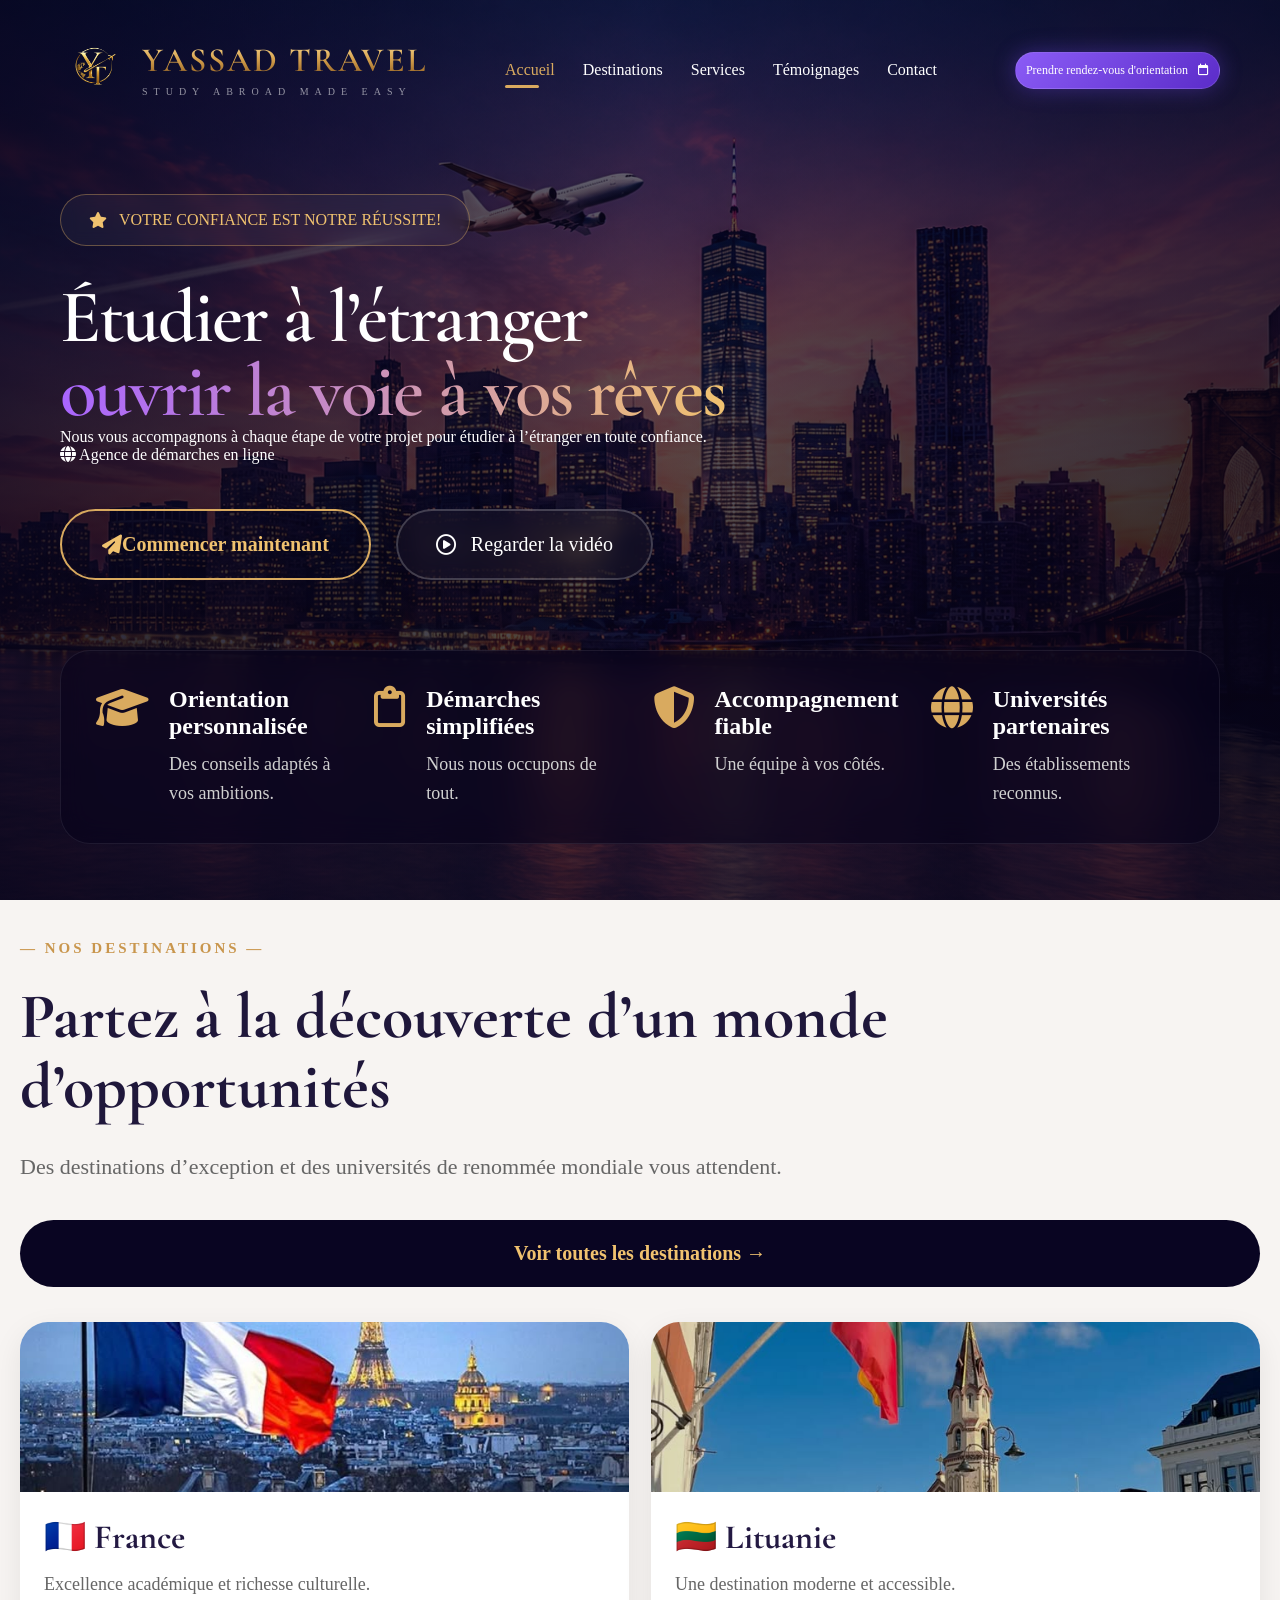
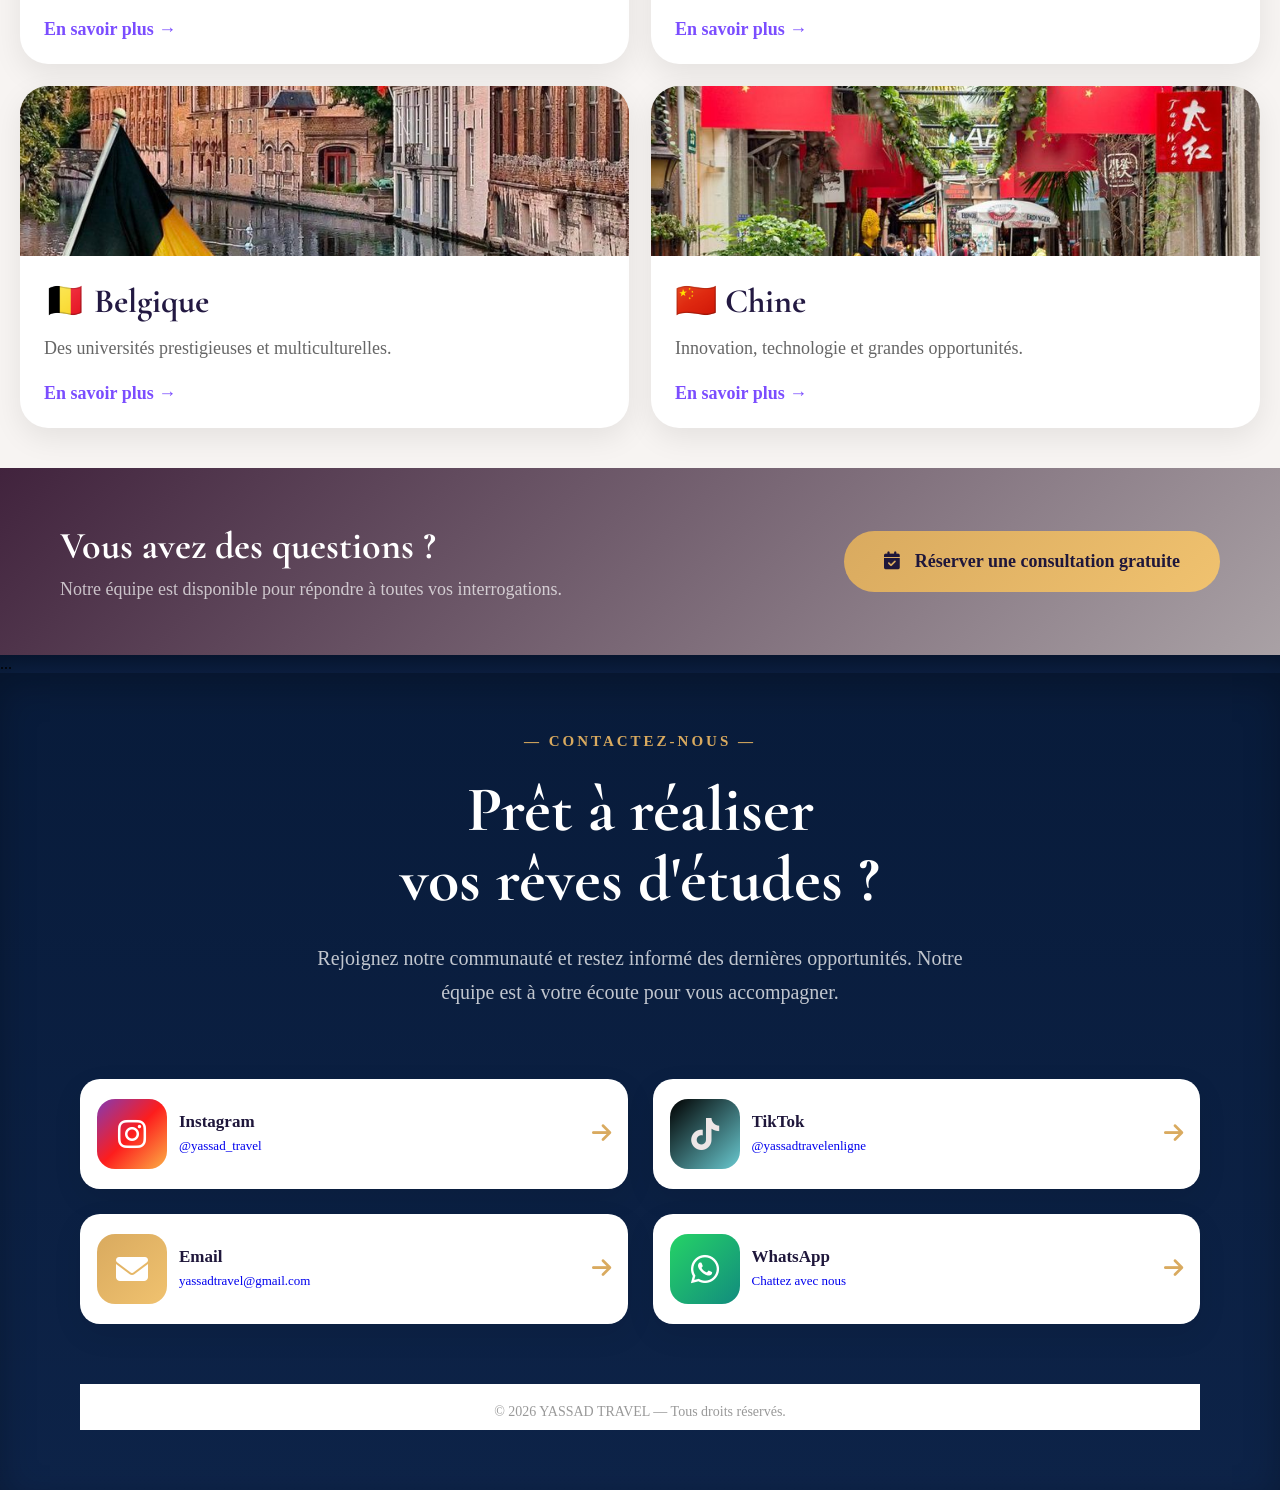
<file: index.html>
<!DOCTYPE html>
<html lang="fr">

<head>
    <meta charset="UTF-8">
    <meta name="viewport" content="width=device-width, initial-scale=1.0">

    <title>YASSAD TRAVEL</title>

    <!-- CSS -->
    <link rel="stylesheet" href="style.css">

    <!-- GOOGLE FONTS -->
    <link href="https://fonts.googleapis.com/css2?family=Cormorant+Garamond:wght@400;500;600;700&family=Poppins:wght@300;400;500;600&display=swap" rel="stylesheet">

    <!-- ICONS -->
    <link rel="stylesheet" href="https://cdnjs.cloudflare.com/ajax/libs/font-awesome/6.5.2/css/all.min.css">
</head>

<body>

    <!-- HERO -->
    <section class="hero">

        <!-- NAVBAR -->
        <nav class="navbar">

            <!-- LOGO -->
            <div class="logo">

                <img src="images/logo-yassad.png" alt="YASSAD Logo">

                <div class="logo-text">
                    <h1>YASSAD TRAVEL</h1>
                    <p>STUDY ABROAD MADE EASY</p>
                </div>

            </div>

            <!-- MENU -->
            <ul class="nav-links">
                <li><a href="#" class="active">Accueil</a></li>
                <li><a href="#destinations">Destinations</a></li>
                <li><a href="services.html">Services</a></li>
                <li><a href="#">Témoignages</a></li>
                <li><a href="#contact">Contact</a></li>
            </ul>

            <!-- BUTTON -->
          

            <a href="https://wa.me/213795544238?text=Bonjour%20YASSAD%20TRAVEL,%20je%20souhaite%20prendre%20un%20rendez-vous%20d'orientation."
target="_blank"
class="btn-rdv">
    Prendre rendez-vous d'orientation
    <i class="fa-regular fa-calendar"></i>
</a>

        </nav>

        <!-- HERO CONTENT -->
        <div class="hero-content">

            <div class="badge">
                <i class="fa-solid fa-star"></i>
                VOTRE CONFIANCE EST NOTRE RÉUSSITE!
            </div>

            <h2>
                Étudier à l’étranger <br>
                <span class="gradient">
                    ouvrir la voie à vos rêves
                </span>
            </h2>

            <p>
                Nous vous accompagnons à chaque étape de votre projet
                pour étudier à l’étranger en toute confiance.
            </p>
            <div class="online-badge">
    <i class="fa-solid fa-globe"></i>
    Agence de démarches en ligne
</div>

            <!-- BUTTONS -->
            <div class="hero-buttons">

               <a href="#" class="btn-primary" onclick="openPopup()">
    <i class="fa-solid fa-paper-plane"></i>
    Commencer maintenant
</a>
                <a href="#" class="btn-video">
                    <i class="fa-regular fa-circle-play"></i>
                    Regarder la vidéo
                </a>

            </div>

        </div>

        <!-- FEATURES -->
        <div class="features">

            <!-- FEATURE 1 -->
            <div class="feature">

                <i class="fa-solid fa-graduation-cap"></i>

                <div>
                    <h4>Orientation personnalisée</h4>
                    <p>Des conseils adaptés à vos ambitions.</p>
                </div>

            </div>

            <!-- FEATURE 2 -->
            <div class="feature">

                <i class="fa-regular fa-clipboard"></i>

                <div>
                    <h4>Démarches simplifiées</h4>
                    <p>Nous nous occupons de tout.</p>
                </div>

            </div>

            <!-- FEATURE 3 -->
            <div class="feature">

                <i class="fa-solid fa-shield-halved"></i>

                <div>
                    <h4>Accompagnement fiable</h4>
                    <p>Une équipe à vos côtés.</p>
                </div>

            </div>

            <!-- FEATURE 4 -->
            <div class="feature">

                <i class="fa-solid fa-globe"></i>

                <div>
                    <h4>Universités partenaires</h4>
                    <p>Des établissements reconnus.</p>
                </div>

            </div>

        </div>

    </section>

    <!-- DESTINATIONS -->
    <section class="destinations" id="destinations">

        <!-- LEFT -->
        <div class="dest-left">

            <div class="mini-title">
                — NOS DESTINATIONS —
            </div>

            <h3>
                Partez à la découverte
                d’un monde d’opportunités
            </h3>

            <p>
                Des destinations d’exception et des universités
                de renommée mondiale vous attendent.
            </p>

            <a href="# destinations" class="dest-btn">
                Voir toutes les destinations →
            </a>

        </div>

        <!-- RIGHT -->
        <div class="cards">

            <!-- FRANCE -->
            <div class="card">

                <img src="images/france.jpg" alt="France">

                <div class="card-content">

                    <h4>🇫🇷 France</h4>

                    <p>
                        Excellence académique et richesse culturelle.
                    </p>

                    <a href="france.html">
                        En savoir plus →
                    </a>

                </div>

            </div>

            <!-- LITUANIE -->
            <div class="card">

                <img src="images/Lituanie.jpg" alt="Lituanie">

                <div class="card-content">

                    <h4>🇱🇹 Lituanie</h4>

                    <p>
                        Une destination moderne et accessible.
                    </p>

                    <a href="lituanie.html">
                        En savoir plus →
                    </a>

                </div>

            </div>

            <!-- BELGIQUE -->
            <div class="card">

                <img src="images/belgique.jpg" alt="Belgique">

                <div class="card-content">

                    <h4>🇧🇪 Belgique</h4>

                    <p>
                        Des universités prestigieuses et multiculturelles.
                    </p>

                    <a href="#">
                        En savoir plus →
                    </a>

                </div>

            </div>

            <!-- CHINE -->
            <div class="card">

                <img src="images/chine.jpg" alt="Chine">

                <div class="card-content">

                    <h4>🇨🇳 Chine</h4>

                    <p>
                        Innovation, technologie et grandes opportunités.
                    </p>

                    <a href="#">
                        En savoir plus →
                    </a>

                </div>

            </div>

        </div>

    </section>

     <div class="contact-cta">
                <div class="cta-content">
                    <h4>Vous avez des questions ?</h4>
                    <p>Notre équipe est disponible pour répondre à toutes vos interrogations.</p>
                </div>
<a href="https://wa.me/213795544238?text=Bonjour%20YASSAD%20TRAVEL,%20je%20souhaite%20prendre%20un%20rendez-vous%20d'orientation."
   target="_blank"
   class="cta-btn">
    <i class="fa-solid fa-calendar-check"></i>
    Réserver une consultation gratuite
</a>
            </div>

        </div>
        
    </footer>
    <footer class="contact-footer" id="contact">
    ...
</footer>
        <!-- FOOTER CONTACT -->
    <footer class="contact-footer" id="contact">
        <div class="contact-container">

            <div class="contact-header">
                <div class="mini-title">
                    — CONTACTEZ-NOUS —
                </div>

                <h3>
                    Prêt à réaliser<br>
                    vos rêves d'études ?
                </h3>

                <p>
                    Rejoignez notre communauté et restez informé des dernières opportunités.
                    Notre équipe est à votre écoute pour vous accompagner.
                </p>
            </div>

            <div class="contact-cards">

                <!-- INSTAGRAM -->
                <a href="https://www.instagram.com/yassad_travel" target="_blank" class="contact-card instagram">
                    <div class="contact-icon">
                        <i class="fa-brands fa-instagram"></i>
                    </div>
                    <div class="contact-info">
                        <h4>Instagram</h4>
                        <p>@yassad_travel</p>
                    </div>
                    <div class="contact-arrow">
                        <i class="fa-solid fa-arrow-right"></i>
                    </div>
                </a>

                <!-- TIKTOK -->
                <a href="https://www.tiktok.com/@yassadtravelenligne" target="_blank" class="contact-card tiktok">
                    <div class="contact-icon">
                        <i class="fa-brands fa-tiktok"></i>
                    </div>
                    <div class="contact-info">
                        <h4>TikTok</h4>
                        <p>@yassadtravelenligne</p>
                    </div>
                    <div class="contact-arrow">
                        <i class="fa-solid fa-arrow-right"></i>
                    </div>
                </a>

                <!-- EMAIL -->
                <a href="mailto:yassadtravel@gmail.com" class="contact-card email">
                    <div class="contact-icon">
                        <i class="fa-solid fa-envelope"></i>
                    </div>
                    <div class="contact-info">
                        <h4>Email</h4>
                        <p>yassadtravel@gmail.com</p>
                    </div>
                    <div class="contact-arrow">
                        <i class="fa-solid fa-arrow-right"></i>
                    </div>
                </a>

                <!-- WHATSAPP -->
              <a href="https://wa.me/213549462589?text=Bonjour%20YASSAD%20TRAVEL,%20je%20souhaite%20obtenir%20des%20informations."
target="_blank"
class="contact-card whatsapp">
                    <div class="contact-icon">
                        <i class="fa-brands fa-whatsapp"></i>
                    </div>
                    <div class="contact-info">
                        <h4>WhatsApp</h4>
                        <p>Chattez avec nous</p>
                    </div>
                    <div class="contact-arrow">
                        <i class="fa-solid fa-arrow-right"></i>
                    </div>
                </a>

            </div>

           

<div class="bottom-footer">
    <p>© 2026 YASSAD TRAVEL — Tous droits réservés.</p>
</div>
<!-- POPUP DESTINATION -->

<div class="popup-overlay" id="popup">

    <div class="popup-box">

        <span class="close-popup" onclick="closePopup()">×</span>

        <div class="popup-icon">
            <i class="fa-solid fa-plane-departure"></i>
        </div>

        <h2>
            Commencez votre aventure avec YASSAD TRAVEL ✈️
        </h2>

        <p>
            Choisissez votre destination et commencez vos démarches 
            pour réaliser votre projet d'études à l'étranger.
        </p>


        <div class="popup-buttons">


            <a href="services.html">
                📋 Voir les démarches
            </a>

        </div>

    </div>

</div>


<script>

function openPopup(){

    document.getElementById("popup").style.display="flex";

}


function closePopup(){

    document.getElementById("popup").style.display="none";

}

</script>


</body>
</html>
</file>
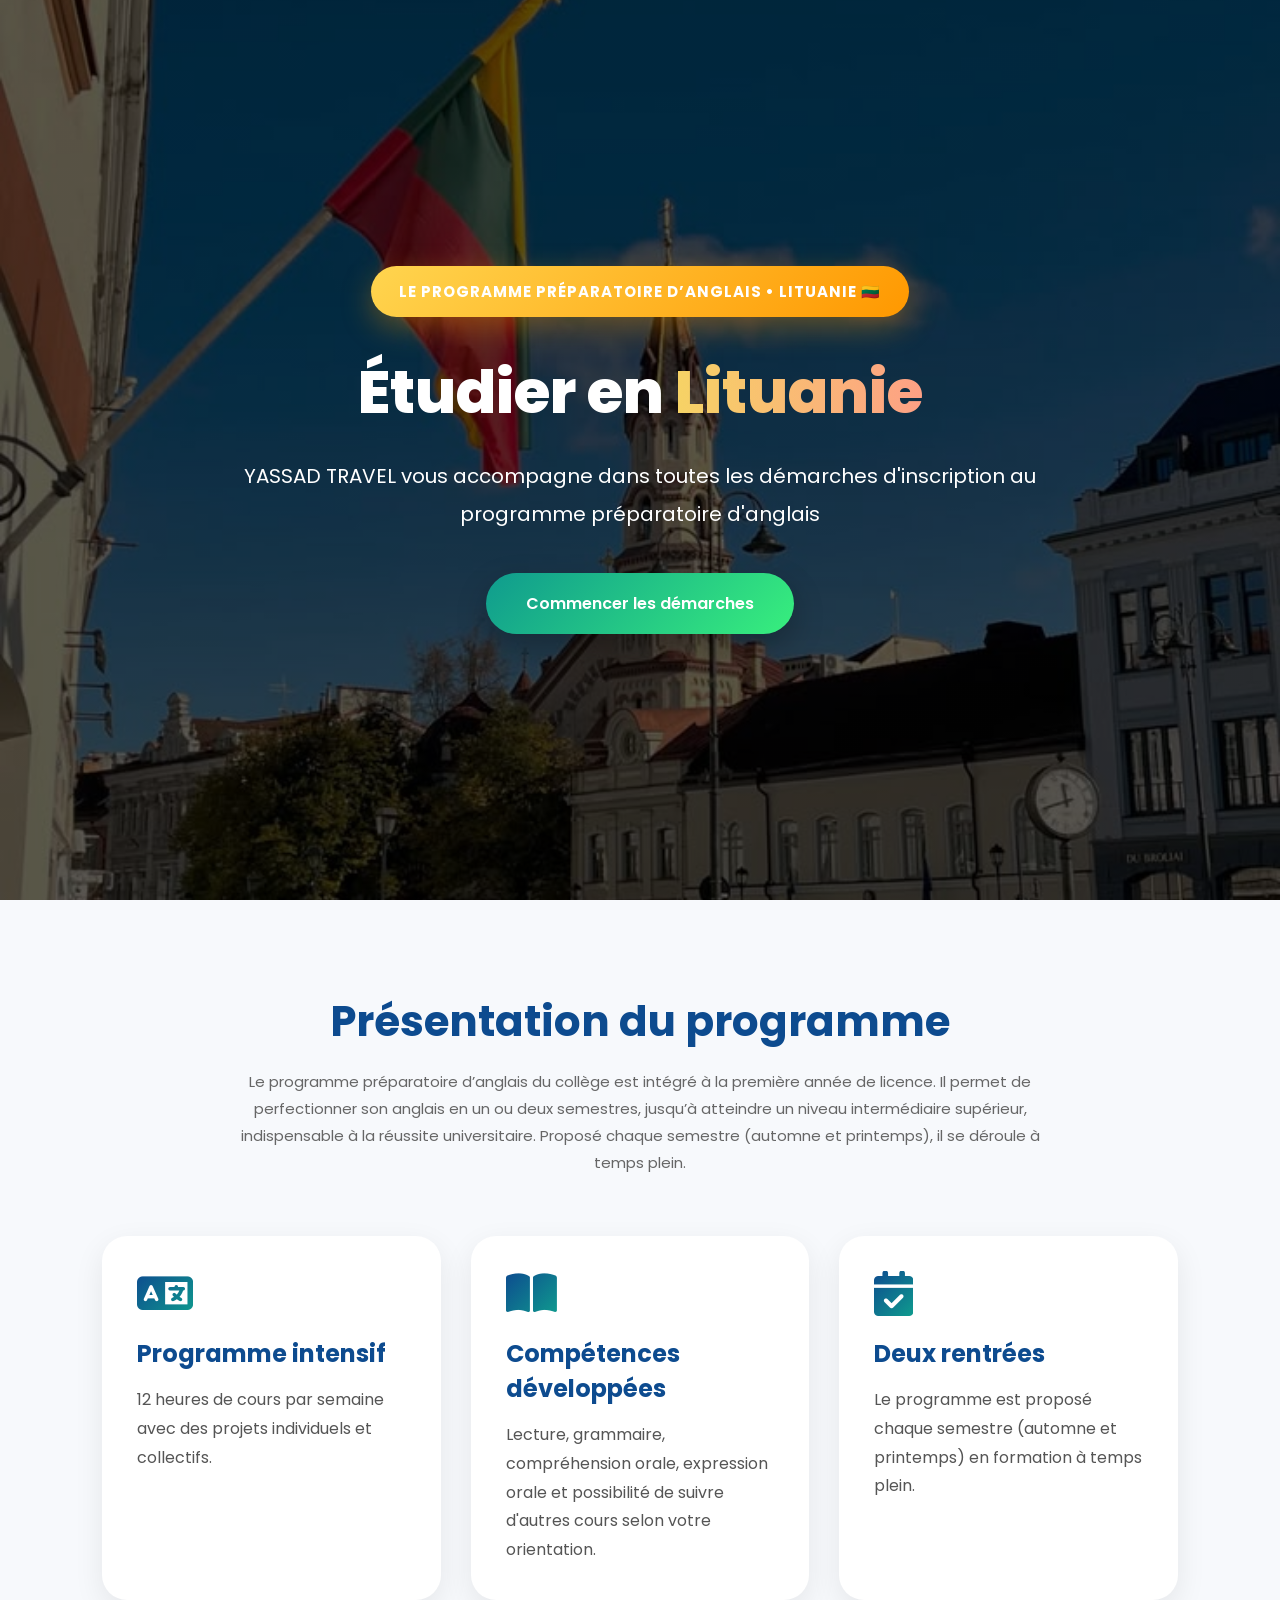
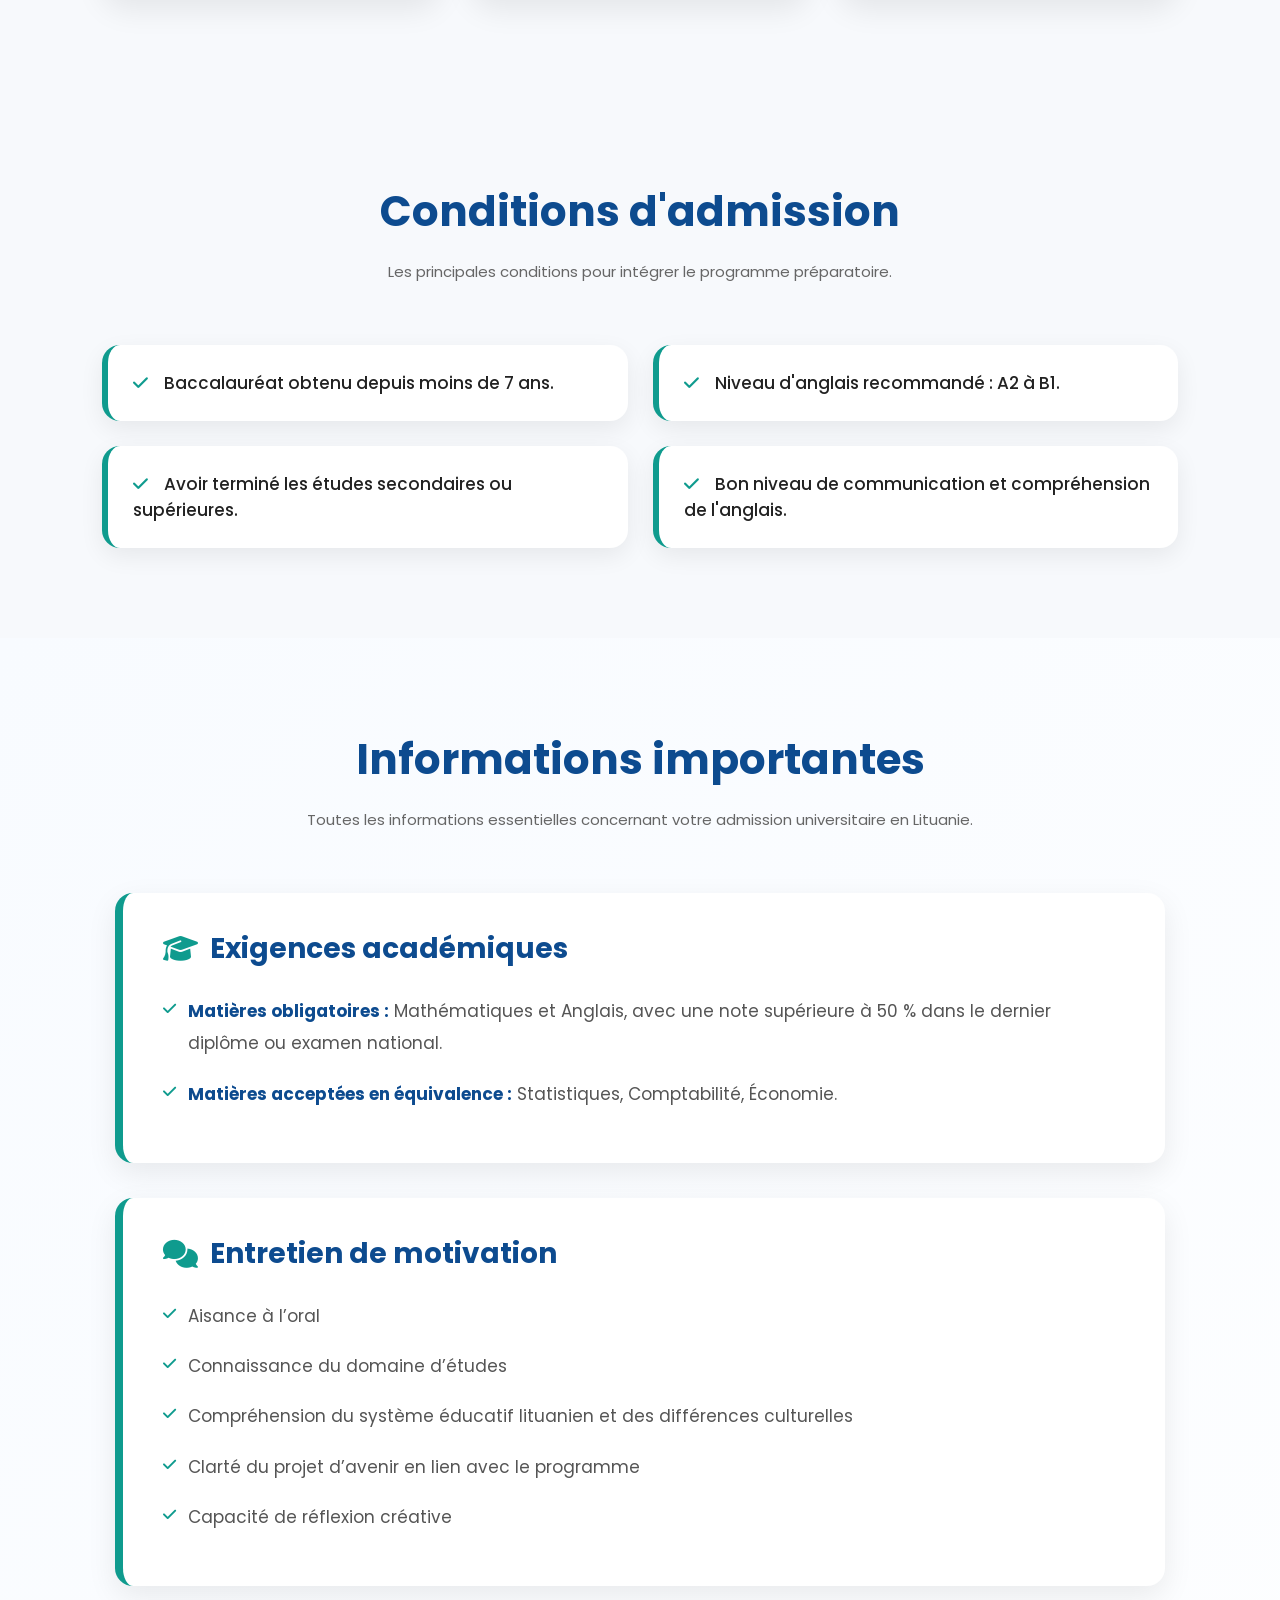
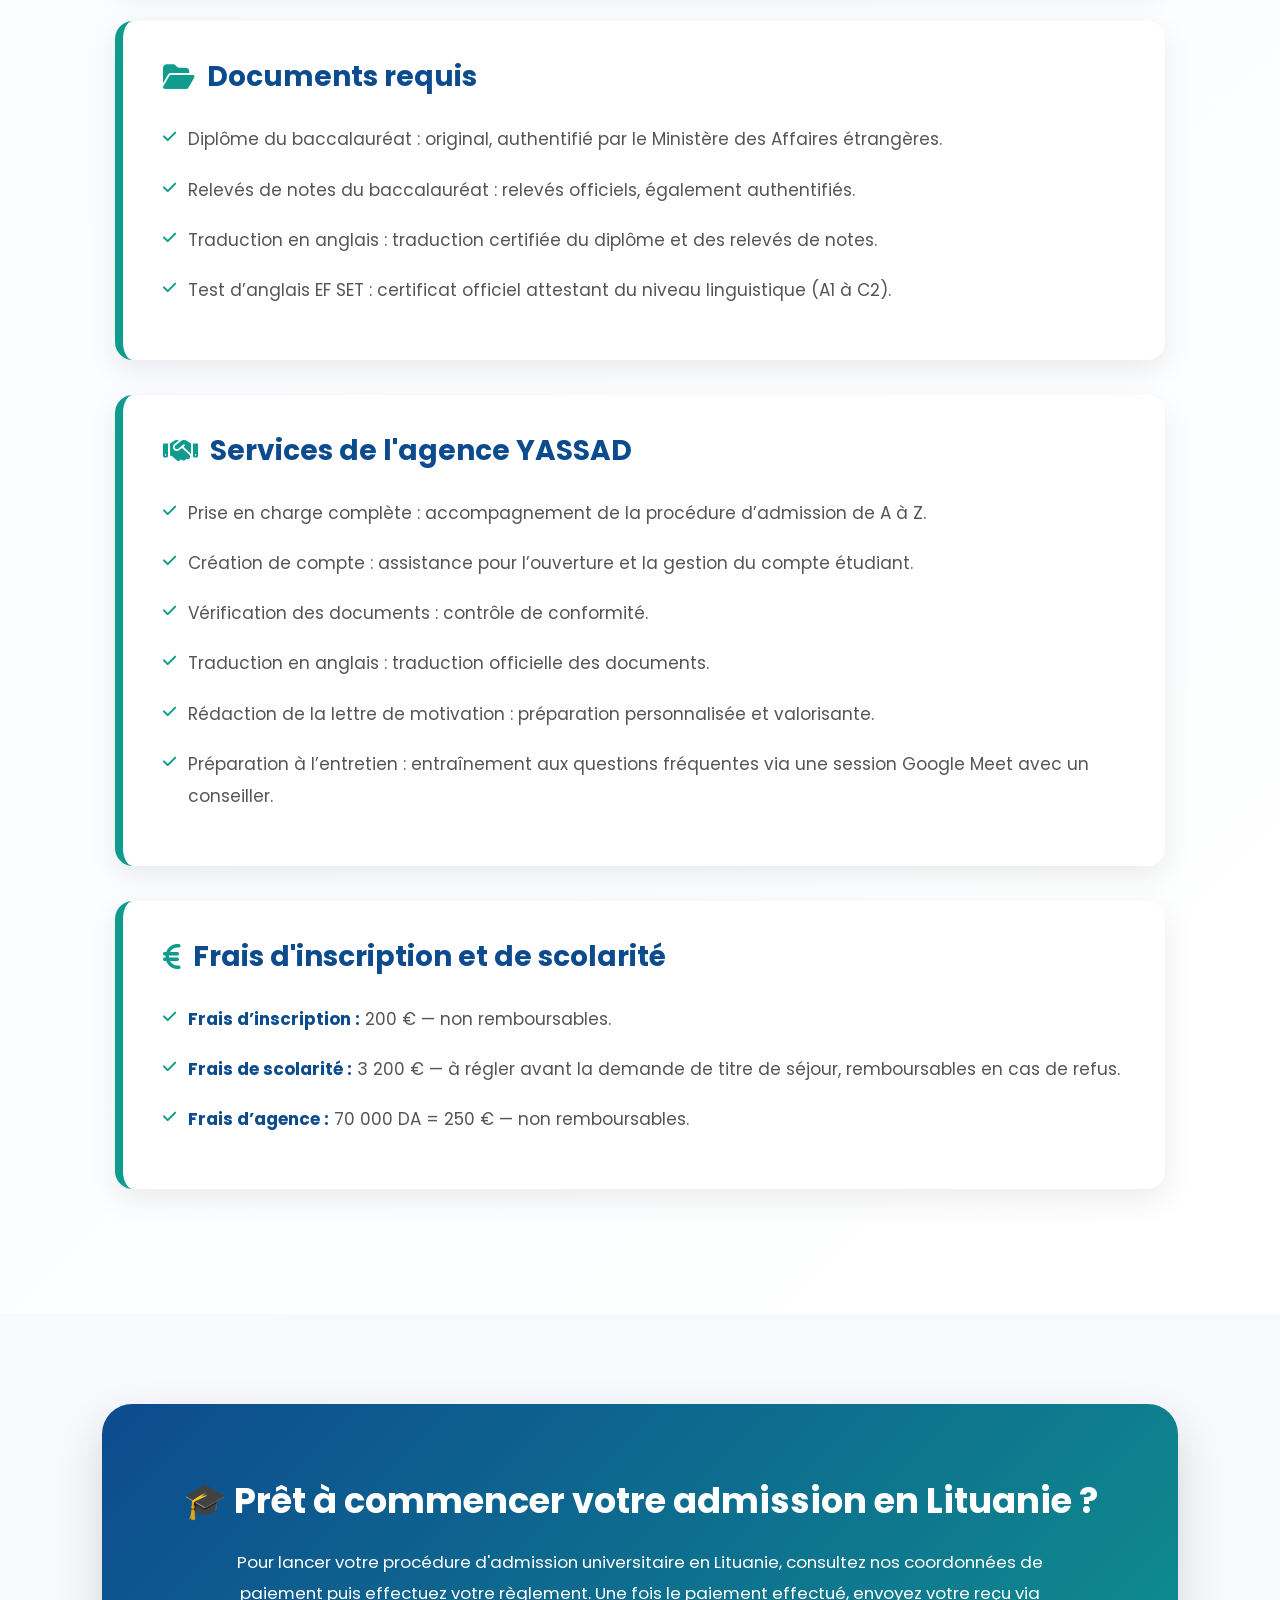
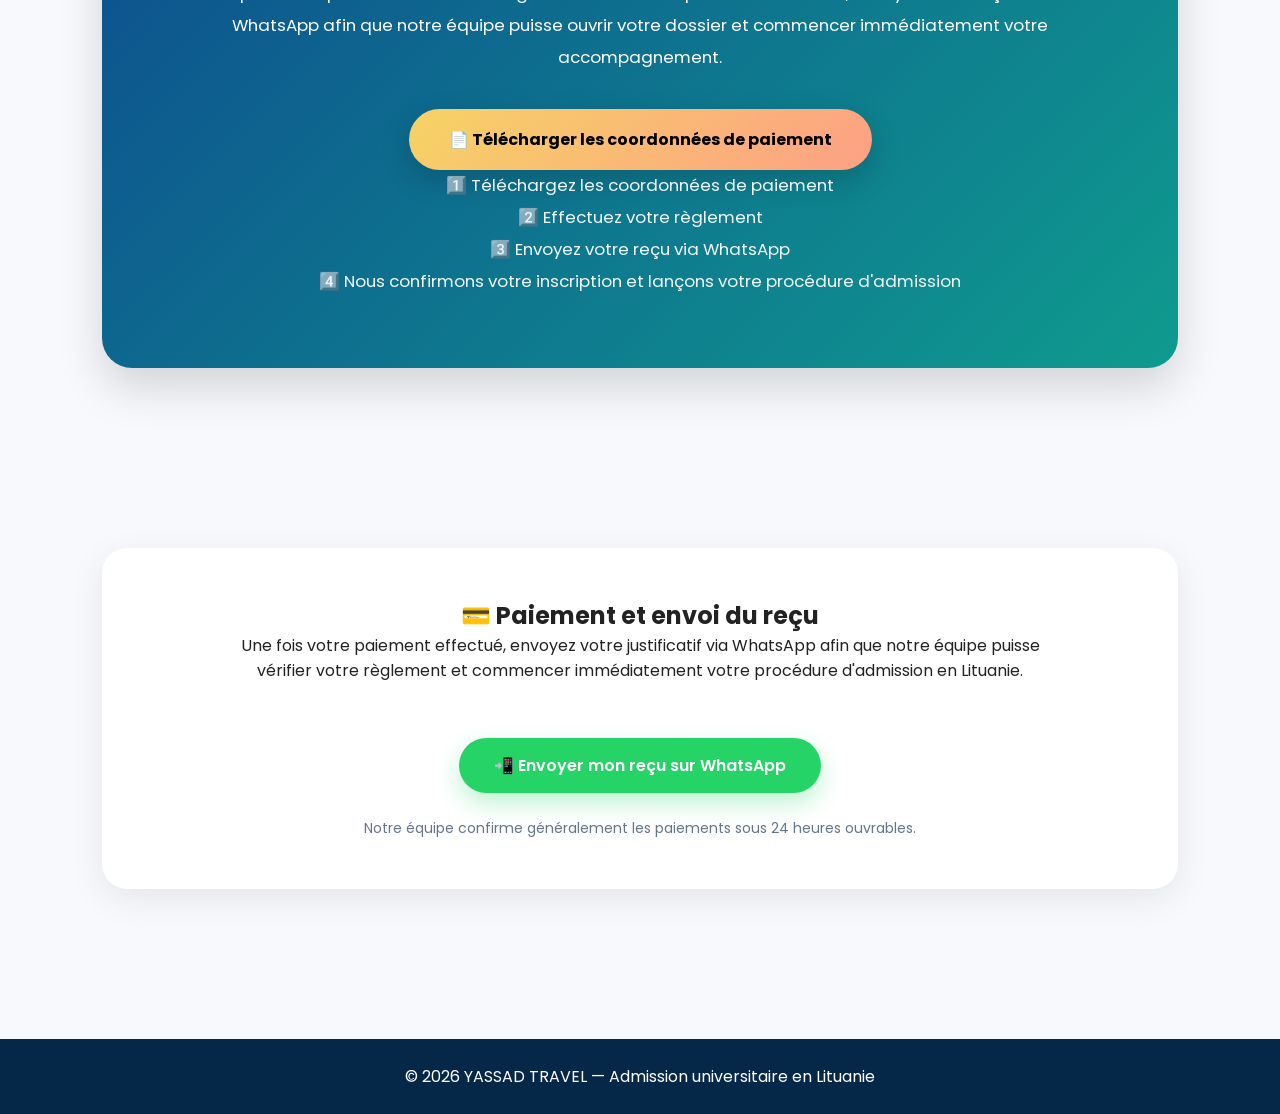
<file: admissionLituanie.html>
<!DOCTYPE html>
<html lang="fr">

<head>

<meta charset="UTF-8">
<meta name="viewport" content="width=device-width, initial-scale=1.0">

<title>Admission en Lituanie | YASSAD TRAVEL</title>

<link href="https://fonts.googleapis.com/css2?family=Poppins:wght@300;400;500;600;700;800&display=swap" rel="stylesheet">

<link rel="stylesheet"
href="https://cdnjs.cloudflare.com/ajax/libs/font-awesome/6.5.2/css/all.min.css">

<style>

*{
margin:0;
padding:0;
box-sizing:border-box;
font-family:'Poppins',sans-serif;
scroll-behavior:smooth;
}

body{
background:#f7f9fc;
color:#222;
overflow-x:hidden;
}

:root{

--blue:#0d4b8f;
--green:#0f9b8e;
--green2:#38ef7d;
--gold:#f6d365;
--orange:#fda085;

}

.hero{

min-height:100vh;

background:
linear-gradient(rgba(0,0,0,.60),rgba(0,0,0,.60)),
url("images/Lituanie.jpg") center/cover;

display:flex;
justify-content:center;
align-items:center;
text-align:center;
padding:40px;

}

.hero-content{

max-width:900px;
color:white;
animation:fadeUp 1.2s;

}

.badge{

display:inline-flex;
align-items:center;
justify-content:center;
gap:10px;

padding:14px 28px;

border-radius:60px;

background:linear-gradient(135deg,#FFD54F,#FF9800);

color:#fff;

font-size:15px;
font-weight:700;
letter-spacing:1px;
text-transform:uppercase;
text-align:center;

box-shadow:0 10px 30px rgba(255,152,0,.35);

margin-bottom:30px;

animation:pulseBadge 2s infinite;

}



@keyframes pulseBadge{

0%{
transform:scale(1);
box-shadow:0 10px 30px rgba(255,152,0,.35);
}

50%{
transform:scale(1.05);
box-shadow:0 18px 40px rgba(255,152,0,.55);
}

100%{
transform:scale(1);
box-shadow:0 10px 30px rgba(255,152,0,.35);
}

}

.hero h1{

font-size:60px;

margin-bottom:20px;

font-weight:800;

}

.hero h1 span{

background:linear-gradient(90deg,#f6d365,#fda085);

-webkit-background-clip:text;
-webkit-text-fill-color:transparent;

}

.hero p{

font-size:20px;

line-height:1.9;

margin-bottom:40px;

}

.btn{

display:inline-block;

padding:18px 40px;

border-radius:50px;

background:linear-gradient(135deg,var(--green),var(--green2));

color:white;

text-decoration:none;

font-weight:600;

transition:.35s;

box-shadow:0 12px 30px rgba(0,0,0,.25);

}

.btn:hover{

transform:translateY(-5px);

}

section{

padding:90px 8%;

}

.container{

max-width:1200px;

margin:auto;

}

.title{

text-align:center;

margin-bottom:60px;

}

.title h2{

font-size:42px;

color:var(--blue);

margin-bottom:15px;

}

.title p{

max-width:850px;

margin:auto;

color:#666;

font-size:15px;

line-height:1.8;

}

.grid{

display:grid;

grid-template-columns:repeat(auto-fit,minmax(320px,1fr));

gap:30px;

}

.card{

background:white;

padding:35px;

border-radius:25px;

box-shadow:0 10px 30px rgba(0,0,0,.08);

transition:.35s;

}

.card:hover{

transform:translateY(-8px);

}

.card i{

font-size:45px;

margin-bottom:20px;

background:linear-gradient(135deg,var(--blue),var(--green));

-webkit-background-clip:text;

-webkit-text-fill-color:transparent;

}

.card h3{

color:var(--blue);

margin-bottom:15px;

font-size:24px;

}

.card p{

line-height:1.8;

color:#555;

}

.list{

display:grid;

grid-template-columns:repeat(auto-fit,minmax(350px,1fr));

gap:25px;

}

.item{

background:white;

padding:25px;

border-left:6px solid var(--green);

border-radius:18px;

box-shadow:0 8px 25px rgba(0,0,0,.07);

font-size:17px;

font-weight:500;

}

.item i{

color:var(--green);

margin-right:12px;

}

.timeline{

margin-top:50px;

}

.step{

display:flex;

gap:25px;

margin-bottom:30px;

align-items:flex-start;

}

.number{

width:65px;

height:65px;

border-radius:50%;

background:linear-gradient(135deg,var(--blue),var(--green));

color:white;

display:flex;

justify-content:center;

align-items:center;

font-size:24px;

font-weight:bold;

flex-shrink:0;

}

.step-content{

background:white;

padding:25px;

border-radius:20px;

box-shadow:0 8px 25px rgba(0,0,0,.08);

width:100%;

}

.step-content h3{

margin-bottom:12px;

color:var(--blue);

}

.step-content p{

line-height:1.8;

color:#555;

}
/*==========================
SECTION TARIFS
==========================*/

.pricing{

background:#f8fbff;

}

.price-grid{

display:grid;

grid-template-columns:repeat(auto-fit,minmax(300px,1fr));

gap:30px;

}

.price-card{

background:white;

padding:40px;

border-radius:25px;

text-align:center;

box-shadow:0 10px 30px rgba(0,0,0,.08);

transition:.35s;

}

.price-card:hover{

transform:translateY(-8px);

}

.price-card i{

font-size:50px;

margin-bottom:20px;

background:linear-gradient(135deg,var(--blue),var(--green));

-webkit-background-clip:text;

-webkit-text-fill-color:transparent;

}

.price-card h3{

color:var(--blue);

margin-bottom:15px;

}

.price{

font-size:42px;

font-weight:700;

color:var(--green);

margin:20px 0;

}

/*==========================
CTA PAIEMENT
==========================*/

.cta{

background:linear-gradient(135deg,var(--blue),var(--green));

padding:70px 45px;

border-radius:30px;

text-align:center;

color:white;

box-shadow:0 15px 35px rgba(0,0,0,.15);

}

.cta h2{

font-size:40px;

margin-bottom:20px;

}

.cta p{

max-width:850px;

margin:auto;

line-height:1.9;

font-size:17px;

}

.btn-payment{

display:inline-block;

margin-top:35px;

padding:18px 40px;

border-radius:50px;

text-decoration:none;

font-weight:700;

background:linear-gradient(135deg,#f6d365,#fda085);

color:#000;

transition:.35s;

}

.btn-payment:hover{

transform:translateY(-5px);

}

.cta-note{

margin-top:30px;

line-height:2;

}

/*==========================
WHATSAPP
==========================*/

.payment{

background:white;

padding:45px;

border-radius:25px;

box-shadow:0 10px 30px rgba(0,0,0,.08);

}

.whatsapp{

display:inline-block;

margin-top:30px;

padding:16px 35px;

border-radius:50px;

background:#25D366;

color:white;

text-decoration:none;

font-weight:600;

transition:.35s;

}

.whatsapp:hover{

transform:translateY(-5px);

}

/*==========================
FOOTER
==========================*/

footer{

background:#052748;

color:white;

padding:25px;

text-align:center;

}

/*==========================
ANIMATION
==========================*/

@keyframes fadeUp{

from{

opacity:0;

transform:translateY(40px);

}

to{

opacity:1;

transform:translateY(0);

}

}

/*==========================
RESPONSIVE
==========================*/

@media(max-width:992px){

.hero h1{

font-size:48px;

}

.grid,
.list,
.price-grid{

grid-template-columns:1fr;

}

}

@media(max-width:768px){

.hero{

padding:30px;

}

.hero h1{

font-size:38px;

}

.hero p{

font-size:16px;

}

.title h2{

font-size:30px;

}

.step{

flex-direction:column;

}

.number{

margin:auto;

}

.btn,
.btn-payment,
.whatsapp{

width:100%;
max-width:340px;
text-align:center;

}

.cta{

padding:45px 25px;

}

.cta h2{

font-size:30px;

}

}

@media(max-width:480px){

.hero h1{

font-size:30px;

}

.title h2{

font-size:26px;

}

.card,
.item,
.payment{

padding:22px;

}

.cta{

padding:35px 18px;

}

.cta h2{

font-size:24px;

}

}
/*=========================
 CONDITIONS
=========================*/

.conditions{
padding:90px 8%;
background:#ffffff;
}

.conditions-grid{

display:grid;
grid-template-columns:repeat(auto-fit,minmax(260px,1fr));
gap:30px;

}

.condition-card{

background:white;
padding:35px;
border-radius:22px;
text-align:center;
box-shadow:0 10px 30px rgba(0,0,0,.08);
transition:.4s;

}

.condition-card:hover{

transform:translateY(-8px);

}

.condition-icon{

font-size:55px;
margin-bottom:20px;

}

.condition-card h3{

color:#0d4b8f;
margin-bottom:15px;

}

.condition-card p{

color:#555;
line-height:1.8;

}

/*=========================
 DOCUMENTS
=========================*/

.documents{

padding:90px 8%;
background:linear-gradient(135deg,#edf8ff,#ffffff);

}

.documents-grid{

display:grid;
grid-template-columns:repeat(auto-fit,minmax(320px,1fr));
gap:30px;

}

.doc-card{

background:white;
padding:35px;
border-radius:20px;
box-shadow:0 10px 30px rgba(0,0,0,.08);

}

.doc-card h3{

color:#0d4b8f;
margin-bottom:20px;

}

.doc-card ul{

list-style:none;

}

.doc-card li{

margin:15px 0;
font-size:17px;

}




/*=========================================
SECTION INFORMATIONS
=========================================*/

.info-section{

padding:90px 8%;
background:linear-gradient(135deg,#f8fbff,#ffffff);

}

.info-wrapper{

max-width:1050px;
margin:auto;

}

.info-box{

background:white;
border-left:8px solid var(--green);
border-radius:18px;
padding:35px 40px;
margin-bottom:35px;
box-shadow:0 10px 30px rgba(0,0,0,.08);
transition:.35s;

}

.info-box:hover{

transform:translateY(-6px);

}

.info-box h3{

display:flex;
align-items:center;
gap:12px;

font-size:28px;
color:var(--blue);

margin-bottom:25px;

}

.info-box h3 i{

color:var(--green);

}

.info-box ul{

list-style:none;

}

.info-box li{

margin-bottom:18px;
line-height:1.9;
font-size:17px;
color:#555;

display:flex;
align-items:flex-start;
gap:12px;

}

.info-box li i{

color:var(--green);
margin-top:6px;
font-size:15px;
flex-shrink:0;

}

.info-box strong{

color:var(--blue);

}

/*==========================
RESPONSIVE TABLETTE
==========================*/

@media(max-width:768px){

.info-section{

padding:70px 6%;

}

.info-box{

padding:28px;

}

.info-box h3{

font-size:24px;

}

.info-box li{

font-size:15px;

}

}

/*==========================
RESPONSIVE MOBILE
==========================*/

@media(max-width:480px){

.info-box{

padding:22px;

}

.info-box h3{

font-size:21px;
line-height:1.4;

}

.info-box li{

font-size:14px;
line-height:1.8;

}

}

/*=====================================
SECTION PAIEMENT
=====================================*/

.payment-section{
margin-bottom:60px;
}

.payment{
background:white;
padding:50px;
border-radius:25px;
box-shadow:0 10px 35px rgba(0,0,0,.08);
}

.cta{
background:linear-gradient(135deg,#0d4b8f,#0f9b8e);
color:white;
padding:70px 50px;
border-radius:30px;
text-align:center;
box-shadow:0 20px 45px rgba(0,0,0,.15);
}

.cta h2{
font-size:2.2rem;
margin-bottom:20px;
font-weight:700;

}

.cta p{
max-width:850px;
margin:auto;
line-height:1.9;
font-size:1.05rem;
}

.btn-payment{
display:inline-block;
margin-top:35px;
background:linear-gradient(135deg,#f6d365,#fda085);
color:#000;
padding:18px 40px;
border-radius:50px;
text-decoration:none;
font-weight:700;
font-size:1rem;
transition:.3s;
box-shadow:0 10px 30px rgba(0,0,0,.18);
}

.btn-payment:hover{
transform:translateY(-4px);
box-shadow:0 15px 40px rgba(0,0,0,.25);
}

.cta-note{
margin-top:30px;
font-size:15px;
line-height:2;
opacity:.95;
}

.whatsapp{
display:inline-block;
background:#25D366;
color:white;
padding:15px 35px;
border-radius:50px;
text-decoration:none;
font-weight:600;
margin-top:25px;
transition:.3s;
box-shadow:0 10px 25px rgba(37,211,102,.3);
}

.whatsapp:hover{
transform:translateY(-3px);
box-shadow:0 15px 35px rgba(37,211,102,.45);
}

/*=====================================
RESPONSIVE
=====================================*/

@media(max-width:992px){

.cta{
padding:50px 35px;
}

.payment{
padding:35px;
}

}

@media(max-width:768px){

.cta{
padding:40px 25px;
}

.cta h2{
font-size:1.8rem;
}

.cta p{
font-size:15px;
}

.payment{
padding:25px;
}

.btn-payment,
.whatsapp{
width:100%;
max-width:340px;
text-align:center;
}

}

@media(max-width:480px){

.cta{
padding:30px 18px;
}

.cta h2{
font-size:1.5rem;
}

.cta-note{
font-size:14px;
line-height:1.8;
}

.payment{
padding:20px;
}

}

</style>

</head>

<body>

<!-- HERO -->

<section class="hero">

<div class="hero-content">

<div class="badge">
    Le programme préparatoire d’anglais • LITUANIE 🇱🇹
</div>

<h1>

Étudier en <span>Lituanie</span>

</h1>

<p>

YASSAD TRAVEL vous accompagne dans toutes les démarches d'inscription au programme préparatoire d'anglais
</p>

<a href="#paiement" class="btn">

Commencer les démarches

</a>

</div>

</section>

<!-- PRESENTATION -->

<section id="presentation">

<div class="container">

<div class="title">

<h2>

Présentation du programme

</h2>

<p>

Le programme préparatoire d’anglais du collège est intégré à la première année de licence.
Il permet de perfectionner son anglais en un ou deux semestres, jusqu’à atteindre un niveau
intermédiaire supérieur, indispensable à la réussite universitaire. Proposé chaque semestre
(automne et printemps), il se déroule à temps plein.
</p>

</div>

<div class="grid">

<div class="card">

<i class="fa-solid fa-language"></i>

<h3>

Programme intensif

</h3>

<p>

12 heures de cours par semaine avec des projets individuels et collectifs.

</p>

</div>

<div class="card">

<i class="fa-solid fa-book-open"></i>

<h3>

Compétences développées

</h3>

<p>

Lecture, grammaire, compréhension orale, expression orale et possibilité de suivre d'autres cours selon votre orientation.

</p>

</div>

<div class="card">

<i class="fa-solid fa-calendar-check"></i>

<h3>

Deux rentrées

</h3>

<p>

Le programme est proposé chaque semestre (automne et printemps) en formation à temps plein.

</p>

</div>

</div>

</div>

</section>

<!-- CONDITIONS -->

<section>

<div class="container">

<div class="title">

<h2>

Conditions d'admission

</h2>

<p>

Les principales conditions pour intégrer le programme préparatoire.

</p>

</div>

<div class="list">

<div class="item">

<i class="fa-solid fa-check"></i>

Baccalauréat obtenu depuis moins de 7 ans.

</div>

<div class="item">

<i class="fa-solid fa-check"></i>

Niveau d'anglais recommandé : A2 à B1.

</div>

<div class="item">

<i class="fa-solid fa-check"></i>

Avoir terminé les études secondaires ou supérieures.

</div>

<div class="item">

<i class="fa-solid fa-check"></i>

Bon niveau de communication et compréhension de l'anglais.

</div>

</div>

</div>

</section>



<!--======================================
INFORMATIONS IMPORTANTES
=======================================-->

<section class="info-section">

<div class="container">

<div class="title">

<h2>
Informations importantes
</h2>

<p>

Toutes les informations essentielles concernant votre admission universitaire en Lituanie.

</p>

</div>

<div class="info-wrapper">

<!-- Exigences -->

<div class="info-box">

<h3>

<i class="fa-solid fa-graduation-cap"></i>

Exigences académiques

</h3>

<ul>

<li>
<i class="fa-solid fa-check"></i>

<span>
<strong>Matières obligatoires :</strong> Mathématiques et Anglais, avec une note supérieure à 50 % dans le dernier diplôme ou examen national.
</span>

</li>

<li>
<i class="fa-solid fa-check"></i>

<span>
<strong>Matières acceptées en équivalence :</strong> Statistiques, Comptabilité, Économie.
</span>

</li>

</ul>

</div>

<!-- Entretien -->

<div class="info-box">

<h3>

<i class="fa-solid fa-comments"></i>

Entretien de motivation

</h3>

<ul>

<li><i class="fa-solid fa-check"></i><span>Aisance à l’oral</span></li>

<li><i class="fa-solid fa-check"></i><span>Connaissance du domaine d’études</span></li>

<li><i class="fa-solid fa-check"></i><span>Compréhension du système éducatif lituanien et des différences culturelles</span></li>

<li><i class="fa-solid fa-check"></i><span>Clarté du projet d’avenir en lien avec le programme</span></li>

<li><i class="fa-solid fa-check"></i><span>Capacité de réflexion créative</span></li>

</ul>

</div>

<!-- Documents -->

<div class="info-box">

<h3>

<i class="fa-solid fa-folder-open"></i>

Documents requis

</h3>

<ul>

<li><i class="fa-solid fa-check"></i><span>Diplôme du baccalauréat : original, authentifié par le Ministère des Affaires étrangères.</span></li>

<li><i class="fa-solid fa-check"></i><span>Relevés de notes du baccalauréat : relevés officiels, également authentifiés.</span></li>

<li><i class="fa-solid fa-check"></i><span>Traduction en anglais : traduction certifiée du diplôme et des relevés de notes.</span></li>

<li><i class="fa-solid fa-check"></i><span>Test d’anglais EF SET : certificat officiel attestant du niveau linguistique (A1 à C2).</span></li>

</ul>

</div>

<!-- Services -->

<div class="info-box">

<h3>

<i class="fa-solid fa-handshake"></i>

Services de l'agence YASSAD

</h3>

<ul>

<li><i class="fa-solid fa-check"></i><span>Prise en charge complète : accompagnement de la procédure d’admission de A à Z.</span></li>

<li><i class="fa-solid fa-check"></i><span>Création de compte : assistance pour l’ouverture et la gestion du compte étudiant.</span></li>

<li><i class="fa-solid fa-check"></i><span>Vérification des documents : contrôle de conformité.</span></li>

<li><i class="fa-solid fa-check"></i><span>Traduction en anglais : traduction officielle des documents.</span></li>

<li><i class="fa-solid fa-check"></i><span>Rédaction de la lettre de motivation : préparation personnalisée et valorisante.</span></li>

<li><i class="fa-solid fa-check"></i><span>Préparation à l’entretien : entraînement aux questions fréquentes via une session Google Meet avec un conseiller.</span></li>

</ul>

</div>

<!-- Tarifs -->

<div class="info-box">

<h3>

<i class="fa-solid fa-euro-sign"></i>

Frais d'inscription et de scolarité

</h3>

<ul>

<li>

<i class="fa-solid fa-check"></i>

<span>

<strong>Frais d’inscription :</strong> 200 € — non remboursables.

</span>

</li>

<li>

<i class="fa-solid fa-check"></i>

<span>

<strong>Frais de scolarité :</strong> 3 200 € — à régler avant la demande de titre de séjour, remboursables en cas de refus.

</span>

</li>

<li>

<i class="fa-solid fa-check"></i>

<span>

<strong>Frais d’agence :</strong> 70 000 DA = 250 € — non remboursables.

</span>

</li>

</ul>

</div>

</div>

</div>

</section>

<!-- =====================================
     PRÊT À COMMENCER
===================================== -->

<section>

<div class="container">

<div class="cta">

<h2>
🎓 Prêt à commencer votre admission en Lituanie ?
</h2>

<p>

Pour lancer votre procédure d'admission universitaire en Lituanie,
consultez nos coordonnées de paiement puis effectuez votre règlement.

Une fois le paiement effectué, envoyez votre reçu via WhatsApp afin que notre équipe puisse ouvrir votre dossier et commencer immédiatement votre accompagnement.

</p>

<a
href="documents/coordonnees-paiement-yassad-travel.pdf"
target="_blank"
class="btn-payment">

📄 Télécharger les coordonnées de paiement

</a>

<p class="cta-note">

1️⃣ Téléchargez les coordonnées de paiement<br>

2️⃣ Effectuez votre règlement<br>

3️⃣ Envoyez votre reçu via WhatsApp<br>

4️⃣ Nous confirmons votre inscription et lançons votre procédure d'admission

</p>

</div>

</div>

</section>


<!-- =====================================
     PAIEMENT
===================================== -->

<section id="paiement" class="payment-section">

<div class="container">

<div class="payment">

<h2 class="section-title"  style="text-align: center;">
💳 Paiement et envoi du reçu
</h2>

<p style="text-align:center;max-width:800px;margin:auto;">

Une fois votre paiement effectué, envoyez votre justificatif via WhatsApp afin que notre équipe puisse vérifier votre règlement et commencer immédiatement votre procédure d'admission en Lituanie.

</p>

<div style="text-align:center;margin-top:30px;">

<a
href="https://wa.me/213549462589"
target="_blank"
class="whatsapp">

📲 Envoyer mon reçu sur WhatsApp

</a>

</div>

<p style="
margin-top:25px;
text-align:center;
font-size:14px;
color:#64748b;
">

Notre équipe confirme généralement les paiements sous 24 heures ouvrables.

</p>

</div>

</div>

</section>


<footer>

© 2026 YASSAD TRAVEL — Admission universitaire en Lituanie

</footer>

</body>
</html>
</file>
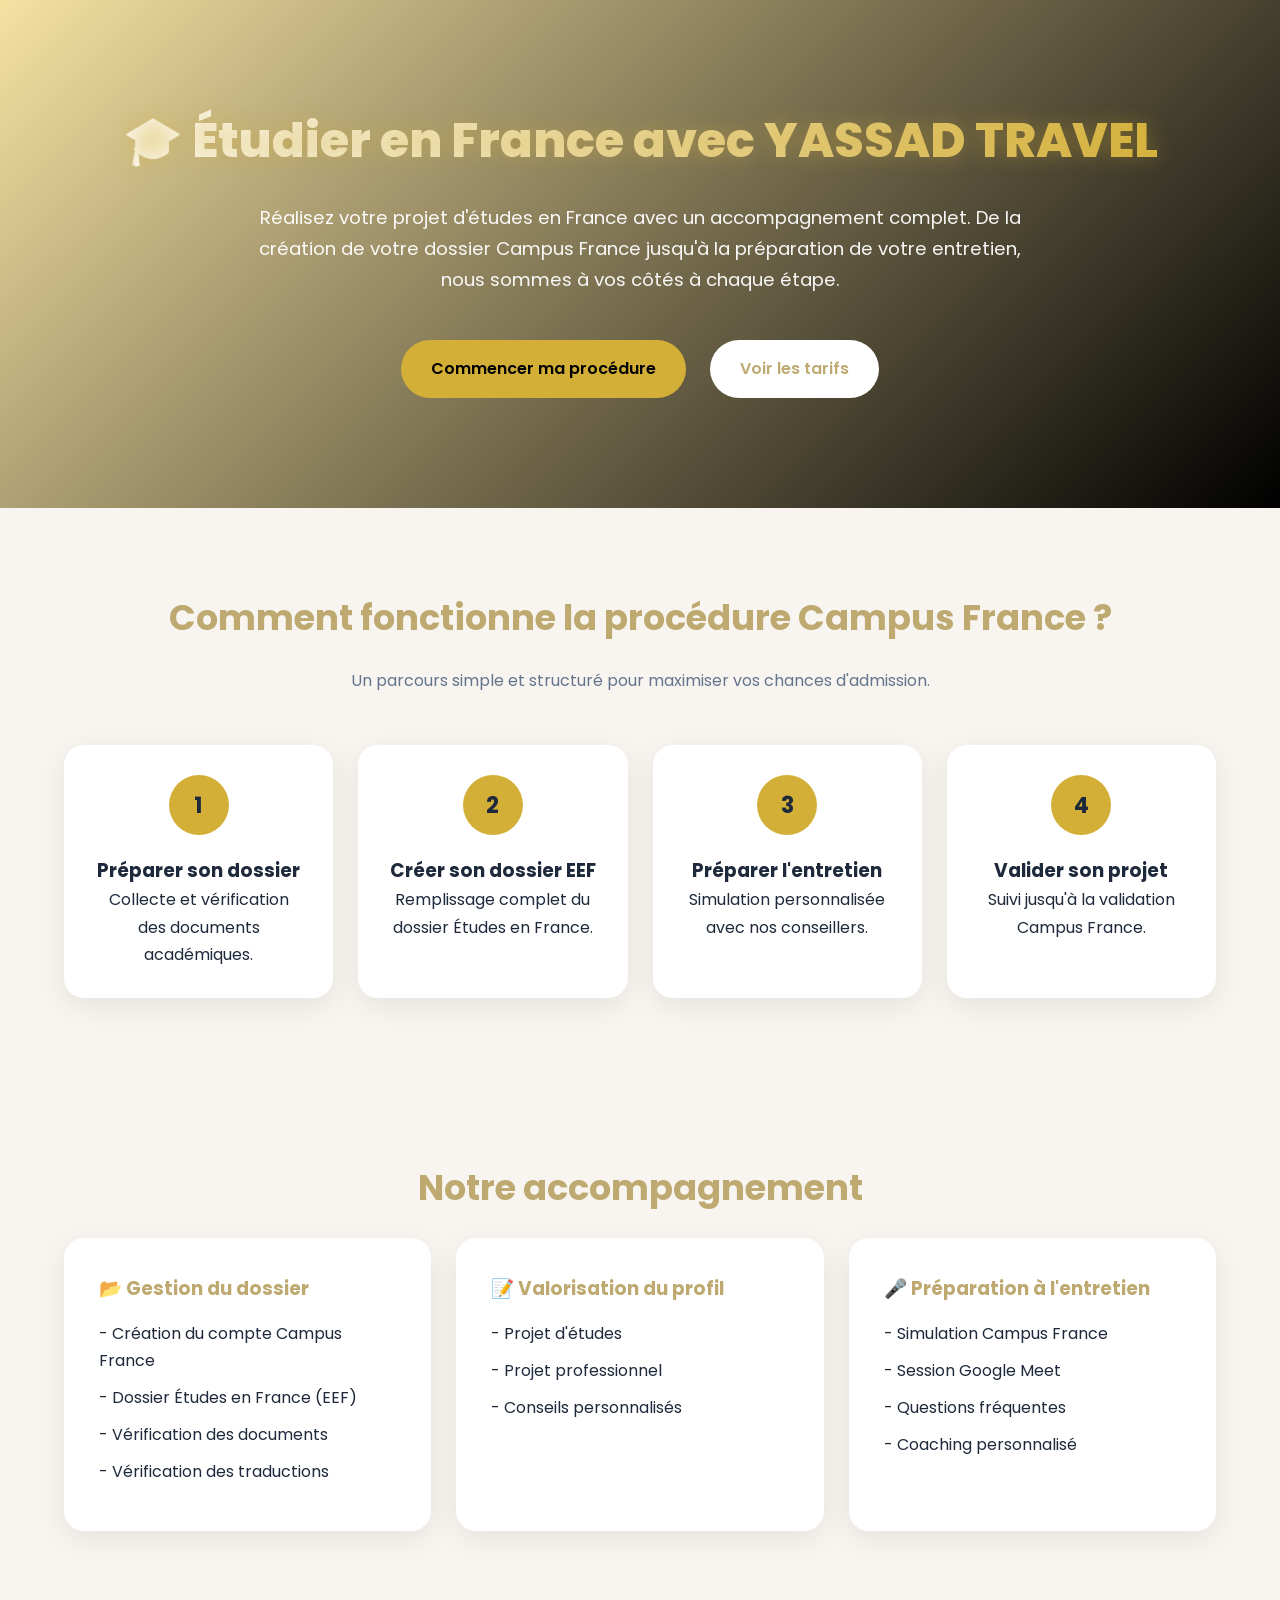
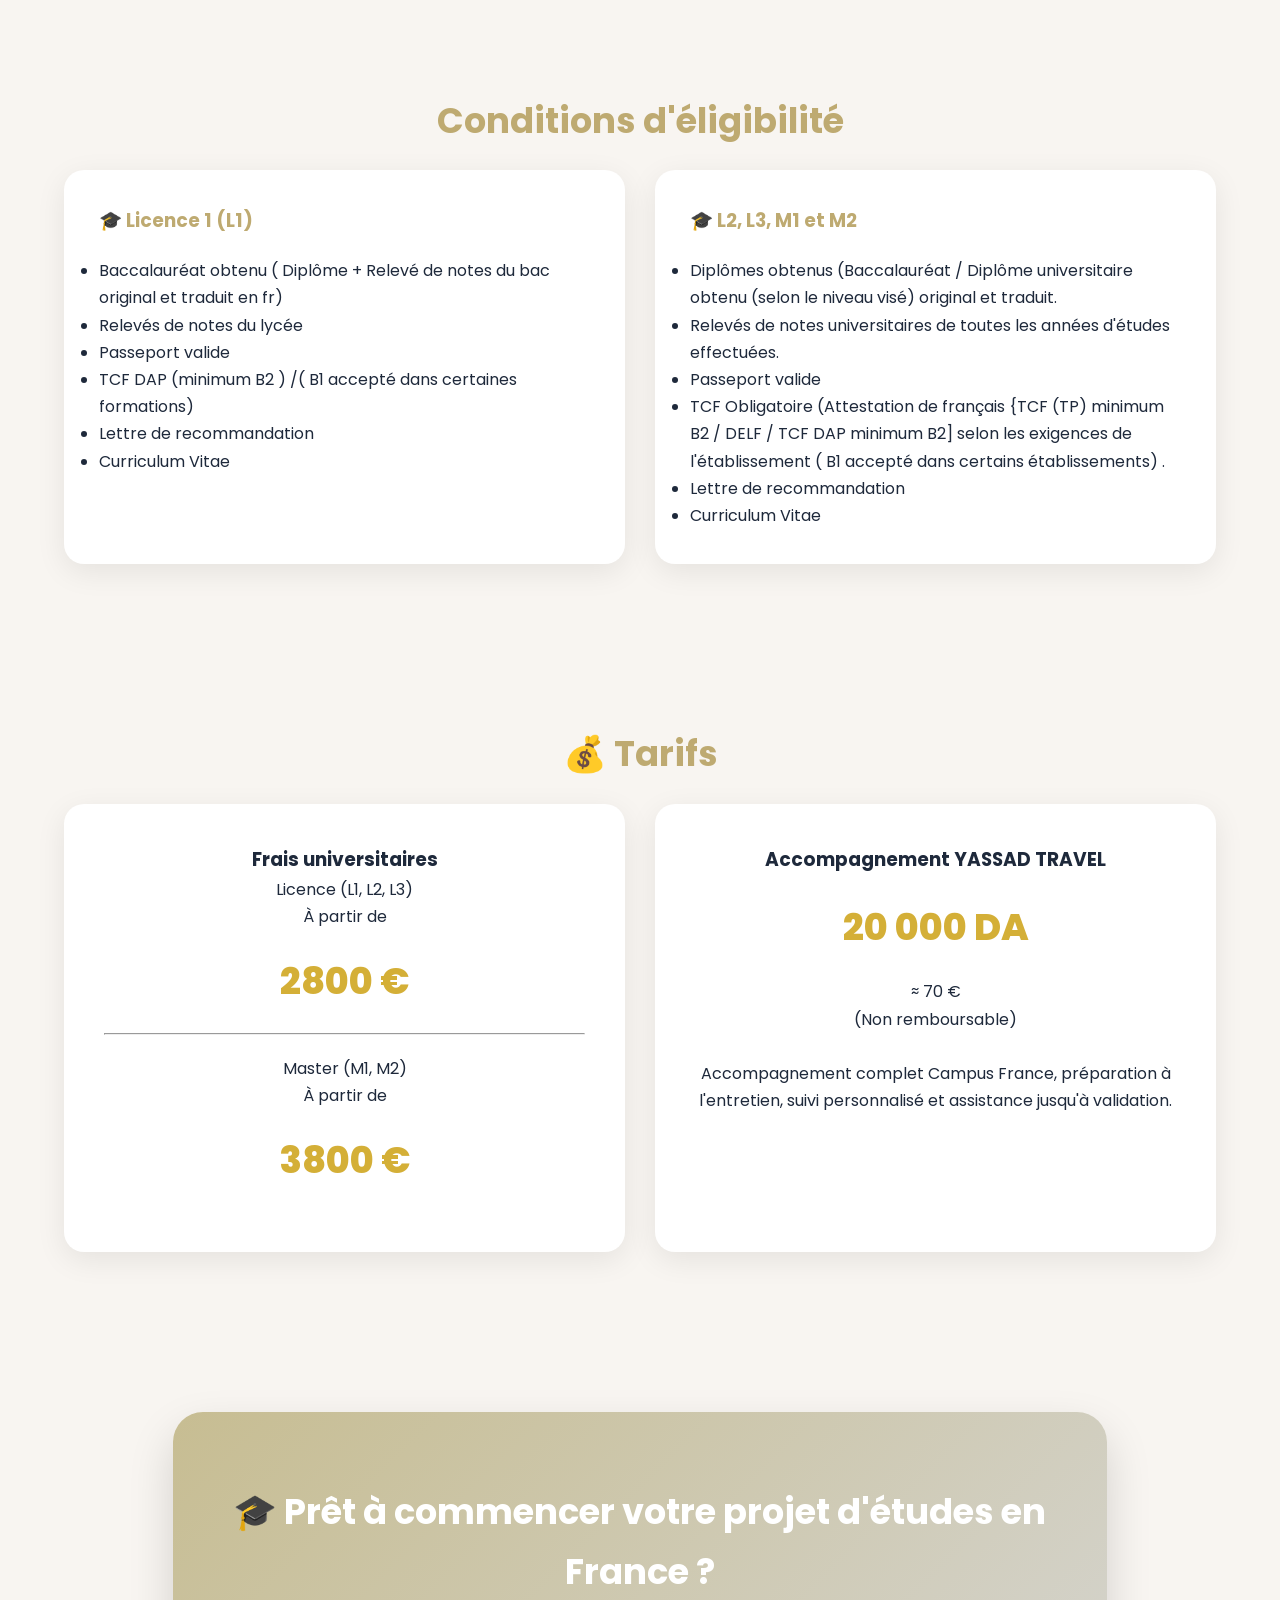
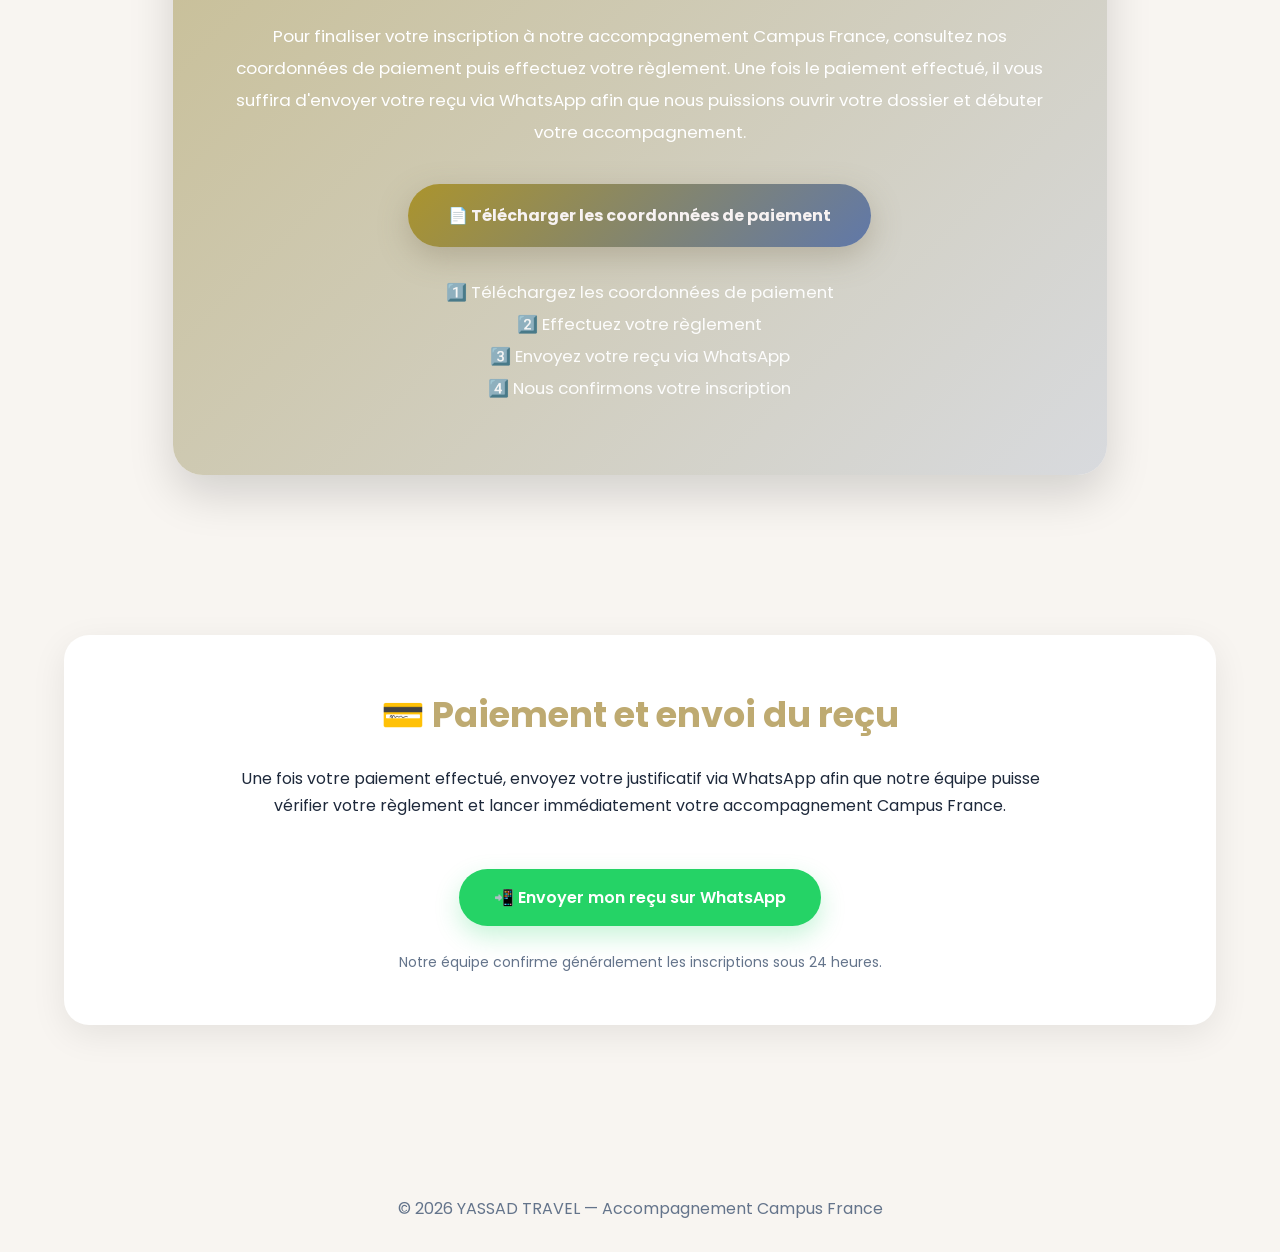
<file: campus-france.html>
<!DOCTYPE html>
<html lang="fr">
<head>
<meta charset="UTF-8">
<meta name="viewport" content="width=device-width, initial-scale=1.0">

<title>Campus France - YASSAD TRAVEL</title>

<link href="https://fonts.googleapis.com/css2?family=Poppins:wght@300;400;500;600;700;800&display=swap" rel="stylesheet">

<style>

*{
margin:0;
padding:0;
box-sizing:border-box;
font-family:'Poppins',sans-serif;
}

body{
background:#F8F5F1;
color:#1e293b;
line-height:1.7;
}

.container{
width:90%;
max-width:1200px;
margin:auto;
}

:root{
--primary:#beaa71;
--secondary:z#d8d8d8;
--gold:#D4AF37;
--white:#ffffff;
--light:#f7f9fc;
}

/* HERO */

.hero{
background:linear-gradient(135deg,#f5e1a2,#000000);
color:white;
padding:100px 0;
text-align:center;
}

/* Animation titre principal */

.hero h1{

font-size:3rem;
margin-bottom:20px;
font-weight:800;

background:linear-gradient(
90deg,
#ffffff,
#D4AF37,
#ffffff
);

background-size:200%;

-webkit-background-clip:text;
background-clip:text;

color:transparent;

animation:
shineTitle 3s linear infinite,
floatTitle 2s ease-in-out infinite alternate;

text-shadow:0 0 20px rgba(212,175,55,0.4);

}


/* Effet dégradé qui bouge */

@keyframes shineTitle{

0%{
background-position:0%;
}

100%{
background-position:200%;
}

}


/* Effet flottant */

@keyframes floatTitle{

0%{
transform:translateY(0) scale(1);
}

100%{
transform:translateY(-12px) scale(1.03);
}

}

.hero p{
max-width:800px;
margin:auto;
font-size:1.15rem;
opacity:.95;
}

.hero-buttons{
margin-top:35px;
}

.btn{
display:inline-block;
padding:15px 30px;
border-radius:50px;
text-decoration:none;
font-weight:600;
margin:10px;
transition:.3s;
}

.btn-primary{
background:var(--gold);
color:#000;
}

.btn-primary:hover{
transform:translateY(-3px);
}

.btn-secondary{
background:white;
color:var(--primary);
}

/* SECTION */

section{
padding:80px 0;
}

.section-title{
text-align:center;
font-size:2.2rem;
margin-bottom:20px;
color:var(--primary);
font-weight:700;
}

.section-subtitle{
text-align:center;
max-width:700px;
margin:auto;
margin-bottom:50px;
color:#64748b;
}

/* TIMELINE */

.timeline{
display:grid;
grid-template-columns:repeat(auto-fit,minmax(250px,1fr));
gap:25px;
}

.step{
background:white;
padding:30px;
border-radius:20px;
box-shadow:0 8px 30px rgba(0,0,0,.08);
text-align:center;
}

.step-number{
width:60px;
height:60px;
background:var(--gold);
border-radius:50%;
display:flex;
align-items:center;
justify-content:center;
font-size:1.4rem;
font-weight:bold;
margin:auto;
margin-bottom:20px;
}

/* SERVICES */

.cards{
display:grid;
grid-template-columns:repeat(auto-fit,minmax(300px,1fr));
gap:25px;
}

.card{
background:white;
padding:35px;
border-radius:20px;
box-shadow:0 8px 30px rgba(0,0,0,.08);
}

.card h3{
color:var(--primary);
margin-bottom:15px;
}

.card ul{
list-style:none;
}

.card li{
margin-bottom:10px;
}

/* ELIGIBILITY */

.eligibility{
display:grid;
grid-template-columns:repeat(auto-fit,minmax(400px,1fr));
gap:30px;
}

.box{
background:white;
padding:35px;
border-radius:20px;
box-shadow:0 8px 30px rgba(0,0,0,.08);
}

.box h3{
color:var(--primary);
margin-bottom:20px;
}

/* PRICING */

.pricing{
display:grid;
grid-template-columns:repeat(auto-fit,minmax(350px,1fr));
gap:30px;
}

.price-card{
background:white;
padding:40px;
border-radius:20px;
box-shadow:0 8px 30px rgba(0,0,0,.08);
text-align:center;
}

.price{
font-size:2.3rem;
font-weight:800;
color:var(--gold);
margin:20px 0;
}

/* PAYMENT */

.payment{
background:white;
padding:40px;
border-radius:20px;
box-shadow:0 8px 30px rgba(0,0,0,.08);
}



/* WHATSAPP */

.whatsapp{
display:inline-block;
background:#25D366;
color:white !important;
padding:15px 35px;
border-radius:50px;
text-decoration:none;
font-weight:600;
margin-top:20px;
transition:all .3s ease;
box-shadow:0 10px 25px rgba(37,211,102,.25);
}

.whatsapp:hover{
transform:translateY(-3px);
box-shadow:0 15px 35px rgba(37,211,102,.35);
}

footer{
text-align:center;
padding:30px;
color:#64748b;
}
.payment{
background:white;
padding:50px;
border-radius:25px;
box-shadow:0 10px 35px rgba(0,0,0,.08);
}

.cta{
background:linear-gradient(135deg,#c7bd92,#d8dade);
color:white;
padding:70px 50px;
border-radius:30px;
text-align:center;
box-shadow:0 20px 45px rgba(0,0,0,.15);
}

.cta h2{
font-size:2.2rem;
margin-bottom:20px;
font-weight:700;
}

.cta p{
max-width:850px;
margin:auto;
line-height:1.9;
font-size:1.05rem;
}

.btn-payment{
display:inline-block;
margin-top:35px;
background : linear-gradient(135deg,#ab942d,#6078a9);
color:#f7f2f2;
padding:18px 40px;
border-radius:50px;
text-decoration:none;
font-weight:700;
font-size:1rem;
transition:.3s;
box-shadow:0 10px 30px rgba(125, 116, 89, 0.35);
}

.btn-payment:hover{
transform:translateY(-4px);
box-shadow:0 15px 40px rgba(212,175,55,.45);
}

.cta-note{
margin-top:30px !important;
font-size:15px;
opacity:.95;
line-height:2;
}

.payment-section{
margin-bottom:60px;
}
/* ==========================================
   RESPONSIVE CAMPUS FRANCE
========================================== */

@media (max-width:992px){

.hero{
    padding:70px 25px;
}

.hero h1{
    font-size:2.4rem;
}

.hero p{
    font-size:1rem;
}

section{
    padding:60px 0;
}

.timeline,
.cards,
.eligibility,
.pricing{
    grid-template-columns:1fr;
}

.payment,
.cta,
.card,
.box,
.price-card,
.step{
    padding:30px;
}

.cta h2{
    font-size:1.9rem;
}

}

/* TABLETTE */

@media (max-width:768px){

.container{
    width:92%;
}

.hero{
    padding:60px 20px;
}

.hero h1{
    font-size:2rem;
    line-height:1.3;
}

.hero p{
    font-size:16px;
}

.hero-buttons{
    display:flex;
    flex-direction:column;
    gap:15px;
    align-items:center;
}

.btn,
.btn-payment,
.whatsapp{
    width:100%;
    max-width:340px;
    text-align:center;
}

.section-title{
    font-size:1.8rem;
}

.section-subtitle{
    font-size:15px;
}

.step{
    text-align:center;
}

.card,
.box,
.price-card,
.payment{
    padding:25px;
}

.price{
    font-size:2rem;
}

.cta{
    padding:45px 25px;
}

.cta h2{
    font-size:1.7rem;
}

.cta p{
    font-size:15px;
}

}

/* TELEPHONE */

@media (max-width:480px){

.hero{
    padding:50px 15px;
}

.hero h1{
    font-size:1.6rem;
}

.hero p{
    font-size:15px;
}

.section-title{
    font-size:1.5rem;
}

.step-number{
    width:50px;
    height:50px;
    font-size:1.2rem;
}

.card h3,
.box h3{
    font-size:1.2rem;
}

.price{
    font-size:1.7rem;
}

.cta{
    padding:35px 20px;
}

.cta h2{
    font-size:1.4rem;
}

.cta-note{
    font-size:14px;
    line-height:1.8;
}

.payment{
    padding:20px;
}

footer{
    font-size:14px;
    padding:20px;
}

}


</style>
</head>

<body>

<section class="hero">

<div class="container">

<h1>🎓 Étudier en France avec YASSAD TRAVEL</h1>

<p>
Réalisez votre projet d'études en France avec un accompagnement complet.
De la création de votre dossier Campus France jusqu'à la préparation de votre entretien,
nous sommes à vos côtés à chaque étape.
</p>

<div class="hero-buttons">

<a href="#accompagnement" class="btn btn-primary">
Commencer ma procédure
</a>

<a href="#tarifs" class="btn btn-secondary">
Voir les tarifs
</a>

</div>

</div>

</section>

<section>

<div class="container">

<h2 class="section-title">
Comment fonctionne la procédure Campus France ?
</h2>

<p class="section-subtitle">
Un parcours simple et structuré pour maximiser vos chances d'admission.
</p>

<div class="timeline">

<div class="step">
<div class="step-number">1</div>
<h3>Préparer son dossier</h3>
<p>Collecte et vérification des documents académiques.</p>
</div>

<div class="step">
<div class="step-number">2</div>
<h3>Créer son dossier EEF</h3>
<p>Remplissage complet du dossier Études en France.</p>
</div>

<div class="step">
<div class="step-number">3</div>
<h3>Préparer l'entretien</h3>
<p>Simulation personnalisée avec nos conseillers.</p>
</div>

<div class="step">
<div class="step-number">4</div>
<h3>Valider son projet</h3>
<p>Suivi jusqu'à la validation Campus France.</p>
</div>

</div>

</div>

</section>

<section id="accompagnement">

<div class="container">

<h2 class="section-title">
Notre accompagnement
</h2>

<div class="cards">

<div class="card">

<h3>📂 Gestion du dossier</h3>

<ul>
<li> - Création du compte Campus France</li>
<li> - Dossier Études en France (EEF)</li>
<li> - Vérification des documents</li>
<li> - Vérification des traductions</li>
</ul>

</div>

<div class="card">

<h3>📝 Valorisation du profil</h3>

<ul>
<li> - Projet d'études</li>
<li> - Projet professionnel</li>
<li> - Conseils personnalisés</li>
</ul>

</div>

<div class="card">

<h3>🎤 Préparation à l'entretien</h3>

<ul>
<li>- Simulation Campus France</li>
<li>- Session Google Meet</li>
<li>- Questions fréquentes</li>
<li>- Coaching personnalisé</li>
</ul>

</div>

</div>

</div>

</section>

<section>

<div class="container">

<h2 class="section-title">
Conditions d'éligibilité
</h2>

<div class="eligibility">

<div class="box">

<h3>🎓 Licence 1 (L1)</h3>

<ul>
<li>Baccalauréat obtenu ( Diplôme + Relevé de notes du bac original et traduit en fr)</li>
<li> Relevés de notes du lycée</li>
<li> Passeport valide</li>
<li> TCF DAP (minimum B2 ) /( B1 accepté dans certaines formations)</li>
<li> Lettre de recommandation</li>
<li> Curriculum Vitae</li>
</ul>

</div>

<div class="box">

<h3>🎓 L2, L3, M1 et M2</h3>

<ul>
<li> Diplômes obtenus (Baccalauréat / Diplôme universitaire obtenu (selon le niveau visé) original et traduit.</li>
<li> Relevés de notes universitaires de toutes les années d'études effectuées.</li>
<li> Passeport valide</li>
<li> TCF Obligatoire (Attestation de français {TCF (TP) minimum B2 / DELF  / TCF DAP minimum B2] selon les exigences de l'établissement ( B1 accepté dans certains établissements) .</li>
<li> Lettre de recommandation</li>
<li> Curriculum Vitae</li>
</ul>

</div>

</div>

</div>

</section>

<section id="tarifs">

<div class="container">

<h2 class="section-title">
💰 Tarifs
</h2>

<div class="pricing">

<div class="price-card">

<h3>Frais universitaires</h3>

<p>Licence (L1, L2, L3)</p>
<p>À partir de</p>

<div class="price">2800 €</div>



<hr style="margin:20px 0;">

<p>Master (M1, M2)</p>
<p>À partir de</p>

<div class="price">3800 €</div>



</div>

<div class="price-card">

<h3>Accompagnement YASSAD TRAVEL</h3>

<div class="price">
20 000 DA
</div>

<p>
≈ 70 €
</p>
<p>(Non remboursable)</p>

<br>

<p>
Accompagnement complet Campus France,
préparation à l'entretien,
suivi personnalisé et assistance jusqu'à validation.
</p>

</div>

</div>

</div>

</section>



<section>

<div class="container">


<div class="container">


<div class="container">

<div class="cta">

<h2>
🎓 Prêt à commencer votre projet d'études en France ?
</h2>

<p>
Pour finaliser votre inscription à notre accompagnement Campus France,
consultez nos coordonnées de paiement puis effectuez votre règlement.

Une fois le paiement effectué, il vous suffira d'envoyer votre reçu via WhatsApp afin que nous puissions ouvrir votre dossier et débuter votre accompagnement.
</p>

<a
href="documents/coordonnees-paiement-yassad-travel.pdf"
target="_blank"
class="btn-payment">

📄 Télécharger les coordonnées de paiement

</a>

<p class="cta-note">

1️⃣ Téléchargez les coordonnées de paiement<br>
2️⃣ Effectuez votre règlement<br>
3️⃣ Envoyez votre reçu via WhatsApp<br>
4️⃣ Nous confirmons votre inscription

</p>

</div>

</div>

</section>


<section class="payment-section">

<div class="container">

<div class="payment">

<h2 class="section-title">
💳 Paiement et envoi du reçu
</h2>

<p style="text-align:center;max-width:800px;margin:auto;">
Une fois votre paiement effectué, envoyez votre justificatif via WhatsApp afin que notre équipe puisse vérifier votre règlement et lancer immédiatement votre accompagnement Campus France.
</p>

<div style="text-align:center;margin-top:30px;">

<a
href="https://wa.me/213549462589"
target="_blank"
class="whatsapp">

📲 Envoyer mon reçu sur WhatsApp

</a>

</div>

<p style="
margin-top:25px;
text-align:center;
font-size:14px;
color:#64748b;
">
Notre équipe confirme généralement les inscriptions sous 24 heures.
</p>

</div>

</div>

</section>



<footer>

© 2026 YASSAD TRAVEL — Accompagnement Campus France

</footer>

</body>
</html>
</file>
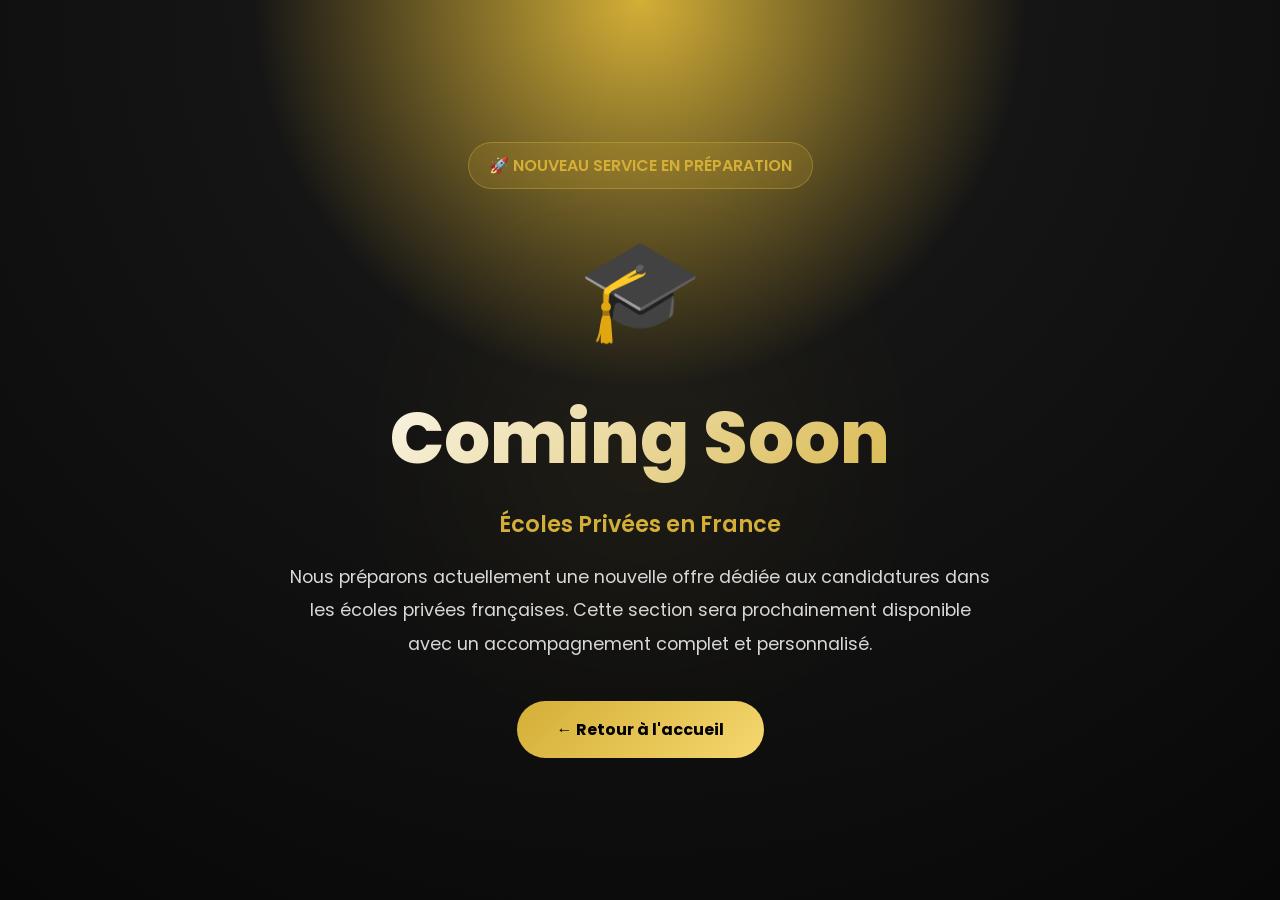
<file: ecole-privee.html>
<!DOCTYPE html>
<html lang="fr">
<head>
<meta charset="UTF-8">
<meta name="viewport" content="width=device-width, initial-scale=1.0">
<title>Écoles Privées - Bientôt Disponible</title>

<link href="https://fonts.googleapis.com/css2?family=Poppins:wght@300;400;500;600;700;800&display=swap" rel="stylesheet">

<style>

*{
margin:0;
padding:0;
box-sizing:border-box;
font-family:'Poppins',sans-serif;
}

body{
height:100vh;
display:flex;
justify-content:center;
align-items:center;
background:
radial-gradient(circle at top,#d4af37 0%,#151515 35%,#080808 100%);
overflow:hidden;
color:white;
}

.container{
text-align:center;
max-width:800px;
padding:40px;
}

.badge{
display:inline-block;
padding:10px 20px;
border-radius:50px;
background:rgba(212,175,55,.15);
border:1px solid rgba(212,175,55,.4);
color:#d4af37;
font-weight:600;
margin-bottom:25px;
backdrop-filter:blur(10px);
animation:pulse 2s infinite;
}

.icon{
font-size:100px;
margin-bottom:20px;
animation:float 4s ease-in-out infinite;
}

h1{
font-size:4.5rem;
font-weight:800;
margin-bottom:15px;
background:linear-gradient(135deg,#fff,#d4af37);
-webkit-background-clip:text;
-webkit-text-fill-color:transparent;
}

.subtitle{
font-size:1.4rem;
color:#d4af37;
font-weight:600;
margin-bottom:20px;
}

p{
font-size:1.1rem;
line-height:1.9;
color:#d8d8d8;
max-width:700px;
margin:auto;
}

.glow{
width:220px;
height:220px;
background:#d4af37;
position:absolute;
border-radius:50%;
filter:blur(120px);
opacity:.15;
z-index:-1;
}

.btn{
display:inline-block;
margin-top:40px;
padding:16px 40px;
border-radius:50px;
text-decoration:none;
background:linear-gradient(135deg,#d4af37,#f5d76e);
color:#000;
font-weight:700;
transition:.3s;
}

.btn:hover{
transform:translateY(-4px);
box-shadow:0 15px 40px rgba(212,175,55,.35);
}

@keyframes float{
0%,100%{transform:translateY(0);}
50%{transform:translateY(-20px);}
}

@keyframes pulse{
0%{transform:scale(1);}
50%{transform:scale(1.05);}
100%{transform:scale(1);}
}

/* ==========================
   TABLETTES
========================== */

@media (max-width:768px){

.container{
    width:92%;
    padding:20px;
}

.icon{
    font-size:80px;
}

h1{
    font-size:3rem;
}

.subtitle{
    font-size:1.2rem;
}

p{
    font-size:1rem;
    line-height:1.8;
}

.btn{
    padding:15px 35px;
    font-size:15px;
}

.glow{
    width:170px;
    height:170px;
    filter:blur(90px);
}

}
/* ==========================
   SMARTPHONES
========================== */

@media (max-width:480px){

body{
    padding:20px;
}

.container{
    padding:10px;
}

.badge{
    font-size:12px;
    padding:8px 16px;
}

.icon{
    font-size:65px;
    margin-bottom:15px;
}

h1{
    font-size:2.2rem;
    line-height:1.2;
}

.subtitle{
    font-size:1rem;
}

p{
    font-size:.95rem;
    line-height:1.7;
}

.btn{
    width:100%;
    padding:15px;
    font-size:15px;
}

.glow{
    width:130px;
    height:130px;
    filter:blur(70px);
}

}

</style>
</head>

<body>

<div class="glow"></div>

<div class="container">

<div class="badge">
🚀 NOUVEAU SERVICE EN PRÉPARATION
</div>

<div class="icon">
🎓
</div>

<h1>Coming Soon</h1>

<div class="subtitle">
Écoles Privées en France
</div>

<p>
Nous préparons actuellement une nouvelle offre dédiée aux candidatures
dans les écoles privées françaises. Cette section sera prochainement
disponible avec un accompagnement complet et personnalisé.
</p>

<a href="index.html" class="btn">
← Retour à l'accueil
</a>

</div>

</body>
</html>
</file>
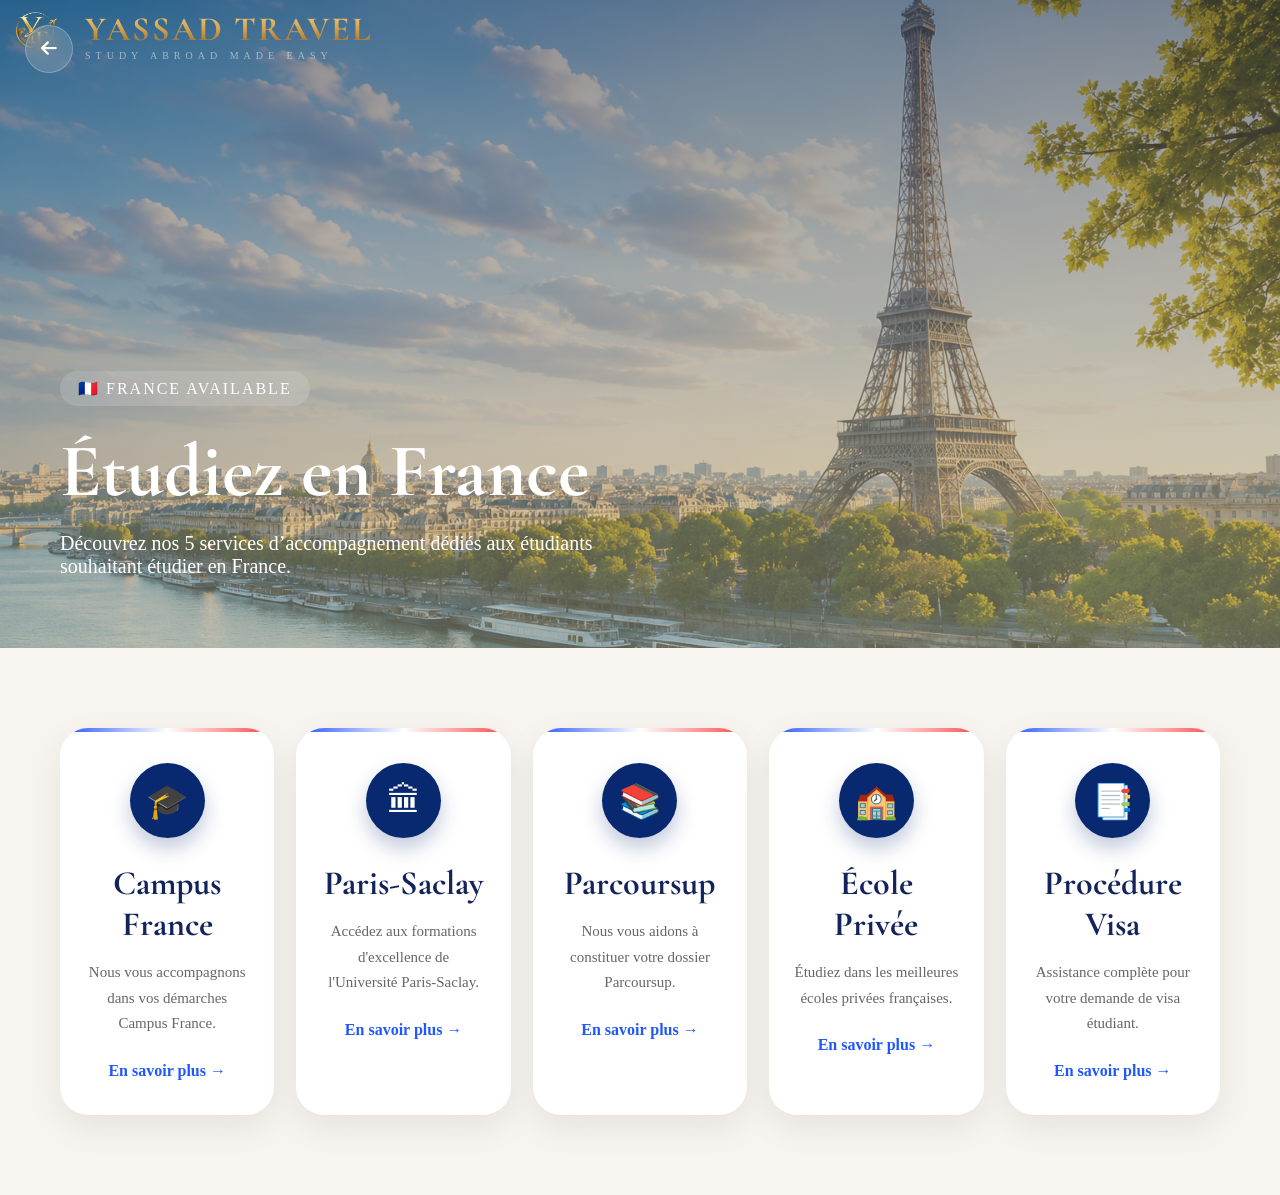
<file: france.html>
<!DOCTYPE html>
<html lang="fr">

<head>

<meta charset="UTF-8">
<meta name="viewport" content="width=device-width, initial-scale=1.0">

<title>France - YASSAD TRAVEL</title>

<link rel="stylesheet" href="style.css">

<link href="https://fonts.googleapis.com/css2?family=Cormorant+Garamond:wght@400;600;700&family=Poppins:wght@300;400;500;600&display=swap" rel="stylesheet">


<link rel="stylesheet"
href="https://cdnjs.cloudflare.com/ajax/libs/font-awesome/6.7.2/css/all.min.css">

</head>

<body>
<a href="services.html" class="back-btn">
    <i class="fa-solid fa-arrow-left"></i>
</a>



<section class="france-page">

    <div class="services-logo">

        <img src="images/logo-yassad.png">

        <div class="services-logo-text">
            <h1>YASSAD TRAVEL</h1>
            <p>STUDY ABROAD MADE EASY</p>
        </div>

    </div>

    <div class="france-overlay">

        <span>🇫🇷 FRANCE AVAILABLE</span>

        <h1>Étudiez en France</h1>

        <p>
           Découvrez nos 5 services d’accompagnement dédiés aux étudiants souhaitant étudier en France.
        </p>

    </div>

</section>



<section class="france-services">



<div class="france-box">
    <div class="france-icon">🎓</div>
    <h3>Campus France</h3>
    <p>
        Nous vous accompagnons dans vos démarches Campus France.
    </p>

   <a href="campus-france.html">En savoir plus →</a>

</div>



<div class="france-box">

    <div class="france-icon">🏛</div>

    <h3>Paris-Saclay</h3>
    <p>
        Accédez aux formations d'excellence de l'Université Paris-Saclay.
    </p>
    <a href="parissaclay.html">En savoir plus →</a>
</div>



<div class="france-box">
    <div class="france-icon">📚</div>
    <h3>Parcoursup</h3>
    <p>
        Nous vous aidons à constituer votre dossier Parcoursup.
    </p>
    <a href="parcoursup.html">En savoir plus →</a>
</div>

<div class="france-box">
    <div class="france-icon">🏫</div>
    <h3>École Privée</h3>
    <p>
        Étudiez dans les meilleures écoles privées françaises.
    </p>
    <a href="ecole-privee.html">En savoir plus →</a>
</div>

<div class="france-box">
    <div class="france-icon">📑</div>
    <h3>Procédure Visa</h3>
    <p>
        Assistance complète pour votre demande de visa étudiant.
    </p>
    <a href="procedurevisa.html">En savoir plus →</a>
</div>

</section>



</body>

</html>
</file>
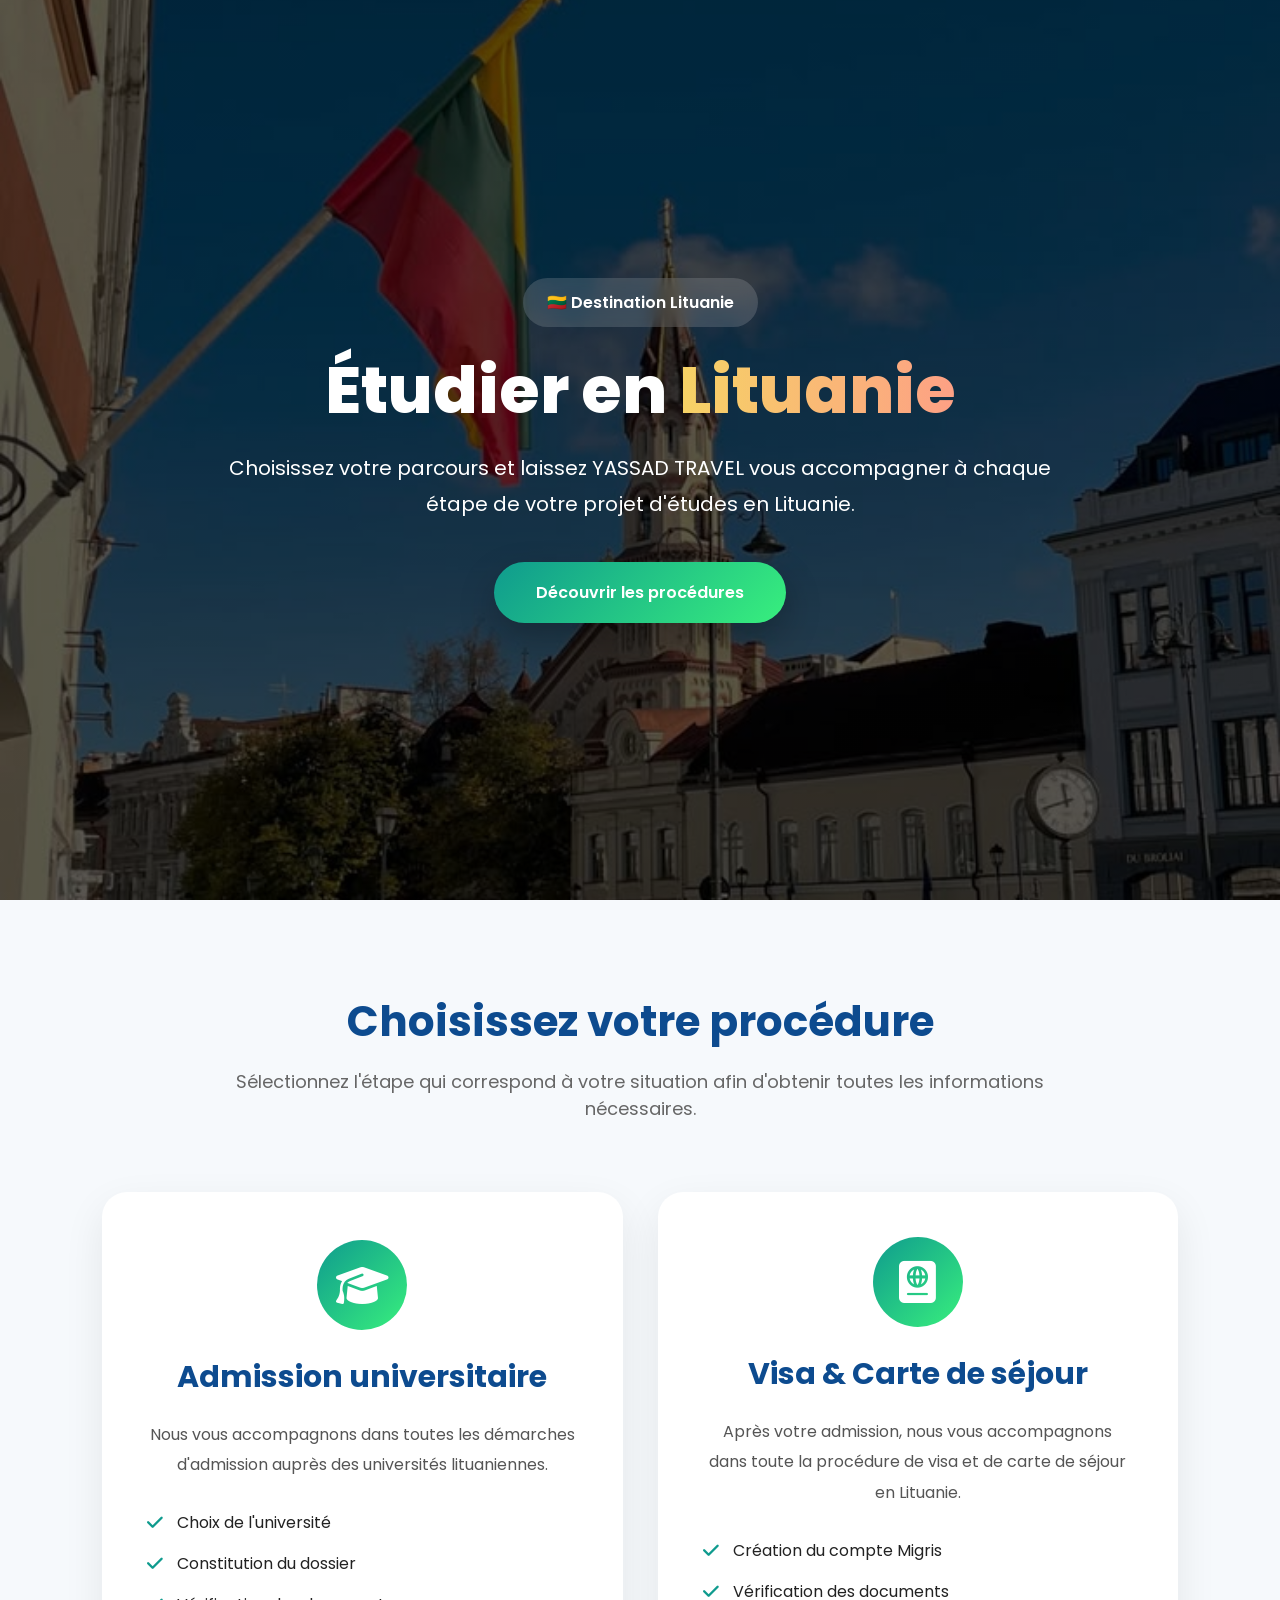
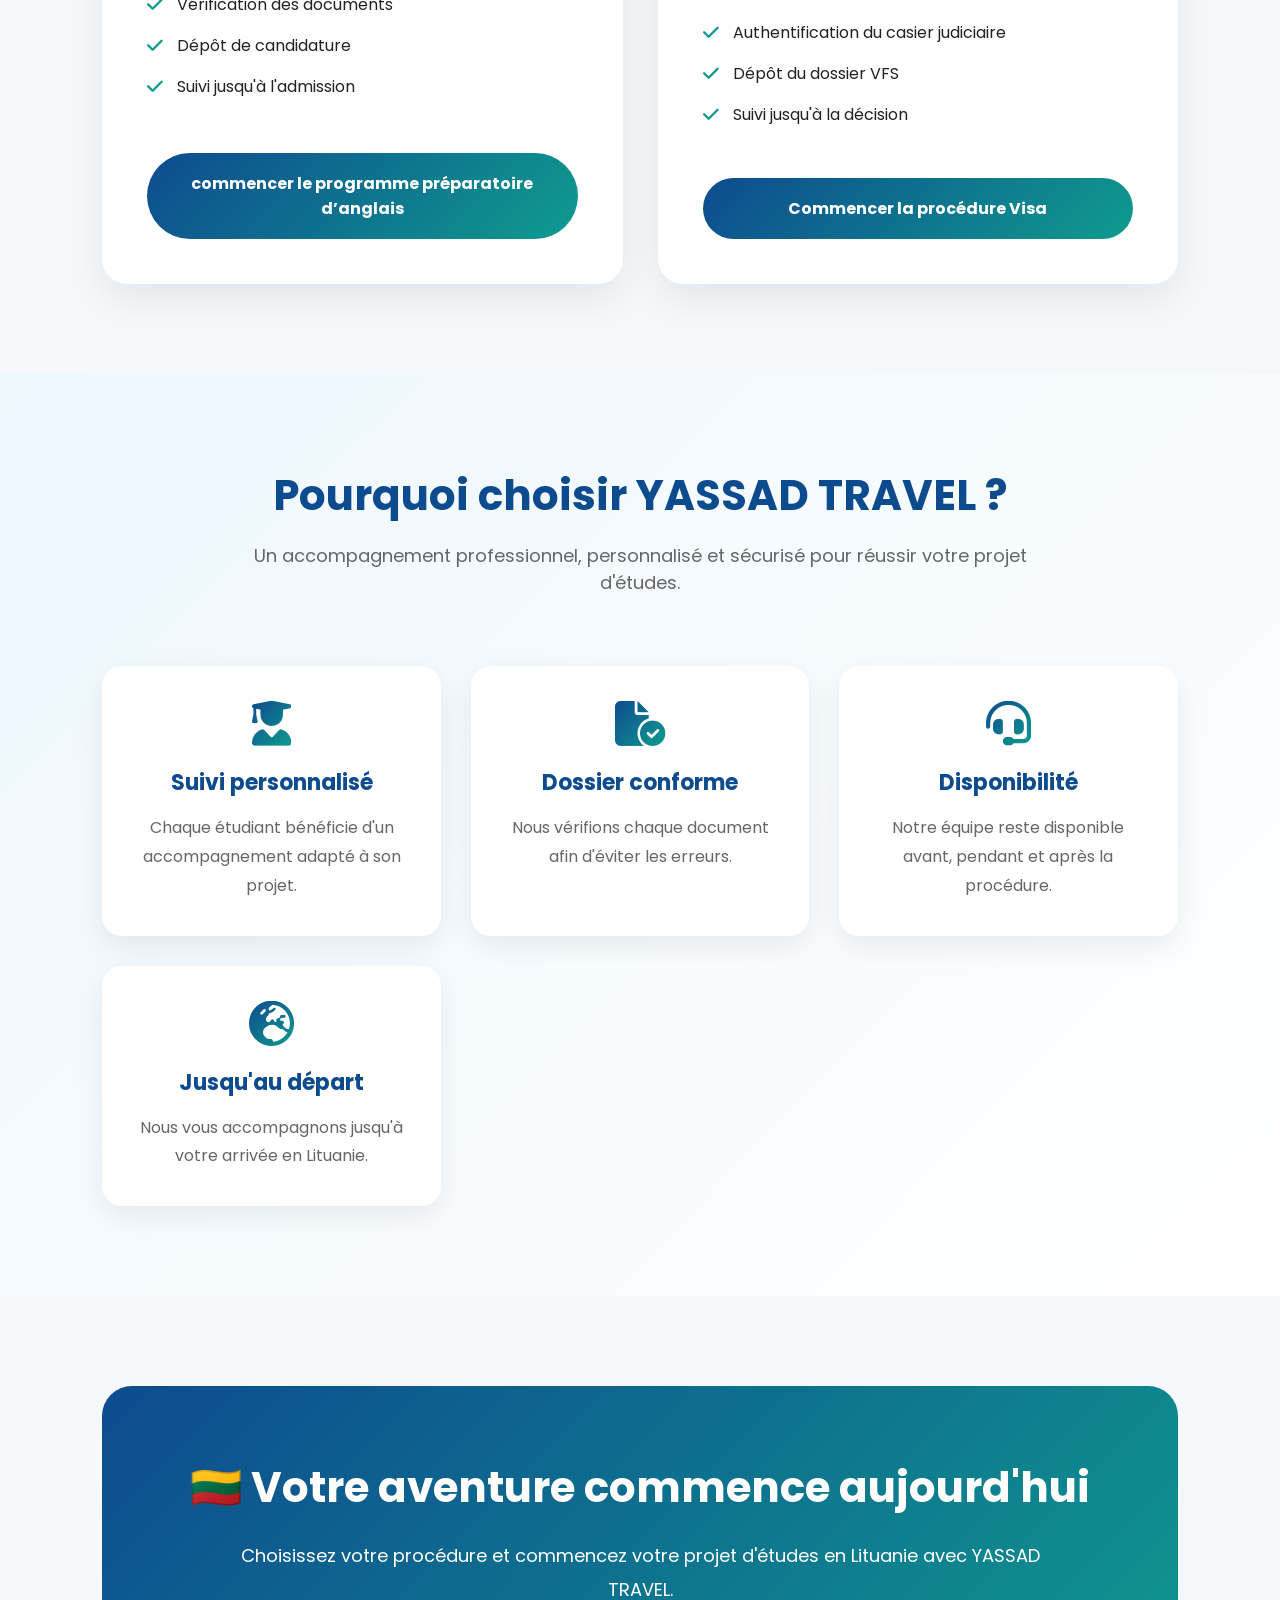
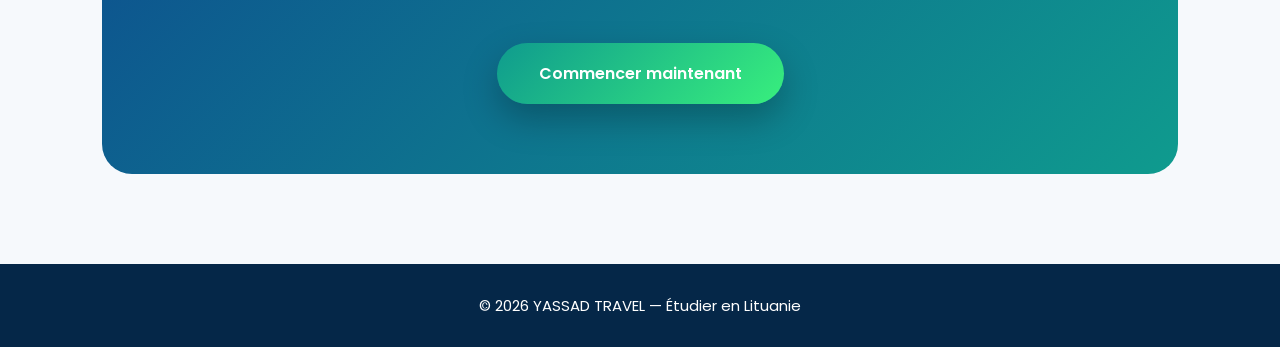
<file: lituanie.html>
<!DOCTYPE html>
<html lang="fr">

<head>

<meta charset="UTF-8">
<meta name="viewport" content="width=device-width, initial-scale=1.0">

<title>Lituanie | YASSAD TRAVEL</title>

<link href="https://fonts.googleapis.com/css2?family=Poppins:wght@300;400;500;600;700;800&display=swap" rel="stylesheet">

<link rel="stylesheet"
href="https://cdnjs.cloudflare.com/ajax/libs/font-awesome/6.5.2/css/all.min.css">

<style>

*{
margin:0;
padding:0;
box-sizing:border-box;
font-family:'Poppins',sans-serif;
scroll-behavior:smooth;
}

body{
background:#f6f9fc;
color:#222;
overflow-x:hidden;
}

:root{

--blue:#0d4b8f;
--green:#0f9b8e;
--green2:#38ef7d;
--gold:#f6d365;
--orange:#fda085;
--white:#ffffff;

}

/*==========================
HERO
==========================*/

.hero{

min-height:100vh;

background:
linear-gradient(rgba(0,0,0,.60),rgba(0,0,0,.60)),
url("images/Lituanie.jpg") center/cover;

display:flex;
justify-content:center;
align-items:center;
text-align:center;
padding:40px;

}

.hero-content{

max-width:900px;
color:white;

animation:fadeUp 1.2s ease;

}

.badge{

display:inline-block;

padding:12px 24px;

background:rgba(255,255,255,.15);

backdrop-filter:blur(8px);

border-radius:50px;

font-weight:600;

margin-bottom:25px;

}

.hero h1{

font-size:65px;
font-weight:800;
margin-bottom:20px;

line-height:1.2;

}

.hero h1 span{

background:linear-gradient(90deg,#f6d365,#fda085);

-webkit-background-clip:text;
-webkit-text-fill-color:transparent;

}

.hero p{

font-size:20px;
line-height:1.8;

max-width:850px;

margin:auto;

margin-bottom:40px;

}

.hero-btn{

display:inline-block;

padding:18px 42px;

background:linear-gradient(135deg,var(--green),var(--green2));

color:white;

text-decoration:none;

font-weight:600;

border-radius:50px;

transition:.35s;

box-shadow:0 15px 35px rgba(0,0,0,.25);

}

.hero-btn:hover{

transform:translateY(-5px);

}

/*==========================
SECTIONS
==========================*/

section{

padding:90px 8%;

}

.title{

text-align:center;

margin-bottom:70px;

}

.title h2{

font-size:42px;

color:var(--blue);

margin-bottom:15px;

}

.title p{

font-size:18px;

color:#666;

max-width:850px;

margin:auto;

}

/*==========================
CARDS
==========================*/

.cards{

display:grid;

grid-template-columns:repeat(auto-fit,minmax(420px,1fr));

gap:35px;

align-items:stretch;

}

.card{

background:white;

border-radius:25px;

overflow:hidden;

box-shadow:0 15px 40px rgba(0,0,0,.08);

transition:.4s;

display:flex;

flex-direction:column;

}

.card:hover{

transform:translateY(-10px);

box-shadow:0 25px 50px rgba(0,0,0,.15);

}

.card-content{

padding:45px;

display:flex;

flex-direction:column;

flex:1;

}

.icon{

width:90px;

height:90px;

border-radius:50%;

background:linear-gradient(135deg,var(--green),var(--green2));

display:flex;

justify-content:center;

align-items:center;

margin:auto;

margin-bottom:25px;

}

.icon i{

font-size:42px;

color:white;

}

.card h3{

text-align:center;

font-size:30px;

color:var(--blue);

margin-bottom:20px;

}

.card p{

text-align:center;

line-height:1.9;

color:#555;

margin-bottom:30px;

}

.card ul{

list-style:none;

margin-bottom:35px;

}

.card ul li{

margin-bottom:16px;

font-size:16px;

display:flex;

align-items:center;

gap:10px;

}

.card ul i{

color:var(--green);

font-size:18px;

min-width:20px;

}

.card-btn{

margin-top:auto;

display:block;

text-align:center;

padding:18px;

border-radius:50px;

text-decoration:none;

font-weight:700;

color:white;

background:linear-gradient(135deg,var(--blue),var(--green));

transition:.35s;

}

.card-btn:hover{

transform:scale(1.03);

}
/*==========================
POURQUOI CHOISIR YASSAD
==========================*/

.why{

background:linear-gradient(135deg,#eef8ff,#ffffff);

}

.features{

display:grid;

grid-template-columns:repeat(auto-fit,minmax(250px,1fr));

gap:30px;

}

.feature{

background:white;

padding:35px;

border-radius:20px;

text-align:center;

box-shadow:0 10px 30px rgba(0,0,0,.08);

transition:.35s;

}

.feature:hover{

transform:translateY(-8px);

}

.feature i{

font-size:45px;

margin-bottom:20px;

background:linear-gradient(135deg,var(--blue),var(--green));

-webkit-background-clip:text;

-webkit-text-fill-color:transparent;

}

.feature h4{

font-size:22px;

margin-bottom:15px;

color:var(--blue);

}

.feature p{

color:#666;

line-height:1.8;

}

/*==========================
CTA
==========================*/

.cta{

background:linear-gradient(135deg,var(--blue),var(--green));

color:white;

text-align:center;

border-radius:30px;

padding:70px 40px;

}

.cta h2{

font-size:42px;

margin-bottom:20px;

}

.cta p{

max-width:850px;

margin:auto;

line-height:1.9;

margin-bottom:35px;

font-size:18px;

}

/*==========================
FOOTER
==========================*/

footer{

background:#052748;

color:white;

text-align:center;

padding:30px;

font-size:15px;

}

/*==========================
ANIMATION
==========================*/

@keyframes fadeUp{

from{

opacity:0;

transform:translateY(50px);

}

to{

opacity:1;

transform:translateY(0);

}

}

/*==========================
RESPONSIVE TABLETTE
==========================*/

@media(max-width:992px){

.hero h1{

font-size:50px;

}

.hero p{

font-size:18px;

}

.cards{

grid-template-columns:1fr;

}

.title h2{

font-size:36px;

}

}

/*==========================
RESPONSIVE MOBILE
==========================*/

@media(max-width:768px){

section{

padding:70px 6%;

}

.hero{

padding:30px;

}

.hero h1{

font-size:38px;

}

.hero p{

font-size:16px;

}

.title h2{

font-size:30px;

}

.title p{

font-size:16px;

}

.card-content{

padding:30px;

}

.card h3{

font-size:24px;

}

.hero-btn,

.card-btn{

width:100%;

}

.cta{

padding:45px 25px;

}

.cta h2{

font-size:30px;

}

.cta p{

font-size:16px;

}

}

/*==========================
PETIT TELEPHONE
==========================*/

@media(max-width:480px){

.hero h1{

font-size:32px;

}

.hero p{

font-size:15px;

}

.badge{

font-size:14px;

}

.cards{

grid-template-columns:1fr;

}

.card{

border-radius:20px;

}

.card-content{

padding:25px;

}

.icon{

width:75px;

height:75px;

}

.icon i{

font-size:34px;

}

.card h3{

font-size:22px;

}

.feature{

padding:25px;

}

.feature h4{

font-size:20px;

}

.cta h2{

font-size:25px;

}

footer{

font-size:14px;

padding:20px;

}

}

</style>

</head>

<body>

<!-- HERO -->

<section class="hero">

<div class="hero-content">

<div class="badge">
🇱🇹 Destination Lituanie
</div>

<h1>

Étudier en <span>Lituanie</span>

</h1>

<p>

Choisissez votre parcours et laissez YASSAD TRAVEL vous accompagner à chaque étape de votre projet d'études en Lituanie.

</p>

<a href="#choix" class="hero-btn">

Découvrir les procédures

</a>

</div>

</section>

<!-- CHOIX -->

<section id="choix">

<div class="title">

<h2>

Choisissez votre procédure

</h2>

<p>

Sélectionnez l'étape qui correspond à votre situation afin d'obtenir toutes les informations nécessaires.

</p>

</div>

<div class="cards">

<!-- ADMISSION -->

<div class="card">

<div class="card-content">

<div class="icon">

<i class="fa-solid fa-graduation-cap"></i>

</div>

<h3>

Admission universitaire

</h3>

<p>

Nous vous accompagnons dans toutes les démarches d'admission auprès des universités lituaniennes.

</p>

<ul>

<li><i class="fa-solid fa-check"></i> Choix de l'université</li>

<li><i class="fa-solid fa-check"></i> Constitution du dossier</li>

<li><i class="fa-solid fa-check"></i> Vérification des documents</li>

<li><i class="fa-solid fa-check"></i> Dépôt de candidature</li>

<li><i class="fa-solid fa-check"></i> Suivi jusqu'à l'admission</li>

</ul>

<a href="admissionLituanie.html" class="card-btn">

commencer le programme préparatoire d’anglais

</a>

</div>

</div>

<!-- VISA -->

<div class="card">

<div class="card-content">

<div class="icon">

<i class="fa-solid fa-passport"></i>

</div>

<h3>

Visa & Carte de séjour

</h3>

<p>

Après votre admission, nous vous accompagnons dans toute la procédure de visa et de carte de séjour en Lituanie.

</p>

<ul>

<li><i class="fa-solid fa-check"></i> Création du compte Migris</li>

<li><i class="fa-solid fa-check"></i> Vérification des documents</li>

<li><i class="fa-solid fa-check"></i> Authentification du casier judiciaire</li>

<li><i class="fa-solid fa-check"></i> Dépôt du dossier VFS</li>

<li><i class="fa-solid fa-check"></i> Suivi jusqu'à la décision</li>

</ul>

<a href="visaLituanie.html" class="card-btn">

 Commencer la procédure Visa

</a>

</div>

</div>

</div>

</section>

<section class="why">

<div class="title">

<h2>

Pourquoi choisir YASSAD TRAVEL ?

</h2>

<p>

Un accompagnement professionnel, personnalisé et sécurisé pour réussir votre projet d'études.

</p>

</div>

<div class="features">

<div class="feature">

<i class="fa-solid fa-user-graduate"></i>

<h4>Suivi personnalisé</h4>

<p>Chaque étudiant bénéficie d'un accompagnement adapté à son projet.</p>

</div>

<div class="feature">

<i class="fa-solid fa-file-circle-check"></i>

<h4>Dossier conforme</h4>

<p>Nous vérifions chaque document afin d'éviter les erreurs.</p>

</div>

<div class="feature">

<i class="fa-solid fa-headset"></i>

<h4>Disponibilité</h4>

<p>Notre équipe reste disponible avant, pendant et après la procédure.</p>

</div>

<div class="feature">

<i class="fa-solid fa-earth-europe"></i>

<h4>Jusqu'au départ</h4>

<p>Nous vous accompagnons jusqu'à votre arrivée en Lituanie.</p>

</div>

</div>

</section>

<section>

<div class="cta">

<h2>

🇱🇹 Votre aventure commence aujourd'hui

</h2>

<p>

Choisissez votre procédure et commencez votre projet d'études en Lituanie avec YASSAD TRAVEL.

</p>

<a href="#choix" class="hero-btn">

Commencer maintenant

</a>

</div>

</section>

<footer>

© 2026 YASSAD TRAVEL — Étudier en Lituanie

</footer>

</body>

</html>
</file>
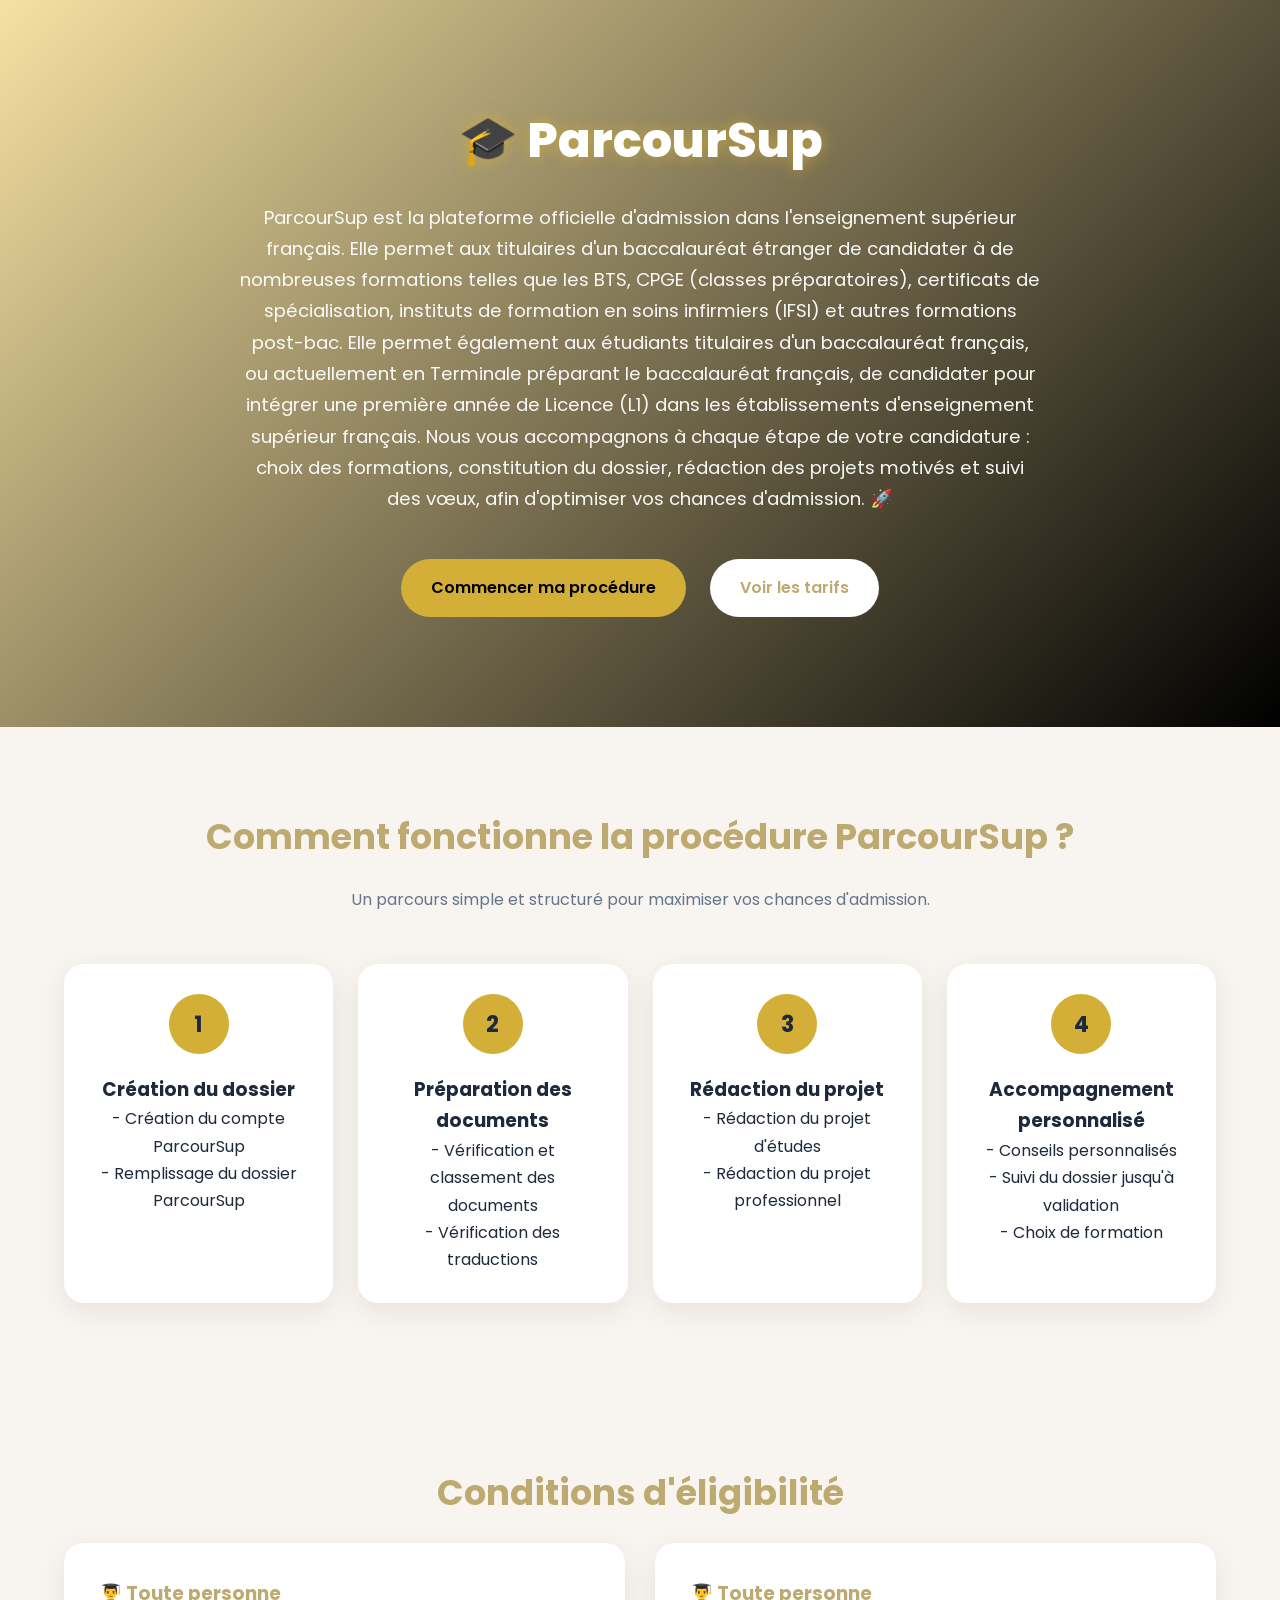
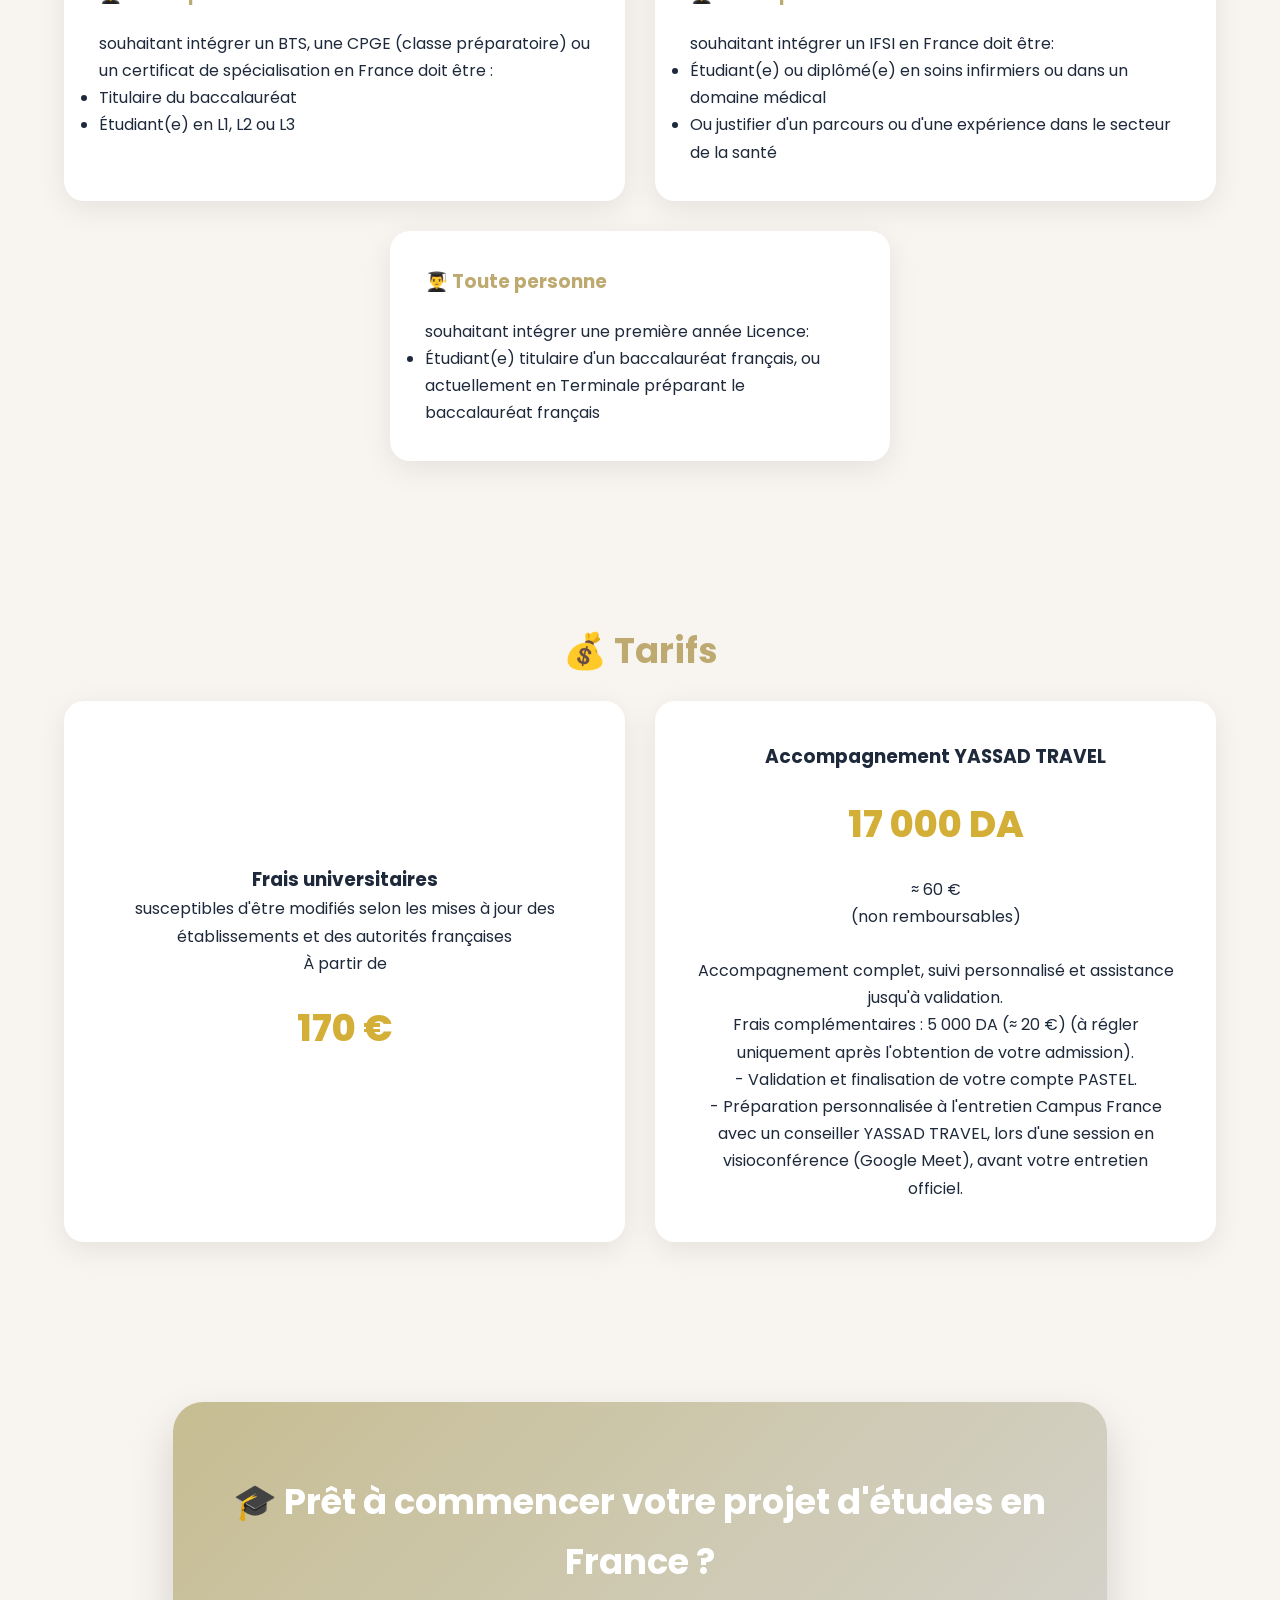
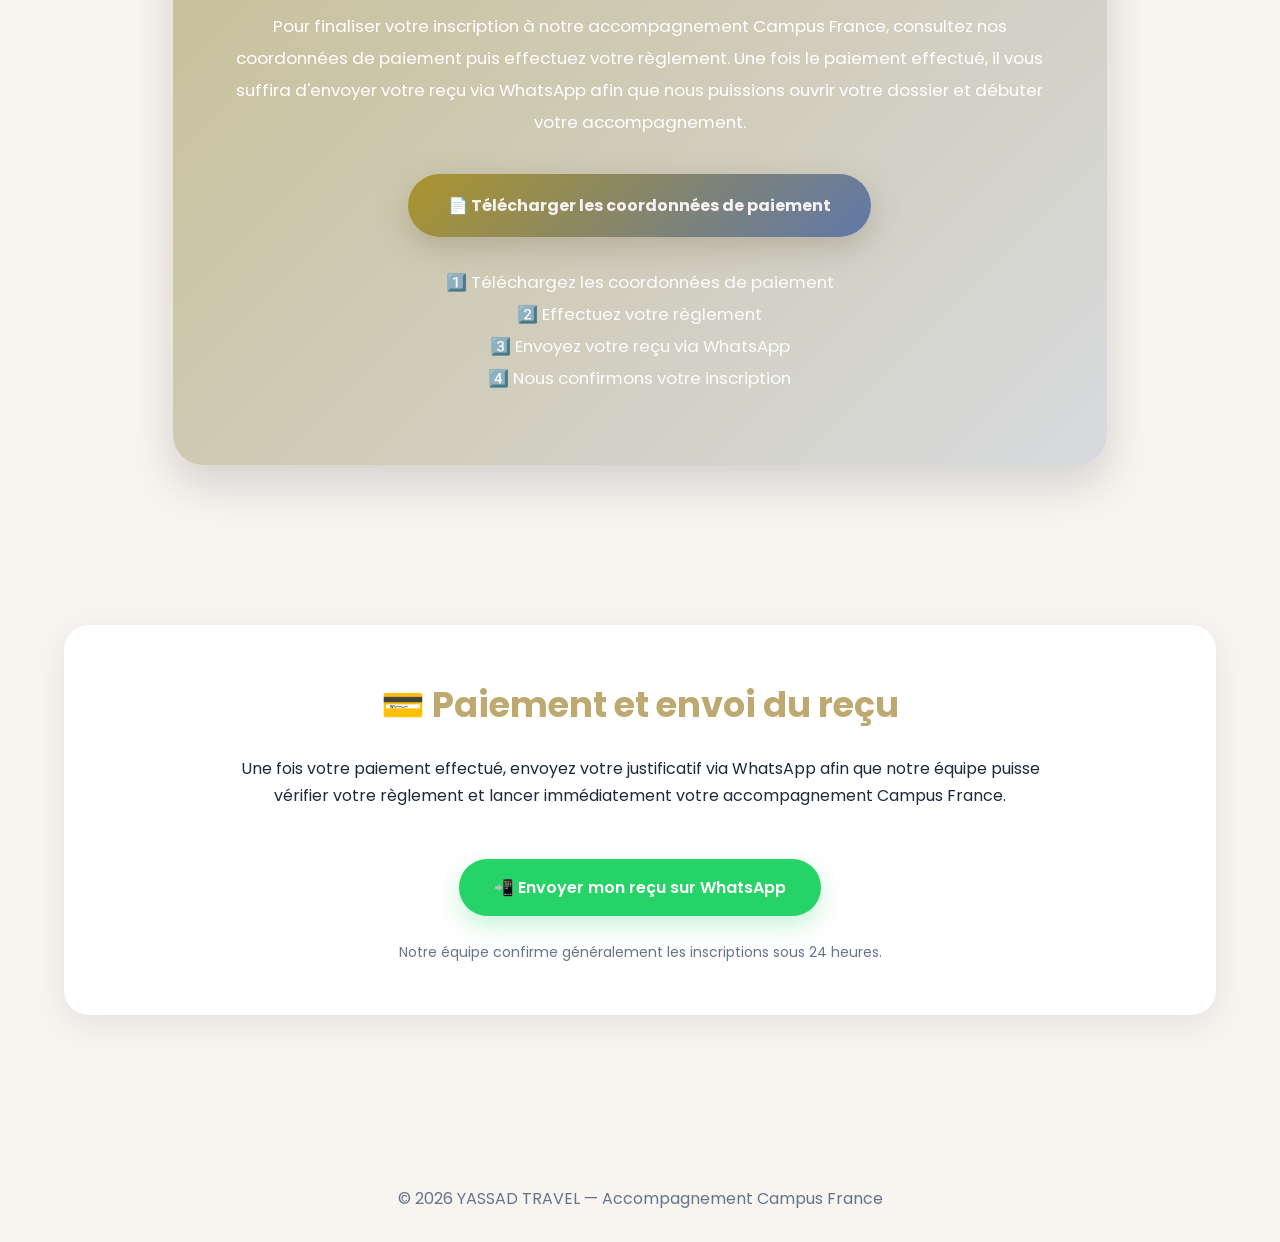
<file: parcoursup.html>
<!DOCTYPE html>
<html lang="fr">
<head>
<meta charset="UTF-8">
<meta name="viewport" content="width=device-width, initial-scale=1.0">

<title>ParcourSup - YASSAD TRAVEL</title>

<link href="https://fonts.googleapis.com/css2?family=Poppins:wght@300;400;500;600;700;800&display=swap" rel="stylesheet">

<style>

*{
margin:0;
padding:0;
box-sizing:border-box;
font-family:'Poppins',sans-serif;
}

body{
background:#F8F5F1;
color:#1e293b;
line-height:1.7;
}

.container{
width:90%;
max-width:1200px;
margin:auto;
}

:root{
--primary:#beaa71;
--secondary:#d8d8d8;
--gold:#D4AF37;
--white:#ffffff;
--light:#f7f9fc;
}

/* HERO */

.hero{
background:linear-gradient(135deg,#f5e1a2,#000000);
color:white;
padding:100px 0;
text-align:center;

}

.hero h1{
font-size:3rem;
margin-bottom:20px;
font-weight:800;

}

.hero p{
max-width:800px;
margin:auto;
font-size:1.15rem;
opacity:.95;
}

.hero-buttons{
margin-top:35px;
}

.btn{
display:inline-block;
padding:15px 30px;
border-radius:50px;
text-decoration:none;
font-weight:600;
margin:10px;
transition:.3s;
}

.btn-primary{
background:var(--gold);
color:#000;
}

.btn-primary:hover{
transform:translateY(-3px);
}

.btn-secondary{
background:white;
color:var(--primary);
}

/* SECTION */

section{
padding:80px 0;
}

.section-title{
text-align:center;
font-size:2.2rem;
margin-bottom:20px;
color:var(--primary);
font-weight:700;
}

.section-subtitle{
text-align:center;
max-width:700px;
margin:auto;
margin-bottom:50px;
color:#64748b;
}

/* TIMELINE */

.timeline{
display:grid;
grid-template-columns:repeat(auto-fit,minmax(250px,1fr));
gap:25px;
}

.step{
background:white;
padding:30px;
border-radius:20px;
box-shadow:0 8px 30px rgba(0,0,0,.08);
text-align:center;
}

.step-number{
width:60px;
height:60px;
background:var(--gold);
border-radius:50%;
display:flex;
align-items:center;
justify-content:center;
font-size:1.4rem;
font-weight:bold;
margin:auto;
margin-bottom:20px;
}

/* SERVICES */

.cards{
display:grid;
grid-template-columns:repeat(auto-fit,minmax(300px,1fr));
gap:25px;
}

.card{
background:white;
padding:35px;
border-radius:20px;
box-shadow:0 8px 30px rgba(0,0,0,.08);
}

.card h3{
color:var(--primary);
margin-bottom:15px;
}

.card ul{
list-style:none;
}

.card li{
margin-bottom:10px;
}

/* ELIGIBILITY */

.eligibility{
display:grid;
grid-template-columns:repeat(auto-fit,minmax(400px,1fr));
gap:30px;
}

.box{
background:white;
padding:35px;
border-radius:20px;
box-shadow:0 8px 30px rgba(0,0,0,.08);
}

.box h3{
color:var(--primary);
margin-bottom:20px;
}
.box-center{
grid-column:1 / -1;
max-width:500px;
margin:0 auto;
}

/* PRICING */

.pricing{
display:grid;
grid-template-columns:repeat(auto-fit,minmax(350px,1fr));
gap:30px;
}

.price-card{
    background:white;
    padding:40px;
    border-radius:20px;
    box-shadow:0 8px 30px rgba(0,0,0,.08);

    display:flex;
    flex-direction:column;
    justify-content:center; /* Centre verticalement */
    align-items:center;     /* Centre horizontalement */

    text-align:center;
    min-height:520px;       /* même hauteur que l'autre carte */
}

.price{
font-size:2.3rem;
font-weight:800;
color:var(--gold);
margin:20px 0;
}

/* PAYMENT */

.payment{
background:white;
padding:40px;
border-radius:20px;
box-shadow:0 8px 30px rgba(0,0,0,.08);
}



/* WHATSAPP */

.whatsapp{
display:inline-block;
background:#25D366;
color:white !important;
padding:15px 35px;
border-radius:50px;
text-decoration:none;
font-weight:600;
margin-top:20px;
transition:all .3s ease;
box-shadow:0 10px 25px rgba(37,211,102,.25);
}

.whatsapp:hover{
transform:translateY(-3px);
box-shadow:0 15px 35px rgba(37,211,102,.35);
}

footer{
text-align:center;
padding:30px;
color:#64748b;
}
.payment{
background:white;
padding:50px;
border-radius:25px;
box-shadow:0 10px 35px rgba(0,0,0,.08);
}

.cta{
background:linear-gradient(135deg,#c7bd92,#d8dade);
color:white;
padding:70px 50px;
border-radius:30px;
text-align:center;
box-shadow:0 20px 45px rgba(0,0,0,.15);
}

.cta h2{
font-size:2.2rem;
margin-bottom:20px;
font-weight:700;
}

.cta p{
max-width:850px;
margin:auto;
line-height:1.9;
font-size:1.05rem;
}

.btn-payment{
display:inline-block;
margin-top:35px;
background : linear-gradient(135deg,#ab942d,#6078a9);
color:#f7f2f2;
padding:18px 40px;
border-radius:50px;
text-decoration:none;
font-weight:700;
font-size:1rem;
transition:.3s;
box-shadow:0 10px 30px rgba(125, 116, 89, 0.35);
}

.btn-payment:hover{
transform:translateY(-4px);
box-shadow:0 15px 40px rgba(212,175,55,.45);
}

.cta-note{
margin-top:30px !important;
font-size:15px;
opacity:.95;
line-height:2;
}

.payment-section{
margin-bottom:60px;
}

/* Animation titre ParcourSup */

.hero h1{
    font-size:3rem;
    margin-bottom:20px;
    font-weight:800;
    animation: titleAnimation 2s ease-in-out infinite alternate;
    text-shadow:0 0 15px rgba(212,175,55,0.7);
}


/* mouvement + effet lumière */

@keyframes titleAnimation{

    0%{
        transform:translateY(0) scale(1);
        opacity:0.8;
        letter-spacing:2px;
    }

    100%{
        transform:translateY(-10px) scale(1.05);
        opacity:1;
        letter-spacing:5px;
    }

}

/* =========================
   RESPONSIVE
========================= */

@media (max-width:900px){

.hero{
padding:70px 25px;
}

.hero h1{
font-size:2.2rem;
}

.hero p{
font-size:1rem;
}

.hero-buttons{
display:flex;
flex-direction:column;
align-items:center;
}

.btn{
width:100%;
max-width:320px;
text-align:center;
}

.timeline,
.cards,
.eligibility,
.pricing{
grid-template-columns:1fr;
}

.box-center{
max-width:100%;
}

.price-card,
.card,
.box,
.step,
.payment{
padding:25px;
}

.cta{
padding:45px 25px;
}

.cta h2{
font-size:1.8rem;
}

.btn-payment{
width:100%;
text-align:center;
}

.section-title{
font-size:1.9rem;
}

section{
padding:60px 0;
}

}

@media (max-width:600px){

.container{
width:92%;
}

.hero{
padding:60px 18px;
}

.hero h1{
font-size:1.8rem;
}

.hero p{
font-size:.95rem;
line-height:1.8;
}

.step-number{
width:50px;
height:50px;
font-size:1.2rem;
}

.price{
font-size:2rem;
}

.cta{
padding:35px 20px;
}

.cta h2{
font-size:1.5rem;
}

.cta p{
font-size:.95rem;
}

.btn-payment{
padding:16px;
font-size:.95rem;
}

.whatsapp{
width:100%;
text-align:center;
}

footer{
font-size:14px;
padding:25px 15px;
}
.box h3,
.step h3,
.price-card h3{
    font-size:1.2rem;
}

.box p,
.step p,
.price-card p,
.box li{
    font-size:.95rem;
}

.price-card{
    padding:22px;
}

.step{
    padding:22px;
}

.box{
    padding:22px;
}

}
</style>
</head>

<body>

<section class="hero">

<div class="container">

<h1>🎓 ParcourSup</h1>

<p>
ParcourSup est la plateforme officielle d'admission dans l'enseignement supérieur français. Elle permet aux titulaires d'un baccalauréat étranger de candidater à de nombreuses formations telles que les BTS, CPGE (classes préparatoires), certificats de spécialisation, instituts de formation en soins infirmiers (IFSI) et autres formations post-bac.
Elle permet également aux étudiants titulaires d'un baccalauréat français, ou actuellement en Terminale préparant le baccalauréat français, de candidater pour intégrer une première année de Licence (L1) dans les établissements d'enseignement supérieur français.
Nous vous accompagnons à chaque étape de votre candidature : choix des formations, constitution du dossier, rédaction des projets motivés et suivi des vœux, afin d'optimiser vos chances d'admission. 🚀

</p>

<div class="hero-buttons">

<a href="#accompagnement" class="btn btn-primary">
Commencer ma procédure
</a>

<a href="#tarifs" class="btn btn-secondary">
Voir les tarifs
</a>

</div>

</div>

</section>

<section>

<div class="container">

<h2 class="section-title">
Comment fonctionne la procédure ParcourSup ?
</h2>

<p class="section-subtitle">
Un parcours simple et structuré pour maximiser vos chances d'admission.
</p>

<div class="timeline">

<div class="step">
<div class="step-number">1</div>
<h3>Création du dossier</h3>
<p>- Création du compte ParcourSup</p>
<p>- Remplissage du dossier ParcourSup</p>
</div>

<div class="step">
<div class="step-number">2</div>
<h3> Préparation des documents</h3>
<p>- Vérification et classement des documents</p>
<p>- Vérification des traductions</p>
</div>

<div class="step">
<div class="step-number">3</div>
<h3>Rédaction du projet</h3>
<p>- Rédaction du projet d'études</p>
<p>- Rédaction du projet professionnel</p>
</div>

<div class="step">
<div class="step-number">4</div>
<h3>Accompagnement personnalisé</h3>
<p>- Conseils personnalisés</p>
<p>- Suivi du dossier jusqu'à validation</p>
<p>- Choix de formation</p>

</div>

</div>

</div>

</section>


<section>

<div class="container">

<h2 class="section-title">
Conditions d'éligibilité
</h2>

<div class="eligibility">

<div class="box">

<h3>👨‍🎓 Toute personne</h3>
<p>	souhaitant intégrer un BTS, une CPGE (classe préparatoire) ou un certificat de spécialisation en France doit être :</p>

<ul>
<li> Titulaire du baccalauréat</li>

<li> Étudiant(e) en L1, L2 ou L3</li>
</ul>

</div>

<div class="box">

<h3>👨‍🎓 Toute personne</h3>
<p> souhaitant intégrer un IFSI en France doit être: </p>

<ul>
<li> Étudiant(e) ou diplômé(e) en soins infirmiers ou dans un domaine médical </li>

<li> Ou justifier d'un parcours ou d'une expérience dans le secteur de la santé</li>
</ul>

</div>

<div class=" box box-center">

<h3>👨‍🎓 Toute personne</h3>
<p> souhaitant intégrer une première année Licence: </p>

<ul>
<li> Étudiant(e) titulaire d'un baccalauréat français, ou actuellement en Terminale préparant le baccalauréat français  </li>

</ul>

</div>

</div>

</div>

</section>

<section id="tarifs">

<div class="container">

<h2 class="section-title">
💰 Tarifs
</h2>

<div class="pricing">

<div class="price-card">

<h3>Frais universitaires</h3>
<P>susceptibles d'être modifiés selon les mises à jour des établissements et des autorités françaises</P>


<p>À partir de</p>

<div class="price">170 €</div>








</div>

<div class="price-card">

<h3>Accompagnement YASSAD TRAVEL</h3>

<div class="price">
17 000 DA
</div>

<p>
≈ 60 €
</p>
<p>(non remboursables)</p>
<br>

<p>
Accompagnement complet,
suivi personnalisé et assistance jusqu'à validation.
</p>

<p>Frais complémentaires : 5 000 DA (≈ 20 €)
(à régler uniquement après l'obtention de votre admission).</p>
<p>- Validation et finalisation de votre compte PASTEL.</p>
<p>- Préparation personnalisée à l'entretien Campus France avec un conseiller YASSAD TRAVEL, lors d'une session en visioconférence (Google Meet), avant votre entretien officiel.</p>

</div>

</div>

</div>

</section>



<section>

<div class="container">


<div class="container">


<div class="container">

<div class="cta">

<h2>
🎓 Prêt à commencer votre projet d'études en France ?
</h2>

<p>
Pour finaliser votre inscription à notre accompagnement Campus France,
consultez nos coordonnées de paiement puis effectuez votre règlement.

Une fois le paiement effectué, il vous suffira d'envoyer votre reçu via WhatsApp afin que nous puissions ouvrir votre dossier et débuter votre accompagnement.
</p>

<a
href="documents/coordonnees-paiement-yassad-travel.pdf"
target="_blank"
class="btn-payment">

📄 Télécharger les coordonnées de paiement

</a>

<p class="cta-note">

1️⃣ Téléchargez les coordonnées de paiement<br>
2️⃣ Effectuez votre règlement<br>
3️⃣ Envoyez votre reçu via WhatsApp<br>
4️⃣ Nous confirmons votre inscription

</p>

</div>

</div>

</section>


<section class="payment-section">

<div class="container">

<div class="payment">

<h2 class="section-title">
💳 Paiement et envoi du reçu
</h2>

<p style="text-align:center;max-width:800px;margin:auto;">
Une fois votre paiement effectué, envoyez votre justificatif via WhatsApp afin que notre équipe puisse vérifier votre règlement et lancer immédiatement votre accompagnement Campus France.
</p>

<div style="text-align:center;margin-top:30px;">

<a
href="https://wa.me/213549462589"
target="_blank"
class="whatsapp">

📲 Envoyer mon reçu sur WhatsApp

</a>

</div>

<p style="
margin-top:25px;
text-align:center;
font-size:14px;
color:#64748b;
">
Notre équipe confirme généralement les inscriptions sous 24 heures.
</p>

</div>

</div>

</section>



<footer>

© 2026 YASSAD TRAVEL — Accompagnement Campus France

</footer>

</body>
</html>
</file>
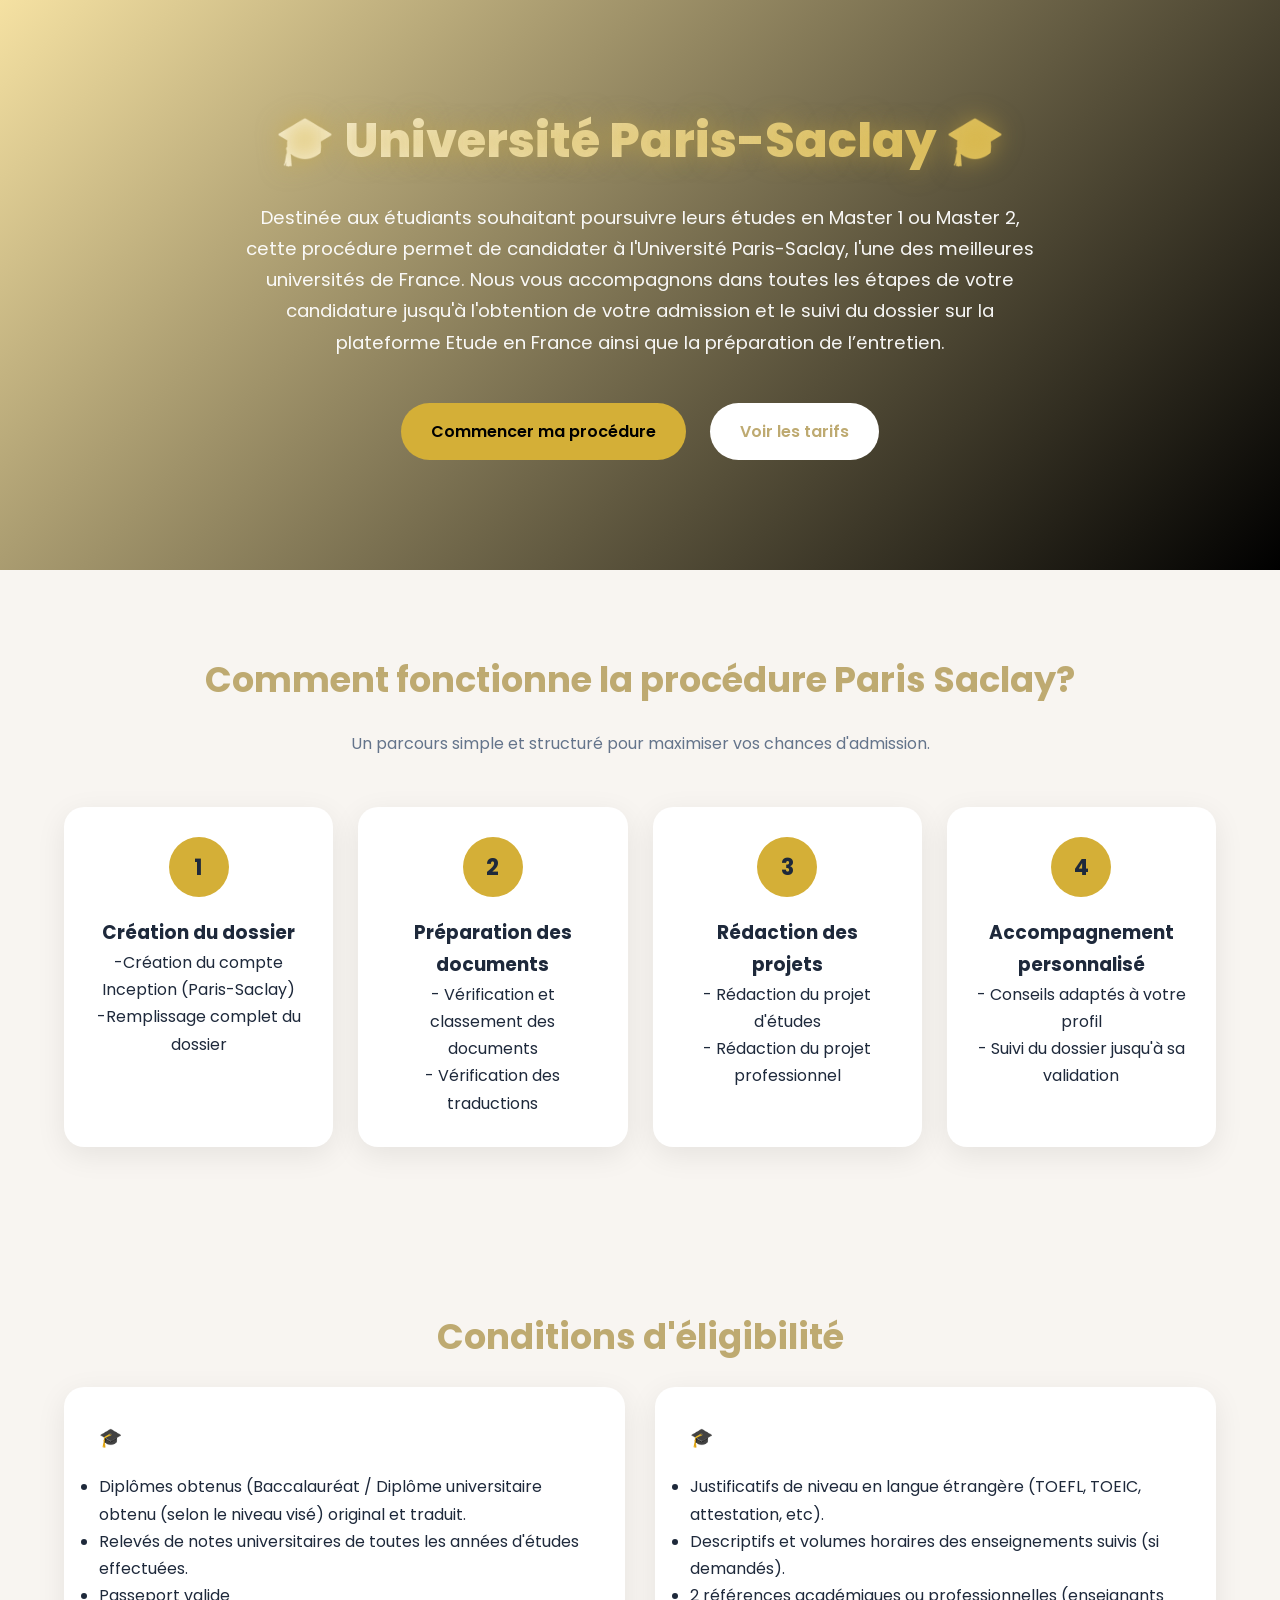
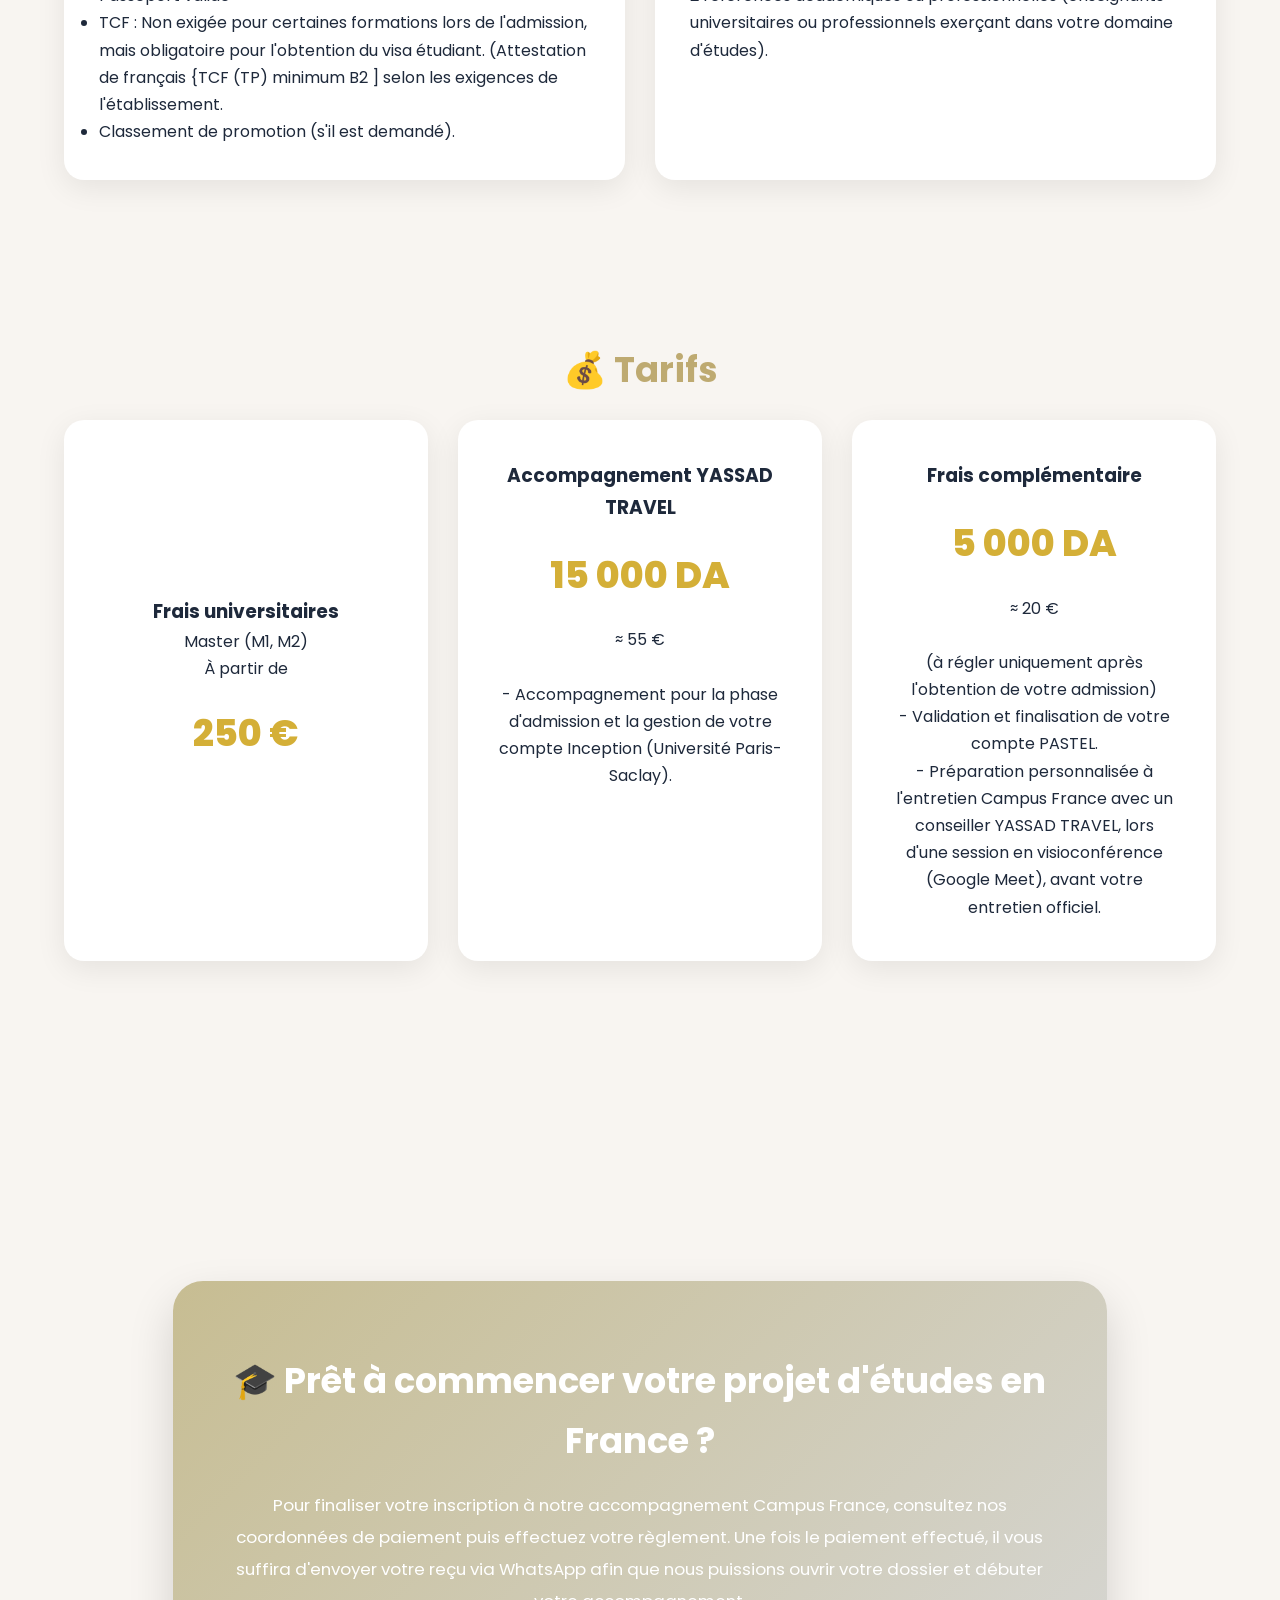
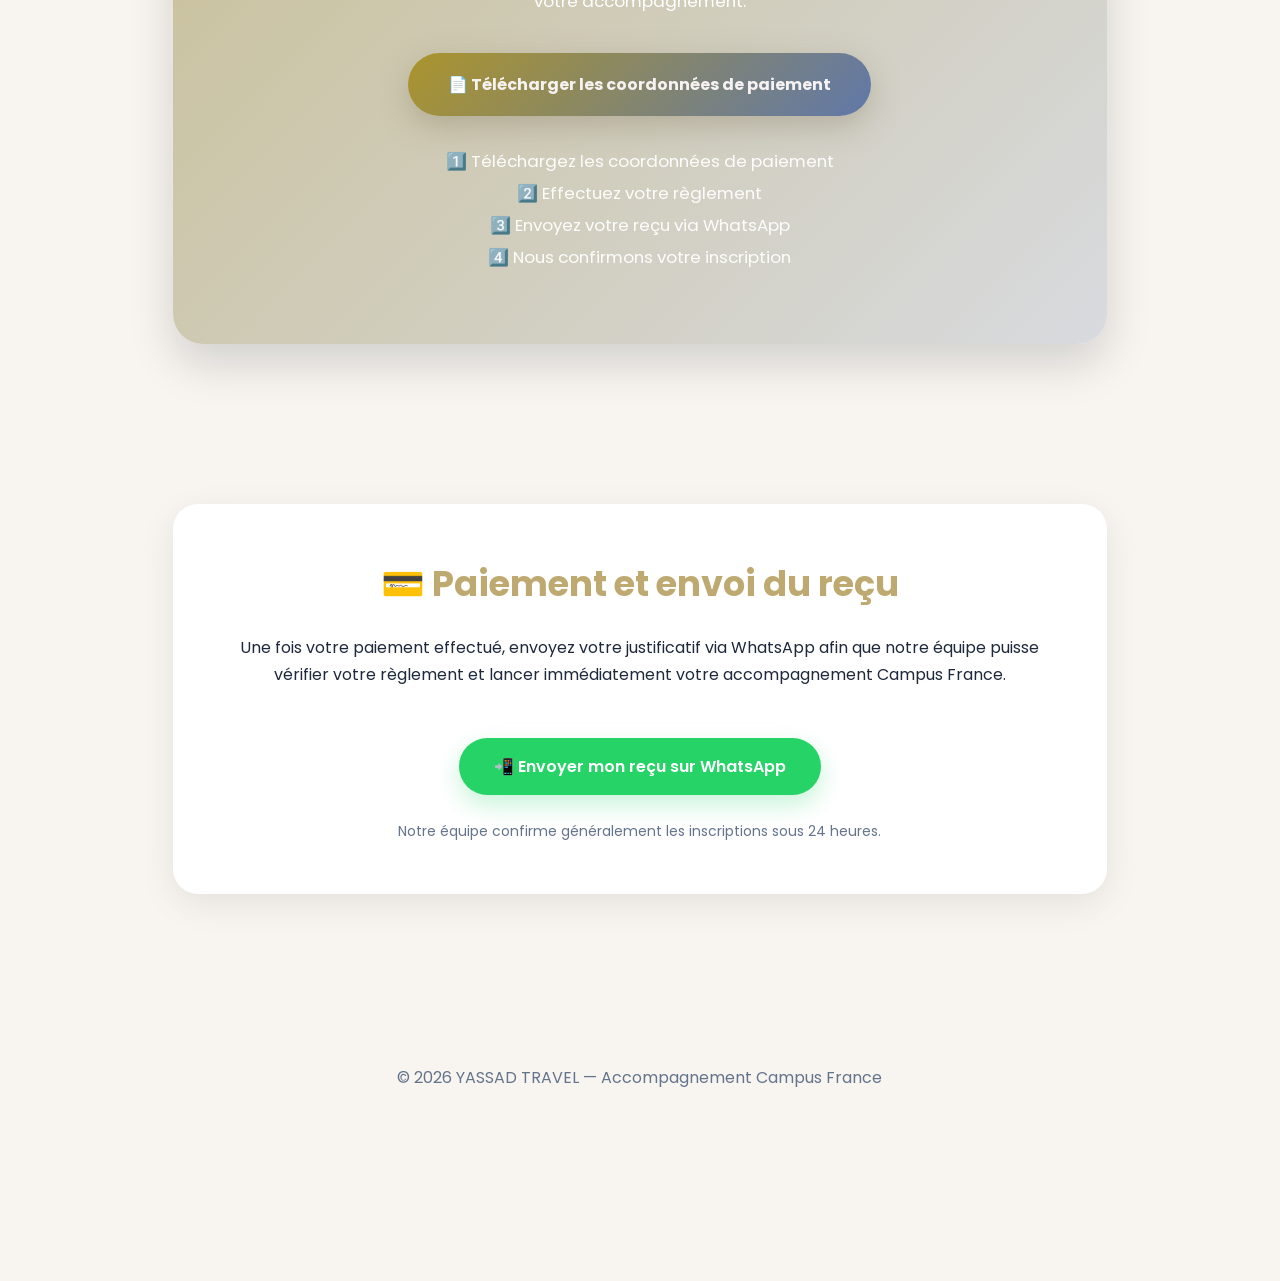
<file: parissaclay.html>
<!DOCTYPE html>
<html lang="fr">
<head>
<meta charset="UTF-8">
<meta name="viewport" content="width=device-width, initial-scale=1.0">

<title>Paris Saclay - YASSAD TRAVEL</title>

<link href="https://fonts.googleapis.com/css2?family=Poppins:wght@300;400;500;600;700;800&display=swap" rel="stylesheet">

<style>

*{
margin:0;
padding:0;
box-sizing:border-box;
font-family:'Poppins',sans-serif;
}

body{
background:#F8F5F1;
color:#1e293b;
line-height:1.7;
}

.container{
width:90%;
max-width:1200px;
margin:auto;
}

:root{
--primary:#beaa71;
--secondary:z#d8d8d8;
--gold:#D4AF37;
--white:#ffffff;
--light:#f7f9fc;
}

/* HERO */

.hero{
background:linear-gradient(135deg,#f5e1a2,#000000);
color:white;
padding:100px 0;
text-align:center;
}

/* Animation titre Paris-Saclay */

.hero h1{

font-size:3rem;
margin-bottom:20px;
font-weight:800;

background:linear-gradient(
90deg,
#ffffff,
#D4AF37,
#ffffff,
#f5e1a2
);

background-size:300%;

-webkit-background-clip:text;
background-clip:text;

color:transparent;

animation:
saclayGlow 4s linear infinite,
saclayFloat 2.5s ease-in-out infinite alternate;

text-shadow:0 0 25px rgba(212,175,55,0.5);

}


/* Déplacement du reflet doré */

@keyframes saclayGlow{

0%{
background-position:0%;
}

100%{
background-position:300%;
}

}


/* Mouvement doux */

@keyframes saclayFloat{

0%{
transform:translateY(0) scale(1);
}

100%{
transform:translateY(-12px) scale(1.05);
}

}
.hero p{
max-width:800px;
margin:auto;
font-size:1.15rem;
opacity:.95;
}

.hero-buttons{
margin-top:35px;
}

.btn{
display:inline-block;
padding:15px 30px;
border-radius:50px;
text-decoration:none;
font-weight:600;
margin:10px;
transition:.3s;
}

.btn-primary{
background:var(--gold);
color:#000;
}

.btn-primary:hover{
transform:translateY(-3px);
}

.btn-secondary{
background:white;
color:var(--primary);
}

/* SECTION */

section{
padding:80px 0;
}

.section-title{
text-align:center;
font-size:2.2rem;
margin-bottom:20px;
color:var(--primary);
font-weight:700;
}

.section-subtitle{
text-align:center;
max-width:700px;
margin:auto;
margin-bottom:50px;
color:#64748b;
}

/* TIMELINE */

.timeline{
display:grid;
grid-template-columns:repeat(auto-fit,minmax(250px,1fr));
gap:25px;
}

.step{
background:white;
padding:30px;
border-radius:20px;
box-shadow:0 8px 30px rgba(0,0,0,.08);
text-align:center;
}

.step-number{
width:60px;
height:60px;
background:var(--gold);
border-radius:50%;
display:flex;
align-items:center;
justify-content:center;
font-size:1.4rem;
font-weight:bold;
margin:auto;
margin-bottom:20px;
}

/* SERVICES */

.cards{
display:grid;
grid-template-columns:repeat(auto-fit,minmax(300px,1fr));
gap:25px;
}

.card{
background:white;
padding:35px;
border-radius:20px;
box-shadow:0 8px 30px rgba(0,0,0,.08);
}

.card h3{
color:var(--primary);
margin-bottom:15px;
}

.card ul{
list-style:none;
}

.card li{
margin-bottom:10px;
}

/* ELIGIBILITY */

.eligibility{
display:grid;
grid-template-columns:repeat(auto-fit,minmax(400px,1fr));
gap:30px;
}

.box{
background:white;
padding:35px;
border-radius:20px;
box-shadow:0 8px 30px rgba(0,0,0,.08);
}

.box h3{
color:var(--primary);
margin-bottom:20px;
}

/* PRICING */

.pricing{
display:grid;
grid-template-columns:repeat(auto-fit,minmax(350px,1fr));
gap:30px;
}

.price-card{
background:white;
padding:40px;
border-radius:20px;
box-shadow:0 8px 30px rgba(0,0,0,.08);
text-align:center;
}

.price{
font-size:2.3rem;
font-weight:800;
color:var(--gold);
margin:20px 0;
}
.price-compl{
background:white;
padding:40px;
border-radius:20px;
box-shadow:0 8px 30px rgba(0,0,0,.08);
text-align:center;
height:100%;
}

/* PAYMENT */

.payment{
background:white;
padding:40px;
border-radius:20px;
box-shadow:0 8px 30px rgba(0,0,0,.08);
}



/* WHATSAPP */

.whatsapp{
display:inline-block;
background:#25D366;
color:white !important;
padding:15px 35px;
border-radius:50px;
text-decoration:none;
font-weight:600;
margin-top:20px;
transition:all .3s ease;
box-shadow:0 10px 25px rgba(37,211,102,.25);
}

.whatsapp:hover{
transform:translateY(-3px);
box-shadow:0 15px 35px rgba(37,211,102,.35);
}

footer{
text-align:center;
padding:30px;
color:#64748b;
}
.payment{
background:white;
padding:50px;
border-radius:25px;
box-shadow:0 10px 35px rgba(0,0,0,.08);
}

.cta{
background:linear-gradient(135deg,#c7bd92,#d8dade);
color:white;
padding:70px 50px;
border-radius:30px;
text-align:center;
box-shadow:0 20px 45px rgba(0,0,0,.15);
}

.cta h2{
font-size:2.2rem;
margin-bottom:20px;
font-weight:700;
}

.cta p{
max-width:850px;
margin:auto;
line-height:1.9;
font-size:1.05rem;
}

.btn-payment{
display:inline-block;
margin-top:35px;
background : linear-gradient(135deg,#ab942d,#6078a9);
color:#f7f2f2;
padding:18px 40px;
border-radius:50px;
text-decoration:none;
font-weight:700;
font-size:1rem;
transition:.3s;
box-shadow:0 10px 30px rgba(125, 116, 89, 0.35);
}

.btn-payment:hover{
transform:translateY(-4px);
box-shadow:0 15px 40px rgba(212,175,55,.45);
}

.cta-note{
margin-top:30px !important;
font-size:15px;
opacity:.95;
line-height:2;
}

.payment-section{
margin-bottom:60px;
}


/* ==========================
   RESPONSIVE
========================== */

@media (max-width:992px){

    .timeline,
    .cards,
    .eligibility,
    .pricing{

        grid-template-columns:1fr;
    }

}
@media (max-width:768px){

    .hero{

        padding:70px 20px;

    }

    .hero h1{

        font-size:2rem;
        line-height:1.3;

    }

    .hero p{

        font-size:1rem;

    }

    .hero-buttons{

        display:flex;
        flex-direction:column;
        align-items:center;

    }

    .btn{

        width:100%;
        max-width:320px;
        text-align:center;

    }

    section{

        padding:60px 0;

    }

    .section-title{

        font-size:1.8rem;

    }

    .section-subtitle{

        font-size:.95rem;

    }

    .step,
    .card,
    .box,
    .price-card,
    .price-compl,
    .payment{

        padding:25px;

    }

    .price{

        font-size:2rem;

    }

    .cta{

        padding:40px 25px;

    }

    .cta h2{

        font-size:1.8rem;

    }

    .cta p{

        font-size:.95rem;

    }

    .btn-payment{

        width:100%;
        text-align:center;

    }

    .whatsapp{

        width:100%;
        text-align:center;

    }

}
</style>
</head>

<body>

<section class="hero">

<div class="container">

<h1> 🎓 Université Paris-Saclay 🎓</h1>

<p>
Destinée aux étudiants souhaitant poursuivre leurs études en Master 1 ou Master 2, cette procédure permet de candidater à l'Université Paris-Saclay, l'une des meilleures universités de France. Nous vous accompagnons dans toutes les étapes de votre candidature jusqu'à l'obtention de votre admission et le suivi du dossier sur la plateforme Etude en France ainsi que la préparation de l’entretien.
</p>

<div class="hero-buttons">

<a href="https://wa.me/213667834958?text=Bonjour%20YASSAD%20TRAVEL,%20je%20souhaite%20commencer%20ma%20procédure%20Paris-Saclay." target="_blank" class="btn btn-primary">
Commencer ma procédure
</a>

<a href="#tarifs" class="btn btn-secondary">
Voir les tarifs
</a>

</div>

</div>

</section>

<section>

<div class="container">

<h2 class="section-title">
Comment fonctionne la procédure Paris Saclay?
</h2>

<p class="section-subtitle">
Un parcours simple et structuré pour maximiser vos chances d'admission.
</p>

<div class="timeline">

<div class="step">
<div class="step-number">1</div>
<h3>Création du dossier</h3>
<p>-Création du compte Inception (Paris-Saclay)
   
</p>
<p> -Remplissage complet du dossier</p>
</div>

<div class="step">
<div class="step-number">2</div>
<h3> Préparation des documents</h3>
<p>- Vérification et classement des documents </p>
<p>- Vérification des traductions</p>
</div>

<div class="step">
<div class="step-number">3</div>
<h3> Rédaction des projets</h3>
<p>- Rédaction du projet d'études</p>
<p>- Rédaction du projet professionnel</p>
</div>

<div class="step">
<div class="step-number">4</div>
<h3>Accompagnement personnalisé</h3>
<p>- Conseils adaptés à votre profil</p>
- Suivi du dossier jusqu'à sa validation
</div>

</div>

</div>

</section>



<section>

<div class="container">

<h2 class="section-title">
Conditions d'éligibilité
</h2>

<div class="eligibility">

<div class="box">

<h3>🎓</h3>

<ul>
<li> Diplômes obtenus (Baccalauréat / Diplôme universitaire obtenu (selon le niveau visé) original et traduit.</li>
<li> Relevés de notes universitaires de toutes les années d'études effectuées.</li>
<li> Passeport valide</li>
<li> TCF : Non exigée pour certaines formations lors de l'admission, mais obligatoire pour l'obtention du visa étudiant.
     (Attestation de français {TCF (TP) minimum B2  ] selon les exigences de l'établissement.
</li>
<li> Classement de promotion (s'il est demandé).</li>

</ul>

</div>

<div class="box">

<h3>🎓 </h3>

<ul>
<li> Justificatifs de niveau en langue étrangère (TOEFL, TOEIC, attestation, etc).</li>
<li> Descriptifs et volumes horaires des enseignements suivis (si demandés).</li>
<li> 2 références académiques ou professionnelles (enseignants universitaires ou professionnels exerçant dans votre domaine d'études).</li>
</ul>

</div>

</div>

</div>

</section>

<section id="tarifs">

<div class="container">

<h2 class="section-title">
💰 Tarifs
</h2>

<div class="pricing">

<div class="price-card"
style="display:flex;flex-direction:column;justify-content:center;align-items:center;text-align:center;min-height:320px;">

    <h3>Frais universitaires</h3>

    <p>Master (M1, M2)</p>

    <p>À partir de</p>

    <div class="price">250 €</div>

</div>

<div class="price-card">

<h3>Accompagnement YASSAD TRAVEL</h3>

<div class="price">
15 000 DA
</div>

<p>
≈ 55 €
</p>

<br>

<p>
- Accompagnement pour la phase d'admission et la gestion de votre compte Inception (Université Paris-Saclay).
</p>

</div>



<div class="price-compl">

<h3>Frais complémentaire</h3>

<div class="price">
5 000 DA
</div>

<p>
≈ 20 €
</p>

<br>

<p>
(à régler uniquement après l'obtention de votre admission)
<p>- Validation et finalisation de votre compte PASTEL.</p>
<p>- Préparation personnalisée à l'entretien Campus France avec un conseiller YASSAD TRAVEL, lors d'une session en visioconférence (Google Meet), avant votre entretien officiel.</p>

</p>

</div>




</div>


</div>

</section>



<section>

<div class="container">
<section>

<div class="container">
<section>

<div class="container">

<div class="cta">

<h2>
🎓 Prêt à commencer votre projet d'études en France ?
</h2>

<p>
Pour finaliser votre inscription à notre accompagnement Campus France,
consultez nos coordonnées de paiement puis effectuez votre règlement.

Une fois le paiement effectué, il vous suffira d'envoyer votre reçu via WhatsApp afin que nous puissions ouvrir votre dossier et débuter votre accompagnement.
</p>

<a
href="documents/coordonnees-paiement-yassad-travel.pdf"
target="_blank"
class="btn-payment">

📄 Télécharger les coordonnées de paiement

</a>

<p class="cta-note">

1️⃣ Téléchargez les coordonnées de paiement<br>
2️⃣ Effectuez votre règlement<br>
3️⃣ Envoyez votre reçu via WhatsApp<br>
4️⃣ Nous confirmons votre inscription

</p>

</div>

</div>

</section>


<section class="payment-section">

<div class="container">

<div class="payment">

<h2 class="section-title">
💳 Paiement et envoi du reçu
</h2>

<p style="text-align:center;max-width:800px;margin:auto;">
Une fois votre paiement effectué, envoyez votre justificatif via WhatsApp afin que notre équipe puisse vérifier votre règlement et lancer immédiatement votre accompagnement Campus France.
</p>

<div style="text-align:center;margin-top:30px;">

<a
href="https://wa.me/213549462589"
target="_blank"
class="whatsapp">

📲 Envoyer mon reçu sur WhatsApp

</a>

</div>

<p style="
margin-top:25px;
text-align:center;
font-size:14px;
color:#64748b;
">
Notre équipe confirme généralement les inscriptions sous 24 heures.
</p>

</div>

</div>

</section>



<footer>

© 2026 YASSAD TRAVEL — Accompagnement Campus France

</footer>

</body>
</html>
</file>
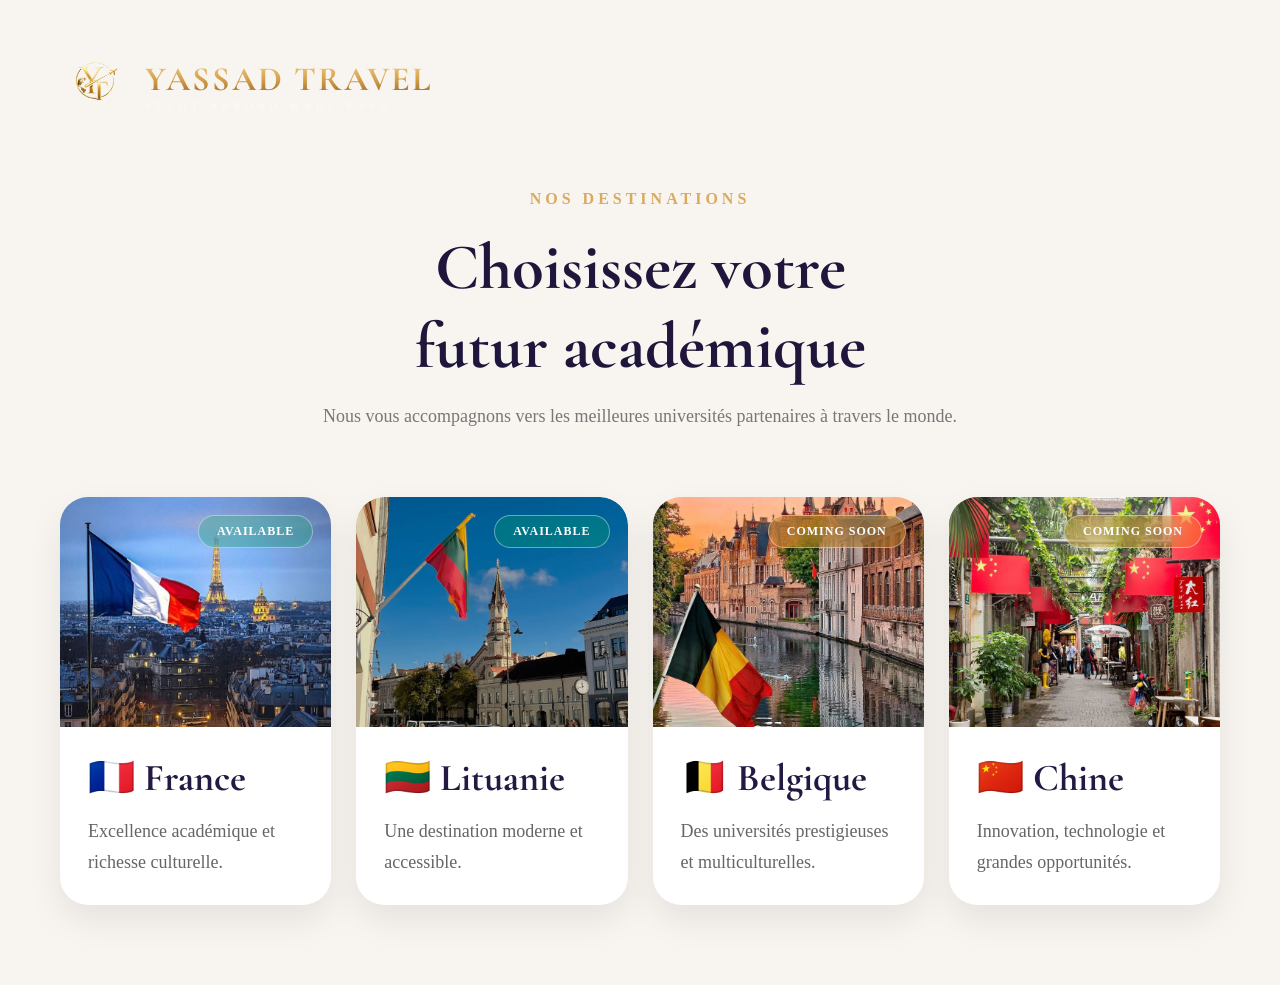
<file: services.html>
<!DOCTYPE html>
<html lang="fr">

<head>
    <meta charset="UTF-8">
    <meta name="viewport" content="width=device-width, initial-scale=1.0">
    <title>Services - YASSAD TRAVEL</title>

    <link rel="stylesheet" href="style.css">

    <link href="https://fonts.googleapis.com/css2?family=Cormorant+Garamond:wght@400;600;700&family=Poppins:wght@300;400;500;600&display=swap" rel="stylesheet">
</head>

<body>

<section class="services-page">

    <div class="services-logo">
        <img src="images/logo-yassad.png" alt="Logo Yassad Travel">

        <div class="services-logo-text">
            <h1>YASSAD TRAVEL</h1>
            <p>STUDY ABROAD MADE EASY</p>
        </div>
    </div>

    <div class="services-title">
        <span>NOS DESTINATIONS</span>

        <h2>
            Choisissez votre
            <br>
            futur académique
        </h2>

        <p>
            Nous vous accompagnons vers les meilleures universités
            partenaires à travers le monde.
        </p>
    </div>

    <div class="services-cards">

        <!-- France -->
        <a href="france.html" class="service-card">

            <div class="service-image">
                <img src="images/france.jpg" alt="France">

                <div class="status available">
                    AVAILABLE
                </div>
            </div>

            <div class="service-content">
                <h3>🇫🇷 France</h3>
                <p>Excellence académique et richesse culturelle.</p>
            </div>

        </a>

        <!-- Lituanie -->
           <a href="lituanie.html" class="service-card">
        <div class="service-card">

            <div class="service-image">
                <img src="images/Lituanie.jpg" alt="Lituanie">

                <div class="status available">
                    AVAILABLE
                </div>
            </div>

            <div class="service-content">
                <h3>🇱🇹 Lituanie</h3>

                <p>
                    Une destination moderne et accessible.
                </p>
            </div>

        </div>
        </a>

        <!-- Belgique -->
        <div class="service-card">

            <div class="service-image">
                <img src="images/belgique.jpg" alt="Belgique">

                <div class="status soon">
                    COMING SOON
                </div>
            </div>

            <div class="service-content">
                <h3>🇧🇪 Belgique</h3>

                <p>
                    Des universités prestigieuses et multiculturelles.
                </p>
            </div>

        </div>

        <!-- Chine -->
        <div class="service-card">

            <div class="service-image">
                <img src="images/chine.jpg" alt="Chine">

                <div class="status soon">
                    COMING SOON
                </div>
            </div>

            <div class="service-content">
                <h3>🇨🇳 Chine</h3>

                <p>
                    Innovation, technologie et grandes opportunités.
                </p>
            </div>

        </div>

    </div>

</section>

</body>

</html>
</file>
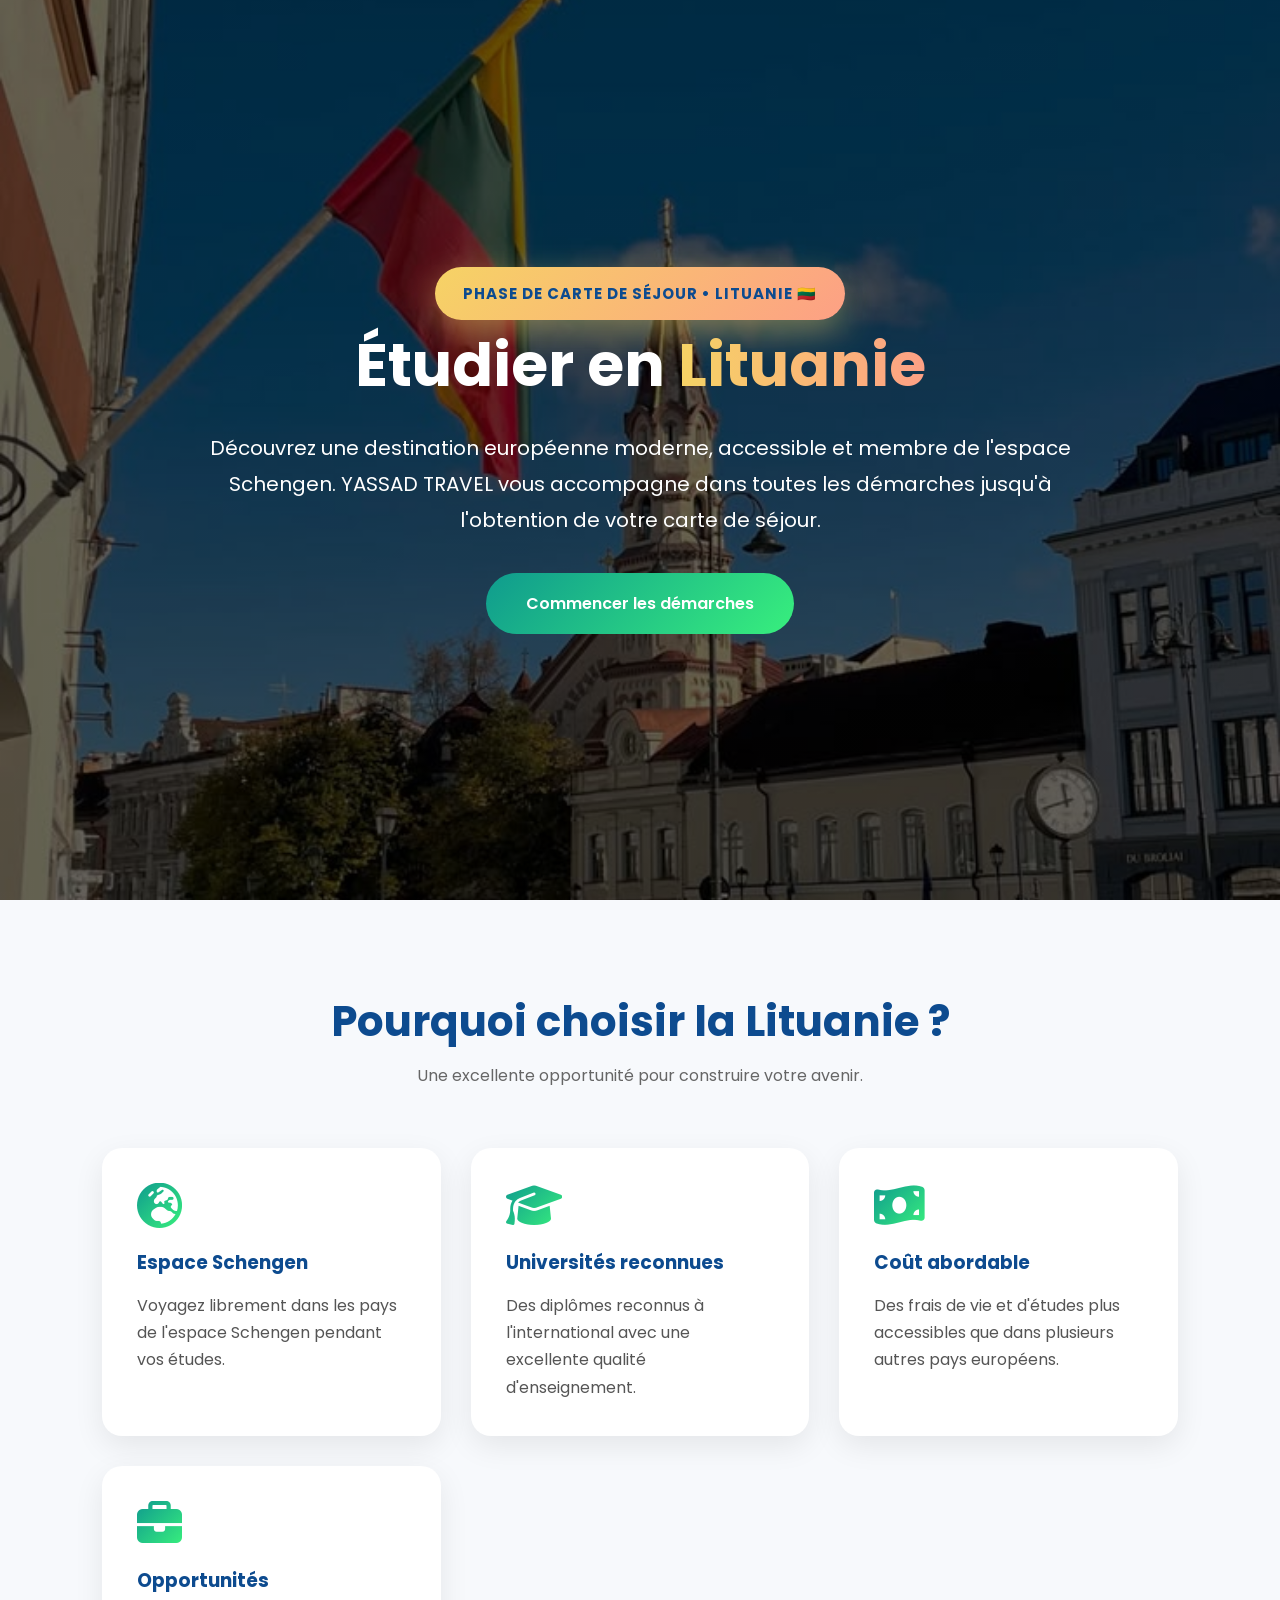
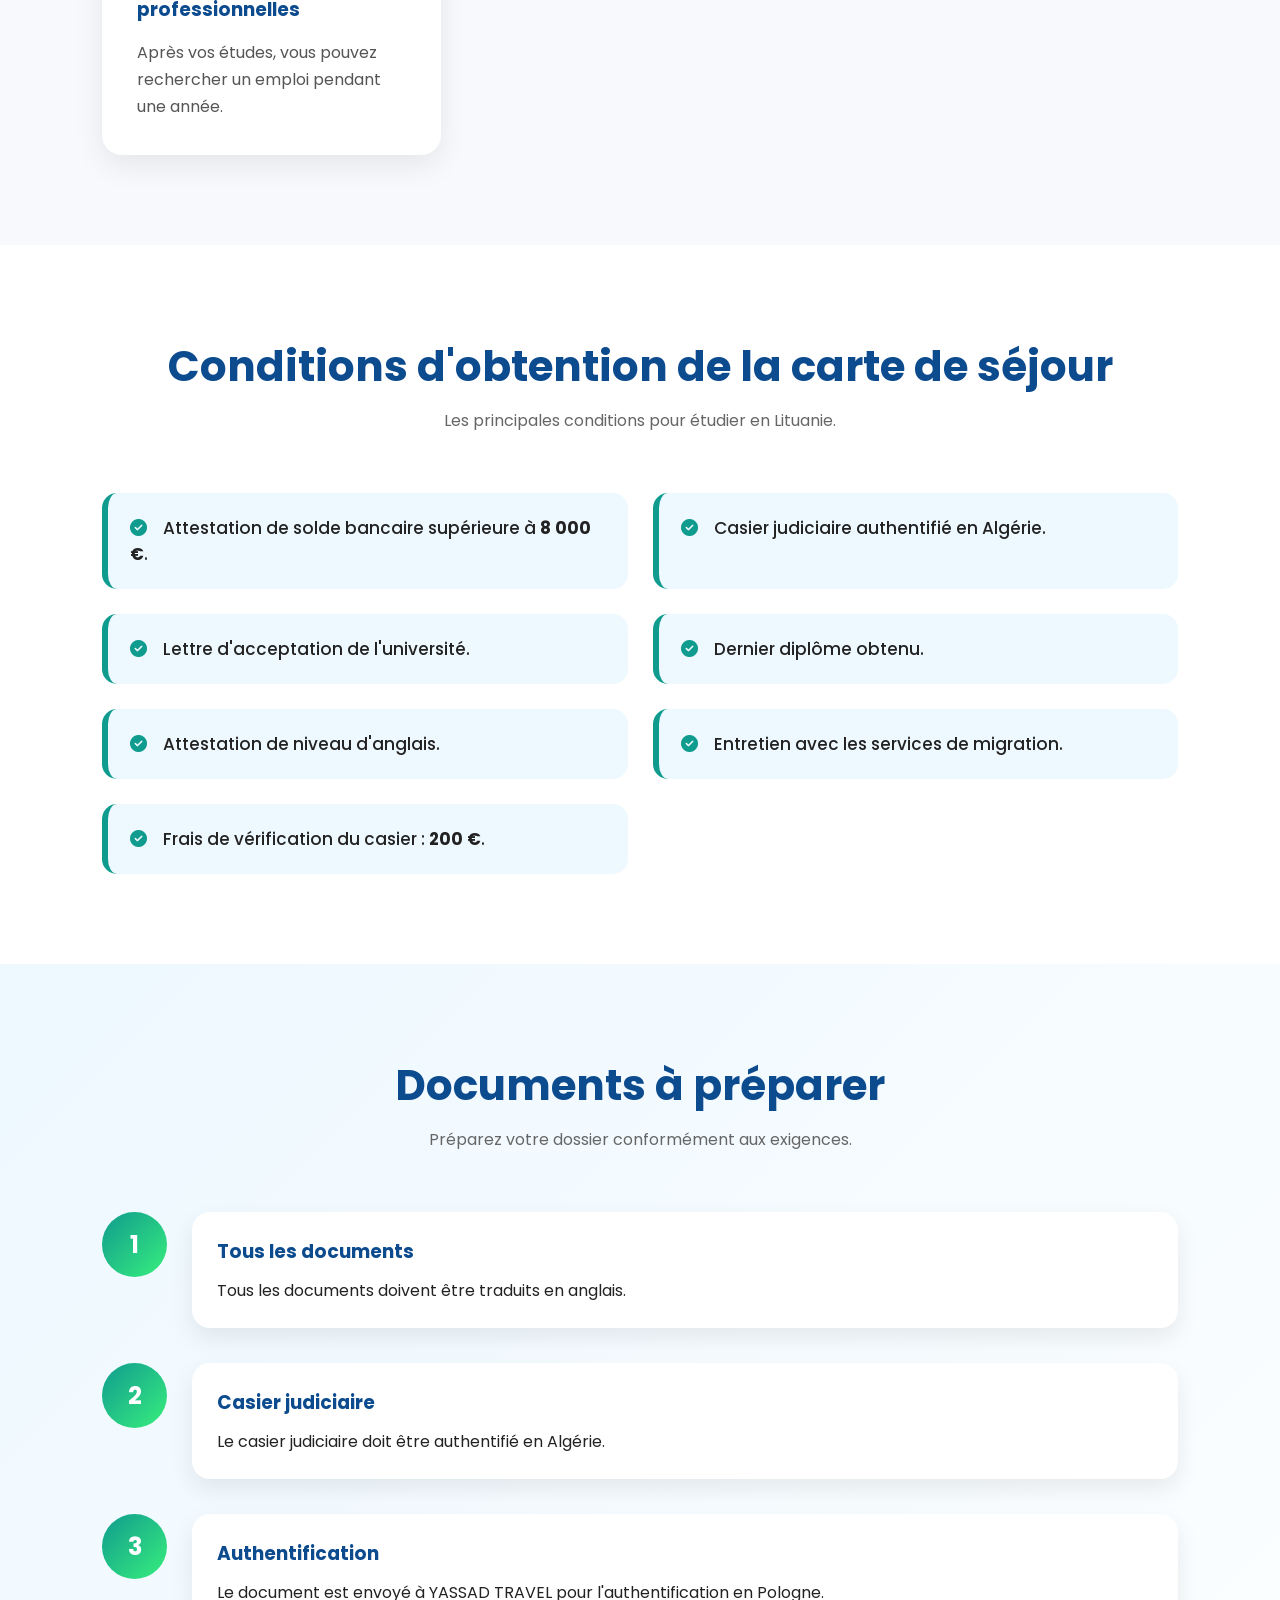
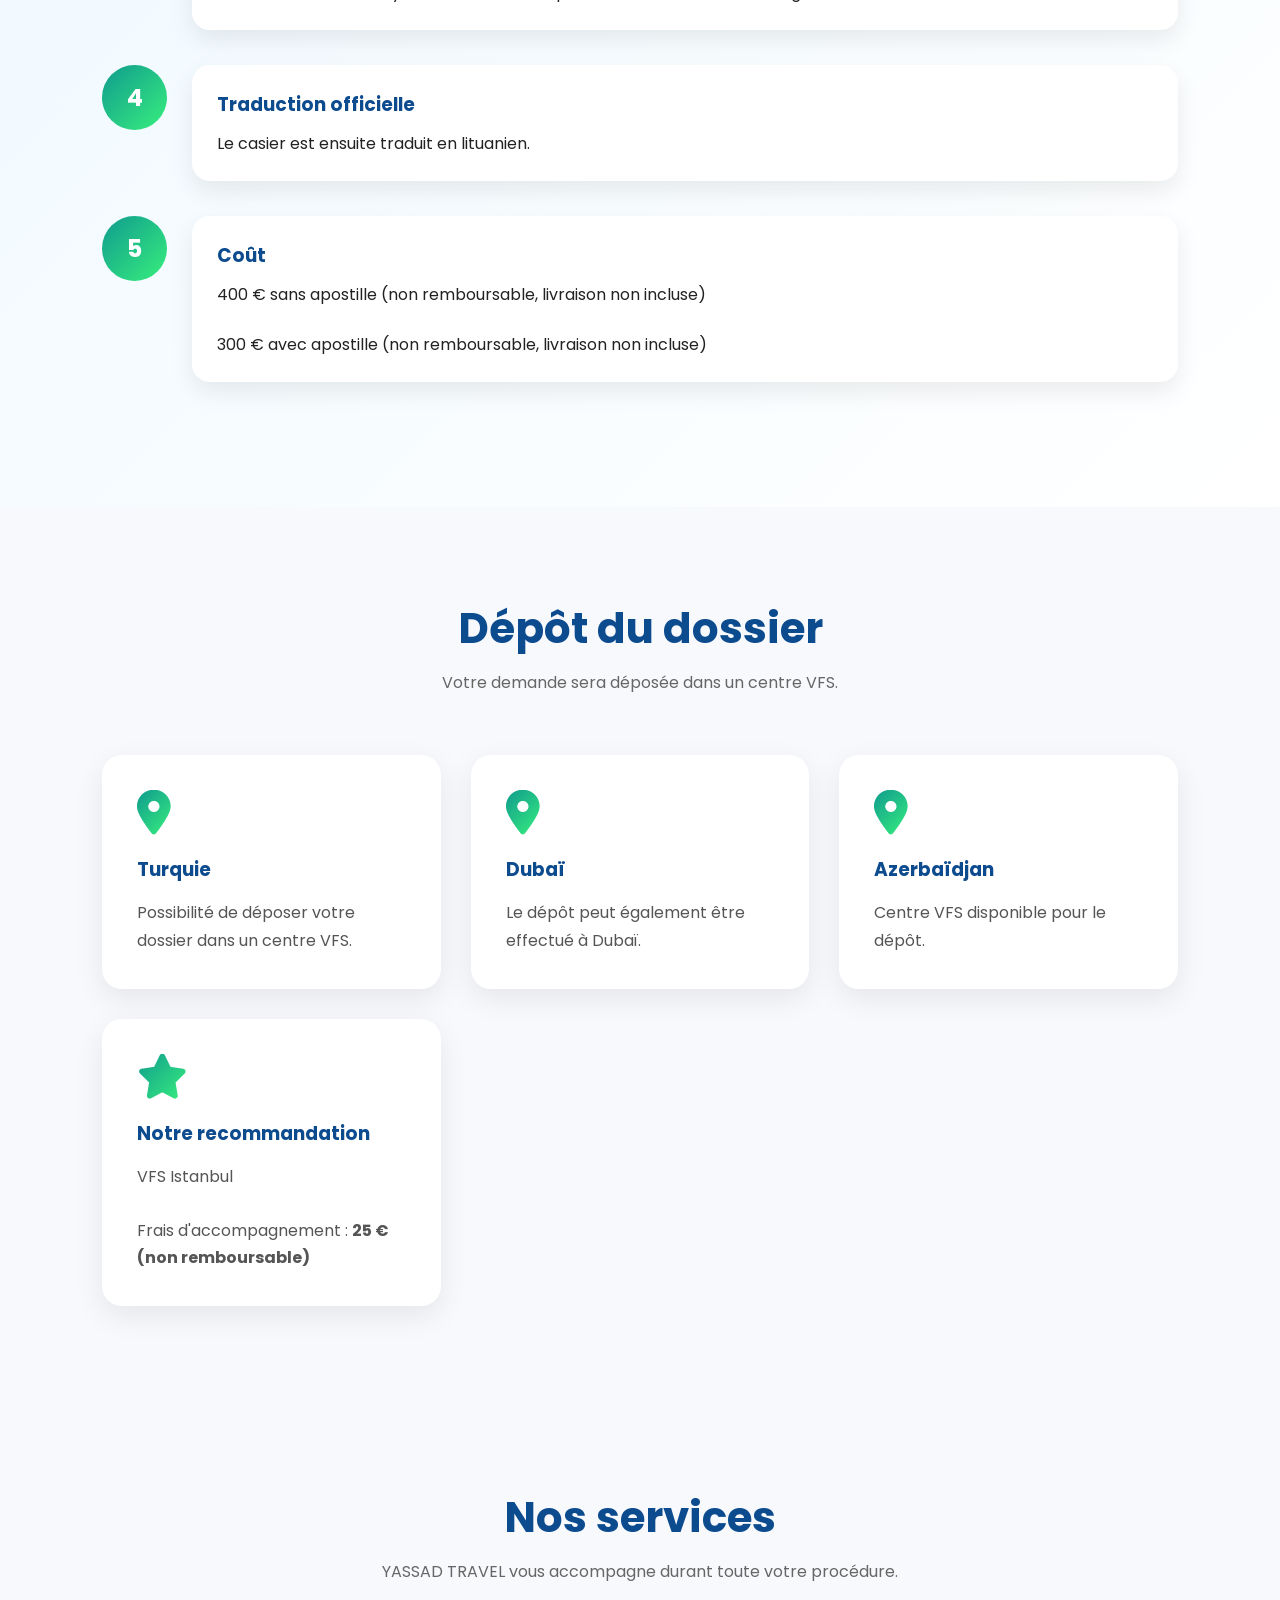
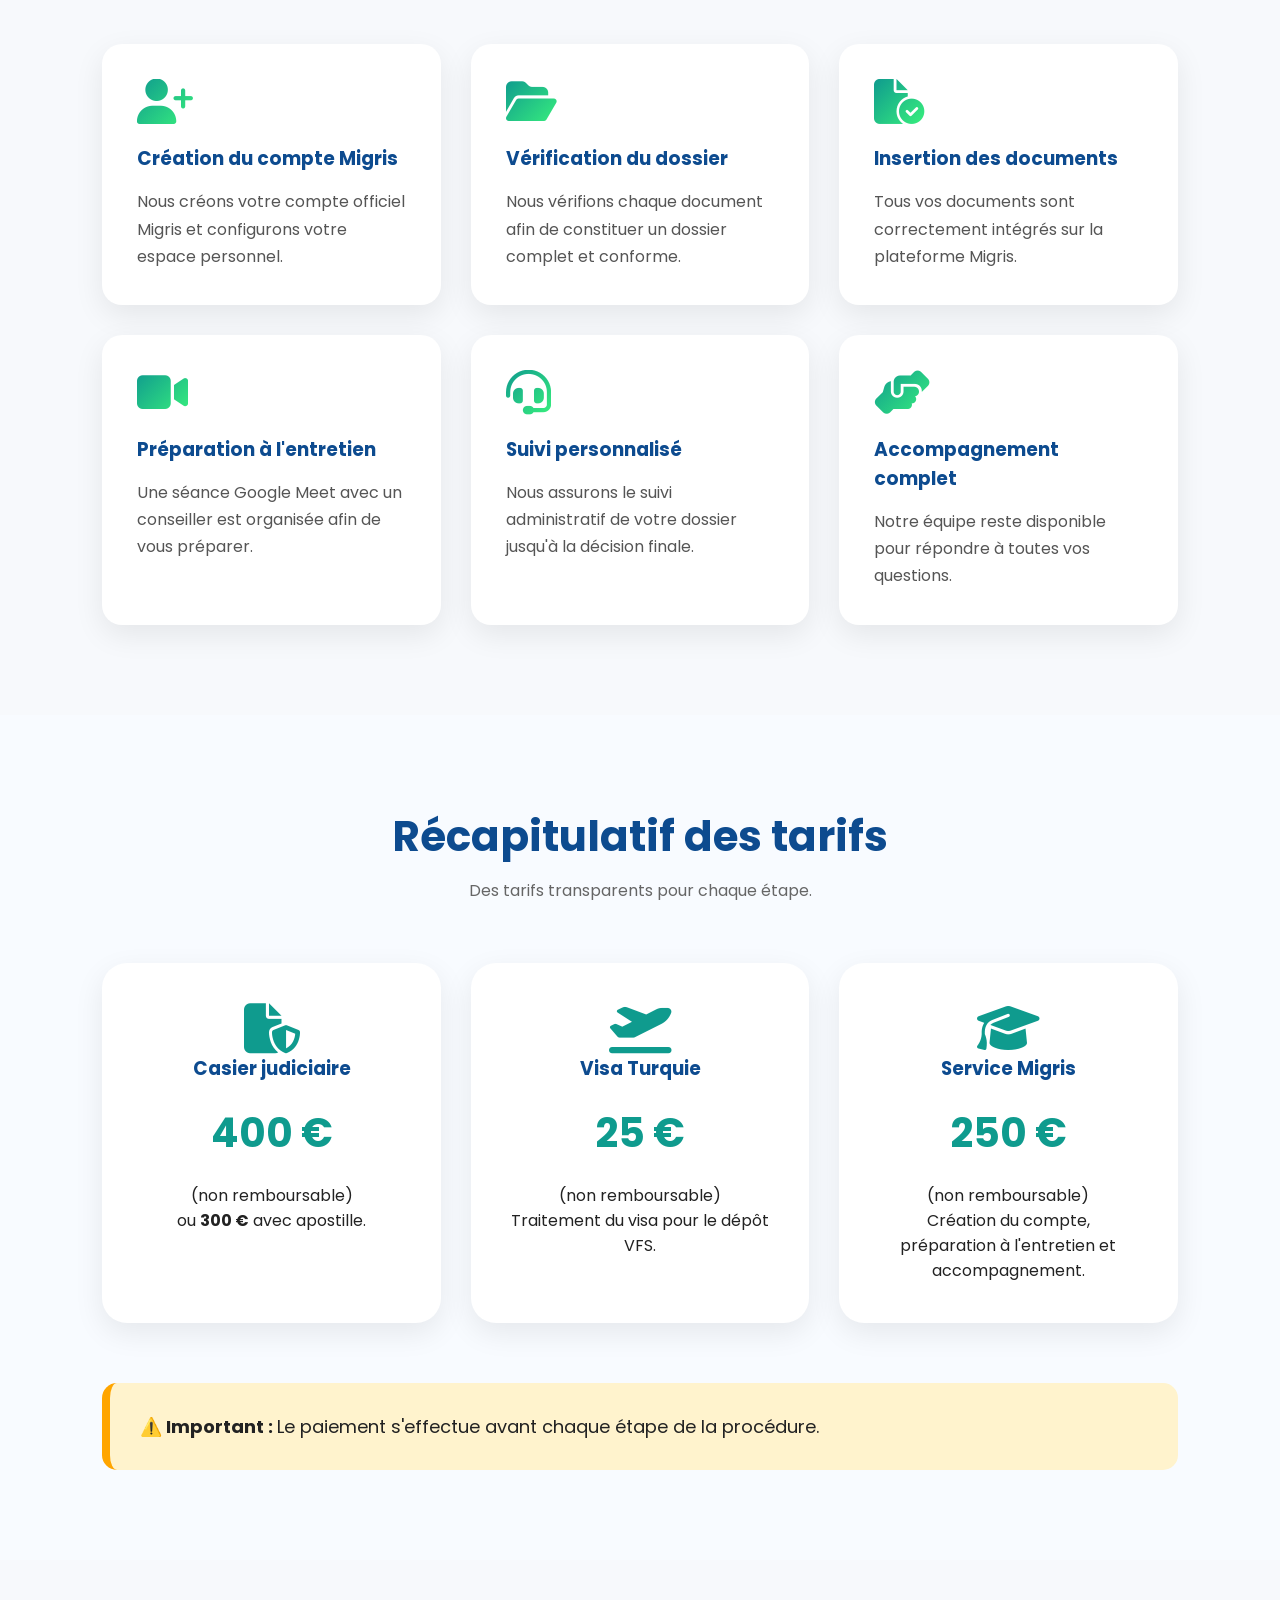
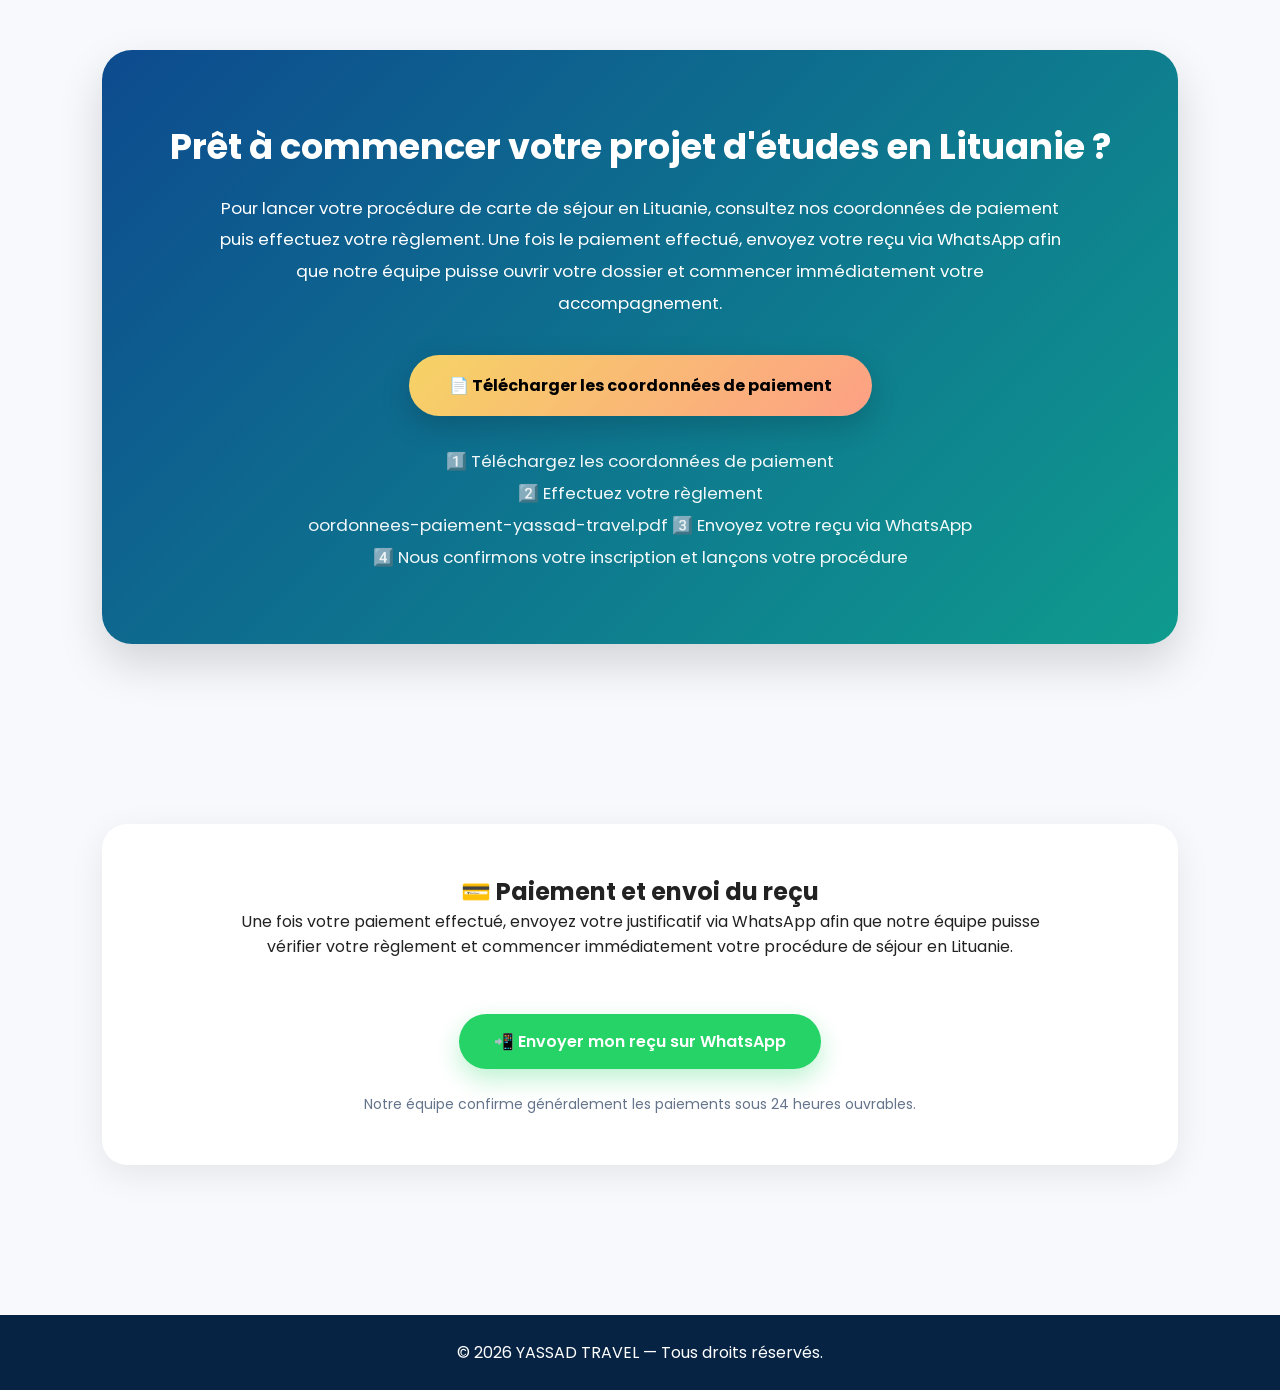
<file: visaLituanie.html>
<!DOCTYPE html>
<html lang="fr">

<head>
<meta charset="UTF-8">
<meta name="viewport" content="width=device-width, initial-scale=1.0">

<title>Étudier en Lituanie | YASSAD TRAVEL</title>

<link href="https://fonts.googleapis.com/css2?family=Poppins:wght@300;400;500;600;700&display=swap" rel="stylesheet">

<link rel="stylesheet"
href="https://cdnjs.cloudflare.com/ajax/libs/font-awesome/6.5.2/css/all.min.css">

<style>

*{
margin:0;
padding:0;
box-sizing:border-box;
scroll-behavior:smooth;
font-family:'Poppins',sans-serif;
}

body{
background:#f7f9fc;
color:#222;
overflow-x:hidden;
}

.hero{

min-height:100vh;

background:
linear-gradient(rgba(0,0,0,.55),rgba(0,0,0,.55)),
url("images/Lituanie.jpg") center/cover;

display:flex;
justify-content:center;
align-items:center;
text-align:center;
padding:40px;

}

.hero-content{

max-width:900px;
color:white;
animation:fadeUp 1.2s;

}

/* ===== Badge Carte de Séjour ===== */

.badge-sejour{

display:inline-flex;
align-items:center;
gap:12px;

padding:15px 28px;

background:linear-gradient(135deg,#f6d365,#fda085);

color:#0d4b8f;

font-weight:700;
font-size:15px;
letter-spacing:1px;
text-transform:uppercase;

border-radius:60px;

box-shadow:0 12px 35px rgba(246,211,101,.45);

animation:pulseBadge 2.5s infinite;

}

.badge-icon{

width:42px;
height:42px;

display:flex;
align-items:center;
justify-content:center;

border-radius:50%;
background:white;

font-size:20px;

box-shadow:0 5px 15px rgba(0,0,0,.15);

}

@keyframes pulseBadge{

0%{
transform:scale(1);
}

50%{
transform:scale(1.04);
}

100%{
transform:scale(1);
}

}

@media(max-width:768px){

.badge-sejour{
padding:12px 18px;
font-size:12px;
gap:10px;
}

.badge-icon{
width:34px;
height:34px;
font-size:17px;
}

}

.hero h1{

font-size:60px;
margin-bottom:20px;

}

.hero h1 span{

background:linear-gradient(90deg,#f6d365,#fda085);

-webkit-background-clip:text;
-webkit-text-fill-color:transparent;

}

.hero p{

font-size:20px;
line-height:1.8;

margin-bottom:35px;

}

.btn{

display:inline-block;

padding:18px 40px;

background:linear-gradient(135deg,#0f9b8e,#38ef7d);

color:white;

border-radius:40px;

text-decoration:none;

font-weight:600;

transition:.4s;

}

.btn:hover{

transform:translateY(-5px);

box-shadow:0 15px 35px rgba(0,0,0,.25);

}

section{

padding:90px 8%;

}

.title{

text-align:center;
margin-bottom:60px;

}

.title h2{

font-size:42px;

color:#0d4b8f;

margin-bottom:10px;

}

.title p{

color:#666;

}

.grid{

display:grid;

grid-template-columns:repeat(auto-fit,minmax(260px,1fr));

gap:30px;

}

.card{

background:white;

padding:35px;

border-radius:20px;

box-shadow:0 10px 30px rgba(0,0,0,.08);

transition:.4s;

}

.card:hover{

transform:translateY(-10px);

}

.card i{

font-size:45px;

margin-bottom:20px;

background:linear-gradient(135deg,#0f9b8e,#38ef7d);

-webkit-background-clip:text;
-webkit-text-fill-color:transparent;

}

.card h3{

margin-bottom:15px;

color:#0d4b8f;

}

.card p{

line-height:1.7;

color:#555;

}

.conditions{

background:white;

}

.list{

display:grid;

grid-template-columns:repeat(auto-fit,minmax(350px,1fr));

gap:25px;

}

.item{

background:#eef8ff;

padding:22px;

border-left:6px solid #0f9b8e;

border-radius:15px;

font-size:17px;

font-weight:500;

}

.item i{

color:#0f9b8e;

margin-right:12px;

}

.docs{

background:linear-gradient(135deg,#edf8ff,#ffffff);

}

.timeline{

position:relative;

margin-top:40px;

}

.step{

display:flex;

gap:25px;

margin-bottom:35px;

align-items:flex-start;

}

.number{

width:65px;
height:65px;

background:linear-gradient(135deg,#0f9b8e,#38ef7d);

border-radius:50%;

display:flex;

justify-content:center;

align-items:center;

font-size:24px;

font-weight:bold;

color:white;

flex-shrink:0;

}

.step-content{

background:white;

padding:25px;

border-radius:18px;

box-shadow:0 10px 25px rgba(0,0,0,.08);

width:100%;

}

.step-content h3{

margin-bottom:12px;

color:#0d4b8f;

}

.prix{

background:#f8fbff;

}

.price-grid{

display:grid;

grid-template-columns:repeat(auto-fit,minmax(260px,1fr));

gap:30px;

}

.price{

background:white;

padding:40px;

text-align:center;

border-radius:25px;

box-shadow:0 10px 30px rgba(0,0,0,.08);

transition:.4s;

}

.price:hover{

transform:scale(1.05);

}

.price h3{

color:#0d4b8f;

margin-bottom:15px;

}

.price span{

display:block;

font-size:40px;

font-weight:bold;

margin:20px 0;

color:#0f9b8e;

}

.warning{

margin-top:60px;

padding:30px;

background:#fff3cd;

border-left:8px solid orange;

border-radius:15px;

font-size:18px;

}

.contact{

background:linear-gradient(135deg,#0d4b8f,#0f9b8e);

color:white;

text-align:center;

padding:90px 20px;

}

.contact h2{

font-size:45px;

margin-bottom:20px;

}

.contact p{

font-size:20px;

margin-bottom:35px;

}

.contact a{

background:white;

color:#0d4b8f;

padding:18px 35px;

border-radius:40px;

text-decoration:none;

font-weight:600;

transition:.4s;

display:inline-block;

}

.contact a:hover{

transform:translateY(-5px);

}

footer{

background:#062344;

color:white;

text-align:center;

padding:25px;

}

@keyframes fadeUp{

from{

opacity:0;

transform:translateY(40px);

}

to{

opacity:1;

transform:translateY(0);

}

}

@media(max-width:768px){

.hero h1{

font-size:42px;

}

.title h2{

font-size:32px;

}

.contact h2{

font-size:32px;

}

}
/* ==========================================
   SECTION PAIEMENT LITUANIE
========================================== */

.payment-section{
margin-bottom:60px;
}

.payment{
background:white;
padding:50px;
border-radius:25px;
box-shadow:0 10px 35px rgba(0,0,0,.08);
}

.cta{
background:linear-gradient(135deg,#0d4b8f,#0f9b8e);
color:white;
padding:70px 50px;
border-radius:30px;
text-align:center;
box-shadow:0 20px 45px rgba(0,0,0,.15);
}

.cta h2{
font-size:2.2rem;
margin-bottom:20px;
font-weight:700;
}

.cta p{
max-width:850px;
margin:auto;
line-height:1.9;
font-size:1.05rem;
}

.btn-payment{
display:inline-block;
margin-top:35px;
background:linear-gradient(135deg,#f6d365,#fda085);
color:#000;
padding:18px 40px;
border-radius:50px;
text-decoration:none;
font-weight:700;
font-size:1rem;
transition:.3s;
box-shadow:0 10px 30px rgba(0,0,0,.18);
}

.btn-payment:hover{
transform:translateY(-4px);
box-shadow:0 15px 40px rgba(0,0,0,.25);
}

.cta-note{
margin-top:30px !important;
font-size:15px;
opacity:.95;
line-height:2;
}

/* WhatsApp */

.whatsapp{

display:inline-block;
background:#25D366;
color:white;
padding:15px 35px;
border-radius:50px;
text-decoration:none;
font-weight:600;
margin-top:25px;
transition:.3s;
box-shadow:0 10px 25px rgba(37,211,102,.3);

}

.whatsapp:hover{

transform:translateY(-3px);

box-shadow:0 15px 35px rgba(37,211,102,.45);

}

/* RESPONSIVE */

@media(max-width:992px){

.cta{

padding:50px 35px;

}

.payment{

padding:35px;

}

}

@media(max-width:768px){

.cta{

padding:40px 25px;

}

.cta h2{

font-size:1.7rem;

}

.cta p{

font-size:15px;

}

.payment{

padding:25px;

}

.btn-payment,
.whatsapp{

width:100%;
max-width:340px;
text-align:center;

}

}

@media(max-width:480px){

.cta{

padding:30px 18px;

}

.cta h2{

font-size:1.45rem;

}

.cta-note{

font-size:14px;

line-height:1.8;

}

.payment{

padding:20px;

}

}

</style>

</head>

<body>

<section class="hero">

<div class="hero-content">

<div class="badge-sejour">
    <span> PHASE de CARTE DE SÉJOUR • LITUANIE 🇱🇹</span>
</div>

<h1>
Étudier en
<span>Lituanie</span>
</h1>

<p>

Découvrez une destination européenne moderne,
accessible et membre de l'espace Schengen.
YASSAD TRAVEL vous accompagne dans toutes les démarches
jusqu'à l'obtention de votre carte de séjour.

</p>

<a href="#paiement" class="btn">
Commencer les démarches
</a>

</div>

</section>

<section>

<div class="title">

<h2>Pourquoi choisir la Lituanie ?</h2>

<p>
Une excellente opportunité pour construire votre avenir.
</p>

</div>

<div class="grid">

<div class="card">

<i class="fa-solid fa-earth-europe"></i>

<h3>Espace Schengen</h3>

<p>
Voyagez librement dans les pays de l'espace Schengen pendant vos études.
</p>

</div>

<div class="card">

<i class="fa-solid fa-graduation-cap"></i>

<h3>Universités reconnues</h3>

<p>
Des diplômes reconnus à l'international avec une excellente qualité d'enseignement.
</p>

</div>

<div class="card">

<i class="fa-solid fa-money-bill-wave"></i>

<h3>Coût abordable</h3>

<p>
Des frais de vie et d'études plus accessibles que dans plusieurs autres pays européens.
</p>

</div>

<div class="card">

<i class="fa-solid fa-briefcase"></i>

<h3>Opportunités professionnelles</h3>

<p>
Après vos études, vous pouvez rechercher un emploi pendant une année.
</p>

</div>

</div>

</section>
<!-- CONDITIONS -->

<section class="conditions" id="conditions">

<div class="title">

<h2>Conditions d'obtention de la carte de séjour</h2>

<p>
Les principales conditions pour étudier en Lituanie.
</p>

</div>

<div class="list">

<div class="item">
<i class="fa-solid fa-circle-check"></i>
Attestation de solde bancaire supérieure à <strong>8 000 €</strong>.
</div>

<div class="item">
<i class="fa-solid fa-circle-check"></i>
Casier judiciaire authentifié en Algérie.
</div>

<div class="item">
<i class="fa-solid fa-circle-check"></i>
Lettre d'acceptation de l'université.
</div>

<div class="item">
<i class="fa-solid fa-circle-check"></i>
Dernier diplôme obtenu.
</div>

<div class="item">
<i class="fa-solid fa-circle-check"></i>
Attestation de niveau d'anglais.
</div>

<div class="item">
<i class="fa-solid fa-circle-check"></i>
Entretien avec les services de migration.
</div>

<div class="item">
<i class="fa-solid fa-circle-check"></i>
Frais de vérification du casier : <strong>200 €</strong>.
</div>

</div>

</section>

<!-- DOCUMENTS -->

<section class="docs">

<div class="title">

<h2>Documents à préparer</h2>

<p>
Préparez votre dossier conformément aux exigences.
</p>

</div>

<div class="timeline">

<div class="step">

<div class="number">1</div>

<div class="step-content">

<h3>Tous les documents</h3>

<p>

Tous les documents doivent être traduits en anglais.

</p>

</div>

</div>

<div class="step">

<div class="number">2</div>

<div class="step-content">

<h3>Casier judiciaire</h3>

<p>

Le casier judiciaire doit être authentifié en Algérie.

</p>

</div>

</div>

<div class="step">

<div class="number">3</div>

<div class="step-content">

<h3>Authentification</h3>

<p>

Le document est envoyé à YASSAD TRAVEL pour
l'authentification en Pologne.

</p>

</div>

</div>

<div class="step">

<div class="number">4</div>

<div class="step-content">

<h3>Traduction officielle</h3>

<p>

Le casier est ensuite traduit en lituanien.

</p>

</div>

</div>

<div class="step">

<div class="number">5</div>

<div class="step-content">

<h3>Coût</h3>

<p>

400 € sans apostille (non remboursable, livraison non incluse)

<br><br>

300 € avec apostille (non remboursable, livraison non incluse)

</p>

</div>

</div>

</div>

</section>

<!-- DEPOT -->

<section>

<div class="title">

<h2>Dépôt du dossier</h2>

<p>
Votre demande sera déposée dans un centre VFS.
</p>

</div>

<div class="grid">

<div class="card">

<i class="fa-solid fa-location-dot"></i>

<h3>Turquie</h3>

<p>
Possibilité de déposer votre dossier dans un centre VFS.
</p>

</div>

<div class="card">

<i class="fa-solid fa-location-dot"></i>

<h3>Dubaï</h3>

<p>
Le dépôt peut également être effectué à Dubaï.
</p>

</div>

<div class="card">

<i class="fa-solid fa-location-dot"></i>

<h3>Azerbaïdjan</h3>

<p>
Centre VFS disponible pour le dépôt.
</p>

</div>

<div class="card">

<i class="fa-solid fa-star"></i>

<h3>Notre recommandation</h3>

<p>

VFS Istanbul

<br><br>

Frais d'accompagnement :
<strong>25 € (non remboursable)</strong>

</p>

</div>

</div>

</section>
<!-- SERVICES -->

<section>

    <div class="title">

        <h2>Nos services</h2>

        <p>
            YASSAD TRAVEL vous accompagne durant toute votre procédure.
        </p>

    </div>

    <div class="grid">

        <div class="card">

            <i class="fa-solid fa-user-plus"></i>

            <h3>Création du compte Migris</h3>

            <p>
                Nous créons votre compte officiel Migris et configurons votre espace personnel.
            </p>

        </div>

        <div class="card">

            <i class="fa-solid fa-folder-open"></i>

            <h3>Vérification du dossier</h3>

            <p>
                Nous vérifions chaque document afin de constituer un dossier complet et conforme.
            </p>

        </div>

        <div class="card">

            <i class="fa-solid fa-file-circle-check"></i>

            <h3>Insertion des documents</h3>

            <p>
                Tous vos documents sont correctement intégrés sur la plateforme Migris.
            </p>

        </div>

        <div class="card">

            <i class="fa-solid fa-video"></i>

            <h3>Préparation à l'entretien</h3>

            <p>
                Une séance Google Meet avec un conseiller est organisée afin de vous préparer.
            </p>

        </div>

        <div class="card">

            <i class="fa-solid fa-headset"></i>

            <h3>Suivi personnalisé</h3>

            <p>
                Nous assurons le suivi administratif de votre dossier jusqu'à la décision finale.
            </p>

        </div>

        <div class="card">

            <i class="fa-solid fa-handshake-angle"></i>

            <h3>Accompagnement complet</h3>

            <p>
                Notre équipe reste disponible pour répondre à toutes vos questions.
            </p>

        </div>

    </div>

</section>

<!-- TARIFS -->

<section class="prix">

    <div class="title">

        <h2>Récapitulatif des tarifs</h2>

        <p>
            Des tarifs transparents pour chaque étape.
        </p>

    </div>

    <div class="price-grid">

        <div class="price">

            <i class="fa-solid fa-file-shield" style="font-size:50px;color:#0f9b8e;"></i>

            <h3>Casier judiciaire</h3>

            <span>400 €</span>

            <p>
               <p> (non remboursable)</p>
                ou <strong>300 €</strong> avec apostille.
            </p>

        </div>

        <div class="price">

            <i class="fa-solid fa-plane-departure" style="font-size:50px;color:#0f9b8e;"></i>

            <h3>Visa Turquie</h3>

            <span>25 € </span>
            <p>(non remboursable)</p>

            <p>
                Traitement du visa pour le dépôt VFS.
            </p>

        </div>

        <div class="price">

            <i class="fa-solid fa-graduation-cap" style="font-size:50px;color:#0f9b8e;"></i>

            <h3>Service Migris</h3>

            <span>250 €</span>

            <p>
               <p>(non remboursable)</p> 
            
                Création du compte, préparation à l'entretien et accompagnement.
            </p>

        </div>

    </div>

    <div class="warning">

        <strong>
            ⚠️ Important :
        </strong>

        Le paiement s'effectue avant chaque étape de la procédure.

    </div>

</section>





<!-- ==========================
     PRÊT À COMMENCER
=========================== -->

<section id="paiement" >

<div class="container">

<div class="cta">

<h2>
 Prêt à commencer votre projet d'études en Lituanie ?
</h2>

<p>

Pour lancer votre procédure de carte de séjour en Lituanie,
consultez nos coordonnées de paiement puis effectuez votre règlement.

Une fois le paiement effectué, envoyez votre reçu via WhatsApp afin que notre équipe puisse ouvrir votre dossier et commencer immédiatement votre accompagnement.

</p>

<a
href="documents/c"
target="_blank"
class="btn-payment">

📄 Télécharger les coordonnées de paiement

</a>

<p class="cta-note">

1️⃣ Téléchargez les coordonnées de paiement<br>

2️⃣ Effectuez votre règlement<br>oordonnees-paiement-yassad-travel.pdf

3️⃣ Envoyez votre reçu via WhatsApp<br>

4️⃣ Nous confirmons votre inscription et lançons votre procédure

</p>

</div>

</div>

</section>

<!-- ==========================
     PAIEMENT
=========================== -->

<section class="payment-section">

<div class="container">

<div class="payment">

<h2 class="section-title" style="text-align:center;">
💳 Paiement et envoi du reçu
</h2>

<p style="text-align:center;max-width:800px;margin:auto;">

Une fois votre paiement effectué, envoyez votre justificatif via WhatsApp afin que notre équipe puisse vérifier votre règlement et commencer immédiatement votre procédure de séjour en Lituanie.

</p>

<div style="text-align:center;margin-top:30px;">

<a
href="https://wa.me/213549462589"
target="_blank"
class="whatsapp">

📲 Envoyer mon reçu sur WhatsApp

</a>

</div>

<p style="margin-top:25px;text-align:center;font-size:14px;color:#64748b;">

Notre équipe confirme généralement les paiements sous 24 heures ouvrables.

</p>

</div>

</div>

</section>

<footer>

    © 2026 YASSAD TRAVEL — Tous droits réservés.

</footer>

</body>

</html>
</file>
<file: style.css>
/* =========================
   RESET
========================= */

html {
    scroll-behavior: smooth;
}

* {
    margin: 0;
    padding: 0;
    box-sizing: border-box;
}
img{
    max-width:100%;
    height:auto;
    display:block;
}

body{
    background:#f7f4f2;
}

section{
    width:100%;
}

.container{
    width:min(1200px,90%);
    margin:auto;
}

/* =========================
   HERO
========================= */

.hero{
    position:relative;
    width:100%;
    min-height:100vh;
    padding:28px 60px 50px;
    overflow:hidden;
    color:white;
}

/* BACKGROUND IMAGE */

.hero::before{
    content:"";
    position:absolute;
    inset:0;
    background:
    linear-gradient(
        rgba(8,4,25,0.48),
        rgba(8,4,25,0.58)
    ),
    url("images/hero.jpg");
    background-size:cover;
    background-position:center;
    z-index:-2;
    animation:zoomBackground 18s ease-in-out infinite alternate;
}

/* DARK OVERLAY */

.hero::after{
    content:"";
    position:absolute;
    inset:0;
    background:
    linear-gradient(
        90deg,
        rgba(8,4,25,0.70) 0%,
        rgba(8,4,25,0.28) 50%,
        rgba(8,4,25,0.60) 100%
    );
    z-index:-1;
}

/* BACKGROUND ANIMATION */

@keyframes zoomBackground{
    0%{ transform:scale(1); }
    100%{ transform:scale(1.08); }
}

/* =========================
   NAVBAR
========================= */

.navbar{
    display:flex;
    align-items:center;
    justify-content:space-between;
    padding-top:8px;
}

/* LOGO */

.logo{
    display:flex;
    align-items:center;
    gap:14px;
    width:auto;
}

.logo img{
    width:68px;
    object-fit:contain;
}

/* LOGO TEXT */

.logo-text{
    display:flex;
    flex-direction:column;
}

.logo-text h1{
    font-family:'Cormorant Garamond', serif;
    font-size:34px;
    font-weight:600;
    line-height:1;
    letter-spacing:2px;
    text-transform:uppercase;
    white-space:nowrap;
    background:linear-gradient(
        180deg,
        #f7d68d 0%,
        #d4a04c 45%,
        #8c5a1f 100%
    );
    -webkit-background-clip:text;
    -webkit-text-fill-color:transparent;
}

.logo-text p{
    margin-top:8px;
    color:rgba(255,255,255,0.55);
    font-size:10px;
    letter-spacing:6px;
    font-weight:300;
}

/* MENU */

.nav-links{
    display:flex;
    align-items:center;
    list-style:none;
    gap:28px;
}

.nav-links a{
    color:white;
    text-decoration:none;
    font-size:16px;
    font-weight:400;
    transition:0.3s;
}

.nav-links a:hover{
    color:#d9aa5f;
}

/* ACTIVE */

.active{
    color:#d9aa5f !important;
    position:relative;
}

.active::after{
    content:"";
    position:absolute;
    left:0;
    bottom:-10px;
    width:34px;
    height:3px;
    border-radius:50px;
    background:#d9aa5f;
}

/* BUTTON */

.btn-rdv{
    display:flex;
    align-items:center;
    gap:10px;
    padding:10px 10px;
    border-radius:50px;
    background:
    linear-gradient(
        135deg,
        #8b5cf6,
        #5b2cc9
    );
    color:white;
    text-decoration:none;
    font-size:12px;
    font-weight:500;
    border:1px solid rgba(255,255,255,0.12);
    box-shadow:0 0 22px rgba(123,77,255,0.35);
    transition:0.3s;
}

.btn-rdv:hover{
    transform:translateY(-2px);
}


/* =========================
   HERO CONTENT
========================= */

.hero-content{
    margin-top:90px;
    width:100%;
    max-width:850px;
}
/* BADGE */

.badge{
    display:inline-flex;
    align-items:center;
    gap:12px;
    padding:16px 28px;
    border-radius:50px;
    border:1px solid rgba(217,170,95,0.4);
    background:rgba(255,255,255,0.04);
    backdrop-filter:blur(8px);
    color:#f0c26f;
    margin-bottom:35px;
}

/* TITLE */

.hero-content h2{
    font-family:'Cormorant Garamond', serif;
    font-size:50px;
    line-height:0.98;
    font-weight:600;
    letter-spacing:-2px;
}

.gradient{
    background:
    linear-gradient(
        90deg,
        #a965ff,
        #f0c26f
    );
    -webkit-background-clip:text;
    -webkit-text-fill-color:transparent;
}

/* TEXT */

.hero-content p{
    width:100%;
    max-width:700px;
}

/* BUTTONS */

.hero-buttons{
    margin-top:45px;
    display:flex;
    gap:25px;
}

/* PRIMARY */

.btn-primary{
    padding:22px 40px;
    border-radius:50px;
    border:2px solid #d9aa5f;
    color:#f0c26f;
    text-decoration:none;
    font-size:20px;
    font-weight:600;
    transition:0.3s;
}

.btn-primary:hover{
    background:#d9aa5f;
    color:#0d071f;
}

/* VIDEO */

.btn-video{
    padding:22px 38px;
    border-radius:50px;
    border:2px solid rgba(255,255,255,0.2);
    background:rgba(255,255,255,0.03);
    backdrop-filter:blur(10px);
    color:white;
    text-decoration:none;
    display:flex;
    align-items:center;
    gap:15px;
    font-size:20px;
}

/* =========================
   FEATURES
========================= */

.features{
    margin-top:70px;
    display:grid;
    grid-template-columns:repeat(4,1fr);
    gap:25px;
    background:rgba(8,4,28,0.65);
    backdrop-filter:blur(15px);
    border-radius:30px;
    padding:35px;
    border:1px solid rgba(255,255,255,0.08);
}

.feature{
    display:flex;
    align-items:flex-start;
    gap:20px;
}

.feature i{
    font-size:42px;
    color:#d9aa5f;
}

.feature h4{
    font-size:24px;
    margin-bottom:10px;
}

.feature p{
    color:#d0d0d0;
    font-size:18px;
    line-height:1.6;
}

/* =========================
   DESTINATIONS
========================= */

.destinations{
    background:#f7f4f2;
    border-radius: 0;
    padding:40px 20px;
    display:flex;
    gap:35px;
    transform: none;
}

/* LEFT */

.dest-left{
    flex:1;
}

.cards{
    flex:2;
}

.mini-title{
    color:#c9964d;
    letter-spacing:3px;
    font-size:15px;
    font-weight:600;
    margin-bottom:25px;
}

.dest-left h3{
    font-family:'Cormorant Garamond', serif;
      font-size:clamp(34px,5vw,68px);
    line-height:1.1;
    color:#1f173b;
}

.dest-left p{
    margin-top:25px;
    font-size:22px;
    line-height:1.7;
    color:#666;
}

/* BUTTON */

.dest-btn{
    display:inline-block;
    margin-top:35px;
    padding:22px 35px;
    border-radius:50px;
    background:#090522;
    color:#f0c26f;
    text-decoration:none;
    font-size:20px;
    font-weight:600;
    transition:0.3s;
}

.dest-btn:hover{
    transform:translateY(-3px);
}

/* CARDS */

.cards{
    width:67%;
    display:grid;
    grid-template-columns:repeat(4,1fr);
    gap:22px;
}

/* CARD */

.card{
    background:white;
    border-radius:28px;
    overflow:hidden;
    box-shadow:0 10px 30px rgba(0,0,0,0.08);
    transition:0.4s;
}

.card:hover{
    transform:translateY(-10px);
}

.card img{
    width:100%;
    height:170px;
    object-fit:cover;
}

/* CARD CONTENT */

.card-content{
    padding:24px;
}

.card-content h4{
    font-family:'Cormorant Garamond', serif;
    font-size:34px;
    color:#231942;
    margin-bottom:12px;
}

.card-content p{
    color:#666;
    font-size:18px;
    line-height:1.6;
}

.card-content a{
    display:inline-block;
    margin-top:20px;
    color:#7b4dff;
    text-decoration:none;
    font-size:18px;
    font-weight:600;
}

/* =========================
   FOOTER CONTACT
========================= */

.contact-footer{
    background: linear-gradient(180deg, #081B3A 0%, #0D2348 100%);
    padding:0px;
    box-shadow: inset 0 12px 35px rgba(0,0,0,.25);
}



.contact-container {
    max-width: 1200px;
    margin: 0 auto;
     padding:60px 40px;
}

/* HEADER */

.contact-header {
    text-align: center;
    margin-bottom: 70px;
}

.contact-header .mini-title {
       color:#d9aa5f;
    letter-spacing: 3px;
    font-size: 15px;
    font-weight: 600;
    margin-bottom: 25px;
}

.contact-header h3 {
    font-family: 'Cormorant Garamond', serif;
   font-size:clamp(34px,5vw,68px);
    line-height: 1.1;
  color:#ffffff;
    margin-bottom: 25px;
}

.contact-header p {
    font-size: 20px;
    line-height: 1.7;
   color:rgba(255,255,255,.75);
    max-width: 700px;
    margin: 0 auto;
}

/* CONTACT CARDS */

.contact-cards {
    display: grid;
    grid-template-columns: repeat(2, 1fr);
    gap: 25px;
    margin-bottom: 60px;
}

.contact-card{
    display:flex;
    align-items:center;
    gap:12px;
    padding:18px 15px;
    background:white;
    border-radius:20px;
    border:2px solid transparent;
    text-decoration:none;
    transition:all .4s;
    position:relative;
    overflow:hidden;
    box-shadow:0 10px 30px rgba(0,0,0,.08);
      width:100%;
}

.contact-card::before {
    content: '';
    position: absolute;
    top: 0;
    left: -100%;
    width: 100%;
    height: 100%;
    background: linear-gradient(90deg, transparent, rgba(255,255,255,0.3), transparent);
    transition: 0.5s;
}

.contact-card:hover::before {
    left: 100%;
}

.contact-card:hover {
    transform: translateY(-8px);
    box-shadow: 0 20px 40px rgba(0, 0, 0, 0.15);
}

/* ICON */

.contact-icon {
    width: 70px;
    height: 70px;
    display: flex;
    align-items: center;
    justify-content: center;
    border-radius: 18px;
    font-size: 32px;
    flex-shrink: 0;
}

/* INSTAGRAM */
.instagram .contact-icon {
    background: linear-gradient(135deg, #833ab4, #fd1d1d, #fcb045);
    color: white;
}

.instagram:hover {
    border-color: #fd1d1d;
}

/* TIKTOK */
.tiktok .contact-icon {
    background: linear-gradient(135deg, #000000, #69C9D0);
    color: rgb(237, 230, 230);
}

.tiktok:hover {
    border-color: #69C9D0;
}

/* EMAIL */
.email .contact-icon {
    background: linear-gradient(135deg, #d9aa5f, #f0c26f);
    color: white;
}

.email:hover {
    border-color: #d9aa5f;
}

/* WHATSAPP */
.whatsapp .contact-icon {
    background: linear-gradient(135deg, #25D366, #128C7E);
    color: white;
}

.whatsapp:hover {
    border-color: #25D366;
}

/* INFO */

.contact-info{
    flex:1;
     min-width:0;
     overflow:hidden;
    display:flex;
    flex-direction:column;
    justify-content:center;
  width:calc(100% - 75px);
}

.contact-info h4{
    margin:0 0 6px;
    font-size:17px;
    font-weight:600;
    color:#1f173b;
    line-height:1.2;
}
.contact-info p{
    font-size:13px;
    line-height:1.3;
    overflow-wrap:anywhere;
    word-break:break-word;
}
/* ARROW */

.contact-arrow {
    font-size: 22px;
    color: #d9aa5f;
    transition: 0.3s;
}

.contact-card:hover .contact-arrow {
    transform: translateX(5px);
}

/* CTA SECTION */

.contact-cta{
    background:linear-gradient(135deg,#41233d,#a9a1a5);
    padding:55px 60px;
    border-radius:0;
    margin:0;
    display:flex;
    justify-content:space-between;
    align-items:center;
}

.cta-content h4 {
    font-family: 'Cormorant Garamond', serif;
    font-size: 38px;
    color: white;
    margin-bottom: 10px;
}

.cta-content p {
    font-size: 18px;
    color: rgba(255, 255, 255, 0.7);
}

.cta-btn {
    display: inline-flex;
    align-items: center;
    gap: 15px;
    padding: 20px 40px;
    background: linear-gradient(135deg, #d9aa5f, #f0c26f);
    border-radius: 50px;
    color: #1f173b;
    text-decoration: none;
    font-size: 18px;
    font-weight: 600;
    white-space: nowrap;
    transition: 0.3s;
}

.cta-btn:hover {
    transform: translateY(-3px);
    box-shadow: 0 10px 30px rgba(217, 170, 95, 0.4);
}
/* Alignement du texte des boutons */

.btn-primary,
.btn-video,
.btn-rdv,
.dest-btn,
.cta-btn{
    display:flex;
    justify-content:center;
    align-items:center;
    text-align:center;
    cursor:pointer;
}


/* =========================
   RESPONSIVE
========================= */

@media(max-width:1400px){

    .hero-content h2{
        font-size:75px;
    }

    .cards{
        grid-template-columns:repeat(2,1fr);
    }

    .destinations{
        flex-direction:column;
    }

    .dest-left,
    .cards{
        width:100%;
    }
}
/* =========================
   BOTTOM FOOTER
========================= */

.bottom-footer{
    text-align:center;
    padding:20px 10px 10px;
    font-size:14px;
    color:#999;
    background:#ffffff;
}

@media(max-width:1000px){

    .hero{
    padding:30px 5%;
}
    .navbar{
        flex-direction:column;
        gap:30px;
    }

    .nav-links{
        flex-wrap:wrap;
        justify-content:center;
    }

    .hero-content{
        width:100%;
    }

    .hero-content h2{
        font-size:58px;
    }

    .hero-content p{
        width:100%;
        font-size:20px;
    }

    .features{
        grid-template-columns:1fr;
    }

    .cards{
        grid-template-columns:1fr;
    }

    .contact-footer{
        padding:60px 30px;
    }

    .contact-cards{
        grid-template-columns:1fr;
    }

    .contact-cta{
        flex-direction:column;
        text-align:center;
        padding:40px 30px;
    }
}
/*=========================
SERVICES PAGE
=========================*/

.services-page{
    min-height:100vh;
    background:#F8F5F1;
    padding:50px 60px 80px;
}

.services-logo{
    display:flex;
    align-items:center;
    gap:15px;
}

.services-logo img{
    width:70px;
}

.services-logo-text h1{
    font-family:'Cormorant Garamond',serif;
    font-size:34px;
    letter-spacing:2px;

    background:linear-gradient(
        180deg,
        #f7d68d,
        #d4a04c,
        #8c5a1f
    );

    -webkit-background-clip:text;
    -webkit-text-fill-color:transparent;
}

.services-logo-text p{
    color:rgba(255,255,255,.5);
    font-size:10px;
    letter-spacing:5px;
}

.services-title{
    text-align:center;
    margin:70px 0;
}

.services-title span{
    color:#d9aa5f;
    letter-spacing:4px;
    font-weight:600;
}

.services-title h2{
    margin-top:20px;
    color:#1F173B;
    font-family:'Cormorant Garamond',serif;
    font-size:65px;
}

.services-title p{
    margin-top:20px;
    color:#777;
    font-size:18px;
}

.services-cards{
    display:grid;
    grid-template-columns:repeat(4,1fr);
    gap:25px;
}

.service-card{
    background:white;
    border-radius:28px;
    overflow:hidden;
    transition:.4s;
    box-shadow:0 15px 35px rgba(0,0,0,0.08);
}

.service-card:hover{
    transform:translateY(-10px);
    box-shadow:0 25px 50px rgba(0,0,0,0.12);
}
.service-image{
    position:relative;
}

.service-image img{
    width:100%;
    height:230px;
    object-fit:cover;
}

.status{
    position:absolute;
    top:18px;
    right:18px;
    padding:8px 18px;
    border-radius:50px;
    backdrop-filter:blur(12px);
    background:rgba(255,255,255,.15);
    border:1px solid rgba(255,255,255,.4);
    color:white;
    font-size:12px;
    font-weight:600;
    letter-spacing:1px;
}

.available{
    background:rgba(0,180,90,.25);
}

.soon{
    background:rgba(255,170,0,.25);
}

.service-content{
    padding:28px;
}

.service-content h3{
    font-family:'Cormorant Garamond',serif;
    color:#231942;
    font-size:38px;
    margin-bottom:15px;
}

.service-content p{
    color:#666;
    font-size:18px;
    line-height:1.7;
}

@media(max-width:1200px){

.services-cards{
grid-template-columns:repeat(2,1fr);
}

}

@media(max-width:700px){

    .services-cards{
        grid-template-columns:1fr;
    }

    .services-title h2{
        font-size:45px;
    }

}

/* carte cliquable */
.service-card{
    text-decoration:none;
    color:inherit;
    display:block;
}



/*=========================
FRANCE PAGE
=========================*/

/* Bouton Retour */

.back-btn{
    position:fixed;
    top:25px;
    left:25px;

    width:48px;
    height:48px;

    display:flex;
    justify-content:center;
    align-items:center;

    border-radius:50%;
    background:rgba(255,255,255,.15);
    backdrop-filter:blur(12px);
    border:1px solid rgba(255,255,255,.25);

    color:white;
    text-decoration:none;
    font-size:18px;

    transition:.3s;
    z-index:999;
}

.back-btn:hover{
    background:#d9aa5f;
    color:#090522;
    transform:translateX(-4px);
}

.france-page{

    min-height:72vh;

    background:
    linear-gradient(
        rgba(57,63,75,.55),
        rgba(199,189,146,.45)
    ),
    url("images/france-bg.jpg");

    background-size:cover;
    background-position:center;
    background-repeat:no-repeat;

    position:relative;
}
.france-overlay{
    position:absolute;
    left:60px;
    bottom:70px;
    color:white;
}

.france-overlay span{
    display:inline-block;
    padding:8px 18px;
    border-radius:50px;
    background:rgba(255,255,255,.15);
    backdrop-filter:blur(12px);
    letter-spacing:2px;
}

.france-overlay h1{
    margin-top:20px;
    font-family:'Cormorant Garamond',serif;
      font-size:clamp(40px,6vw,75px);
}

.france-overlay p{
    margin-top:15px;
    font-size:20px;
    max-width:600px;
}

.france-services{
    background:#f8f5f1;
    padding:80px 60px;
    display:grid;
    grid-template-columns:repeat(5,1fr);
    gap:22px;
}

.france-box{
    background:white;
    border-radius:28px;
    padding:35px 25px;
    text-align:center;
    box-shadow:0 12px 35px rgba(0,0,0,.08);
    transition:.35s;
    cursor:pointer;
    position:relative;
    overflow:hidden;
}

.france-box::before{
    content:"";
    position:absolute;
    top:0;
    left:0;
    width:100%;
    height:4px;
    background:linear-gradient(90deg,#1f4fff,#ffffff,#ff4040);
}

.france-box:hover{
    transform:translateY(-10px);
    box-shadow:0 25px 50px rgba(0,0,0,.15);
}

.france-icon{
    width:75px;
    height:75px;
    margin:0 auto 25px;
    border-radius:50%;
    background:#08286f;
    color:white;
    display:flex;
    align-items:center;
    justify-content:center;
    font-size:34px;
    box-shadow:0 10px 20px rgba(8,40,111,.25);
}

.france-box h3{
    font-family:'Cormorant Garamond',serif;
    font-size:34px;
    color:#13235b;
    margin-bottom:15px;
}

.france-box p{
    color:#666;
    line-height:1.7;
    font-size:15px;
    margin-bottom:25px;
}

.france-box a{
    text-decoration:none;
    color:#2058ff;
    font-weight:600;
}

.france-box a:hover{
    letter-spacing:1px;
}

/* ==========================
   FRANCE RESPONSIVE
========================== */

@media (max-width:992px){

    .france-services{
        grid-template-columns:repeat(2,1fr);
        padding:60px 30px;
    }

}

@media (max-width:768px){

    .france-page{
        min-height:70vh;
    }

    .services-logo{
        padding:20px;
    }

    .services-logo img{
        width:55px;
    }

    .services-logo-text h1{
        font-size:24px;
    }

    .services-logo-text p{
        font-size:8px;
        letter-spacing:2px;
    }

    .france-overlay{
        left:20px;
        right:20px;
        bottom:30px;
    }

    .france-overlay span{
        font-size:11px;
        letter-spacing:1px;
    }

    .france-overlay h1{
        font-size:40px;
        line-height:1.15;
    }

    .france-overlay p{
        font-size:16px;
        line-height:1.6;
    }

    .france-services{
        grid-template-columns:1fr;
        padding:40px 20px;
    }

    .france-box{
        padding:30px 20px;
    }

    .france-icon{
        width:65px;
        height:65px;
        font-size:28px;
    }

    .france-box h3{
        font-size:28px;
    }

    .back-btn{
        width:42px;
        height:42px;
        top:15px;
        left:15px;
    }
.services-logo{
    display:flex;
    align-items:center;
    gap:10px;
}

.services-logo img{
    width:55px;
}

.services-logo-text h1{
    font-size:24px;
    letter-spacing:1px;
}

.services-logo-text p{
    font-size:8px;
    letter-spacing:2px;
}
.france-services{
    grid-template-columns:1fr;
    padding:40px 20px;
    gap:20px;
}

.france-box{
    padding:30px 20px;
}

.france-box h3{
    font-size:28px;
}

.france-box p{
    font-size:16px;
}

.france-icon{
    width:65px;
    height:65px;
    font-size:30px;
}
}



/* =========================
   POPUP START NOW
========================= */


.popup-overlay{

    position:fixed;
    inset:0;

    background:rgba(0,0,0,0.65);

    backdrop-filter:blur(8px);

    display:none;

    align-items:center;

    justify-content:center;

    z-index:9999;

}



.popup-box{

    width: 90%;
      max-width:420px;

    background:
    linear-gradient(
        145deg,
        #ffffff,
        #f8f3ec
    );

    padding:45px;

    border-radius:35px;

    text-align:center;

    position:relative;

    animation:popupShow .5s ease;

    box-shadow:
    0 30px 80px rgba(0,0,0,.3);

}



@keyframes popupShow{

    from{

        transform:scale(.7);

        opacity:0;

    }


    to{

        transform:scale(1);

        opacity:1;

    }

}




.close-popup{

    position:absolute;

    right:25px;

    top:15px;

    font-size:35px;

    cursor:pointer;

    color:#8c5a1f;

}



.popup-icon{

    width:90px;

    height:90px;

    margin:auto;

    border-radius:50%;


    display:flex;

    align-items:center;

    justify-content:center;


    font-size:40px;

    color:white;


    background:
    linear-gradient(
        135deg,
        #8b5cf6,
        #d9aa5f
    );


    margin-bottom:25px;

}



.popup-box h2{


    font-family:'Cormorant Garamond',serif;

    font-size:42px;

    color:#1f173b;

    margin-bottom:15px;

}



.popup-box p{


    color:#666;

    font-size:18px;

    line-height:1.7;

}


.popup-buttons{
    margin-top:30px;
    display:flex;
    justify-content:center;
}




.popup-buttons a{
    width:100%;
    max-width:420px;
    text-align:center;
    text-decoration:none;
    padding:18px;
    border-radius:50px;
    background:linear-gradient(135deg,#090522,#7b4dff);
    color:white;
    font-weight:600;
    transition:.3s;
}

.popup-buttons a:hover{
    transform:translateY(-4px);
    box-shadow:0 15px 30px rgba(123,77,255,.3);
}


@media(max-width:600px){


.popup-box{

width:90%;

padding:30px;

}


.popup-box h2{

font-size:32px;

}


}


/* ===================================
   MOBILE RESPONSIVE
=================================== */

@media (max-width:768px){

/* HERO */

.hero{
    padding:20px;
    min-height:auto;
}

/* NAVBAR */

.navbar{
    flex-direction:column;
    gap:25px;
}

.logo{
    justify-content:center;
}

.logo-text h1{
    font-size:28px;
}

.logo-text p{
    letter-spacing:3px;
    text-align:center;
}

/* MENU */

.nav-links{
    flex-wrap:wrap;
    justify-content:center;
    gap:15px;
}

.nav-links a{
    font-size:15px;
}

/* BOUTON RDV */

.btn-rdv{
    width:100%;
    justify-content:center;
}

/* HERO */

.hero-content{
    margin-top:50px;
    text-align:center;
}

.badge{
    margin:auto;
    margin-bottom:30px;
}

.hero-content h2{
    font-size:42px;
    line-height:1.2;
}

.hero-content p{
    font-size:17px;
}

/* BOUTONS */

.hero-buttons{
    flex-direction:column;
    align-items:center;
}

.btn-primary,
.btn-video{
    width:100%;
    justify-content:center;
    padding:18px;
}

/* FEATURES */

.features{
    grid-template-columns:1fr;
    padding:25px;
}

/* DESTINATIONS */

.destinations{
    flex-direction:column;
    margin: 0px;
    padding:60px;
}

.dest-left{
    width:100%;
    text-align:center;
}

.dest-left h3{
    font-size:42px;
}

.dest-left p{
    font-size:18px;
}

.cards{
    width:100%;
    grid-template-columns:1fr;

}

/* CARDS */

.card img{
    height:180px;
}

.card-content h4{
    font-size:28px;
}

.card-content p{
    font-size:16px;
}

/* CTA */

.contact-cta{
    flex-direction:column;
    text-align:center;
    padding:35px 25px;
    gap:25px; /* espace entre le texte et le bouton */
}

.cta-content h4{
    font-size:32px;
}

.cta-btn{
    width:100%;
    justify-content:center;
}

/* FOOTER */

.contact-header h3{
    font-size:42px;
}

.contact-header p{
    font-size:17px;
}

.contact-cards{
    grid-template-columns:1fr;
}

.contact-card{
   padding:20px;
  
}

.contact-card{
    gap:15px;
    padding:20px;
}

.contact-icon{
    width:60px;
    height:60px;
    font-size:28px;
}

.contact-info{
    flex:1;
    min-width:0;
}

.contact-info h4{
    font-size:18px;
}

.contact-info p{
    font-size:14px;
    overflow-wrap:anywhere;
    word-break:break-word;
}

.contact-arrow{
    display:none;
}

.bottom-footer{
    font-size:13px;
}



}
/* ==========================
   FRANCE MOBILE
========================== */

@media (max-width:768px){

    .france-page{
        min-height:65vh;
    }

    .services-logo{
        padding:20px;
    }

    .services-logo img{
        width:55px;
    }

    .services-logo-text h1{
        font-size:24px;
    }

    .services-logo-text p{
        font-size:8px;
        letter-spacing:2px;
    }

    .france-overlay{
        left:20px;
        right:20px;
        bottom:35px;
    }

    .france-overlay span{
        font-size:11px;
    }

    .france-overlay h1{
        font-size:42px;
        line-height:1.15;
    }

    .france-overlay p{
        font-size:16px;
    }

    .france-services{
        grid-template-columns:1fr;
        padding:40px 20px;
    }

    .france-box{
        padding:30px 20px;
    }

    .back-btn{
        width:42px;
        height:42px;
        top:15px;
        left:15px;
    }

}


/* ===== Logo centré sur mobile ===== */
@media (max-width: 768px){

    .navbar{
        display: flex;
        flex-direction: column;
        align-items: center;
    }

    .logo{
        width: 100%;
        display: flex;
        justify-content: center;
        align-items: center;
        margin: 0 auto 20px;
    }

    .logo img{
        margin-right: 12px;
    }

    .logo-text{
        text-align: left;
    }

        .logo-text h1{
        font-size: 28px;
    }

    .logo-text p{
        font-size: 10px;
    }

}


@media (max-width: 768px){

    .cta-btn{
        font-size: 14px;
        padding: 14px 20px;
        white-space: normal;
        text-align: center;
    }

}
</file>
